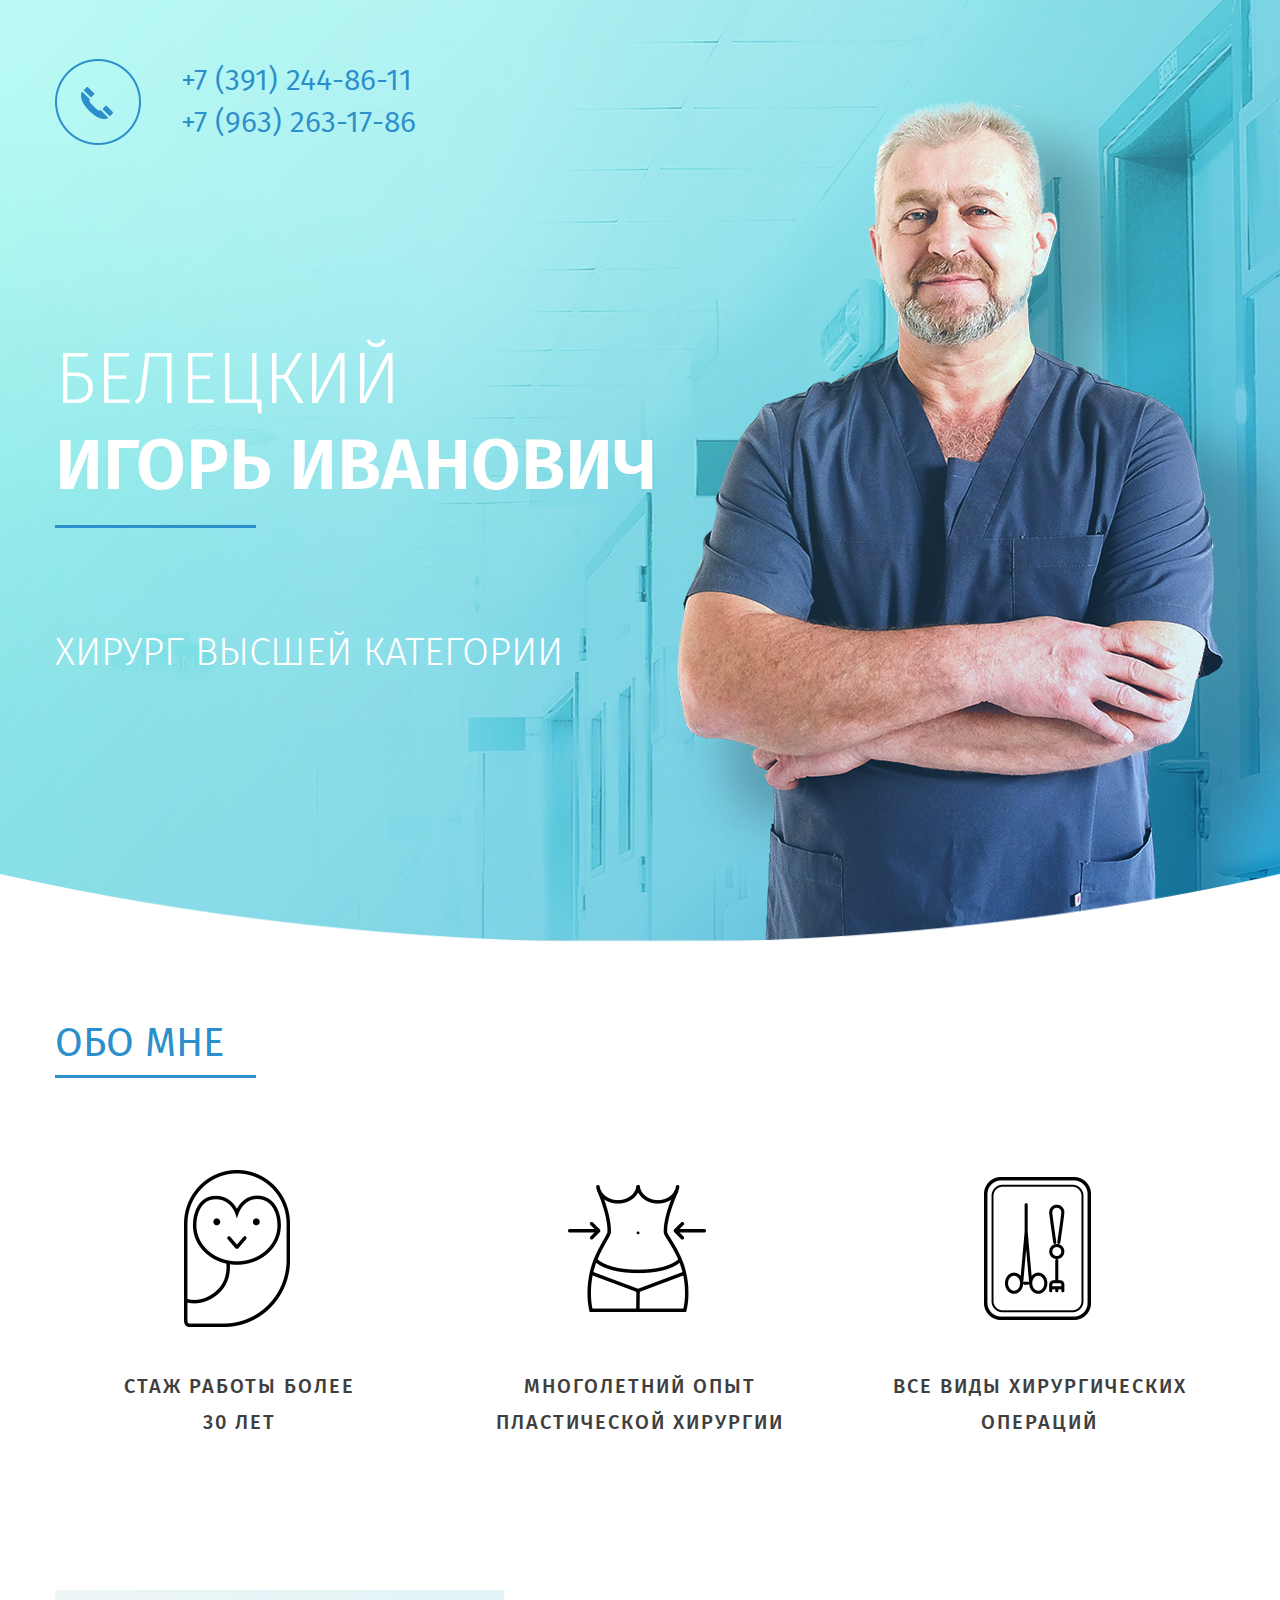
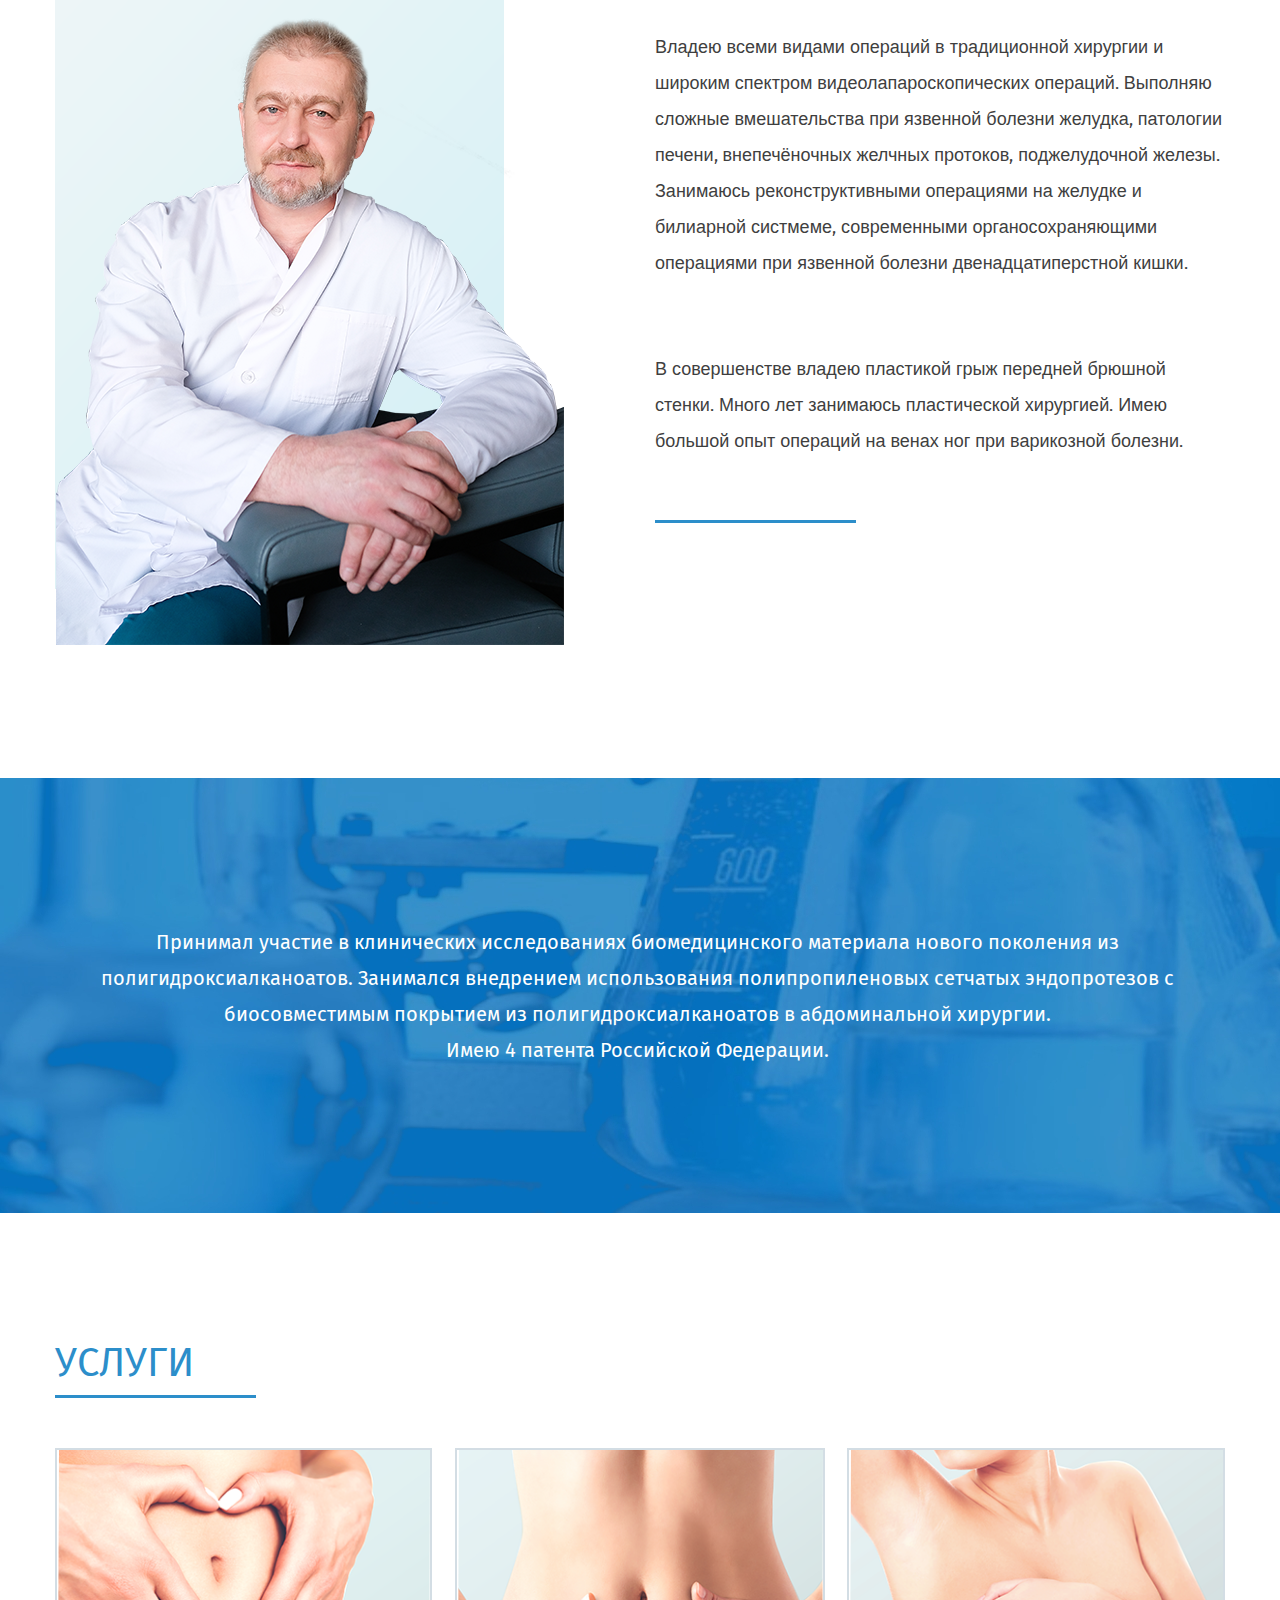
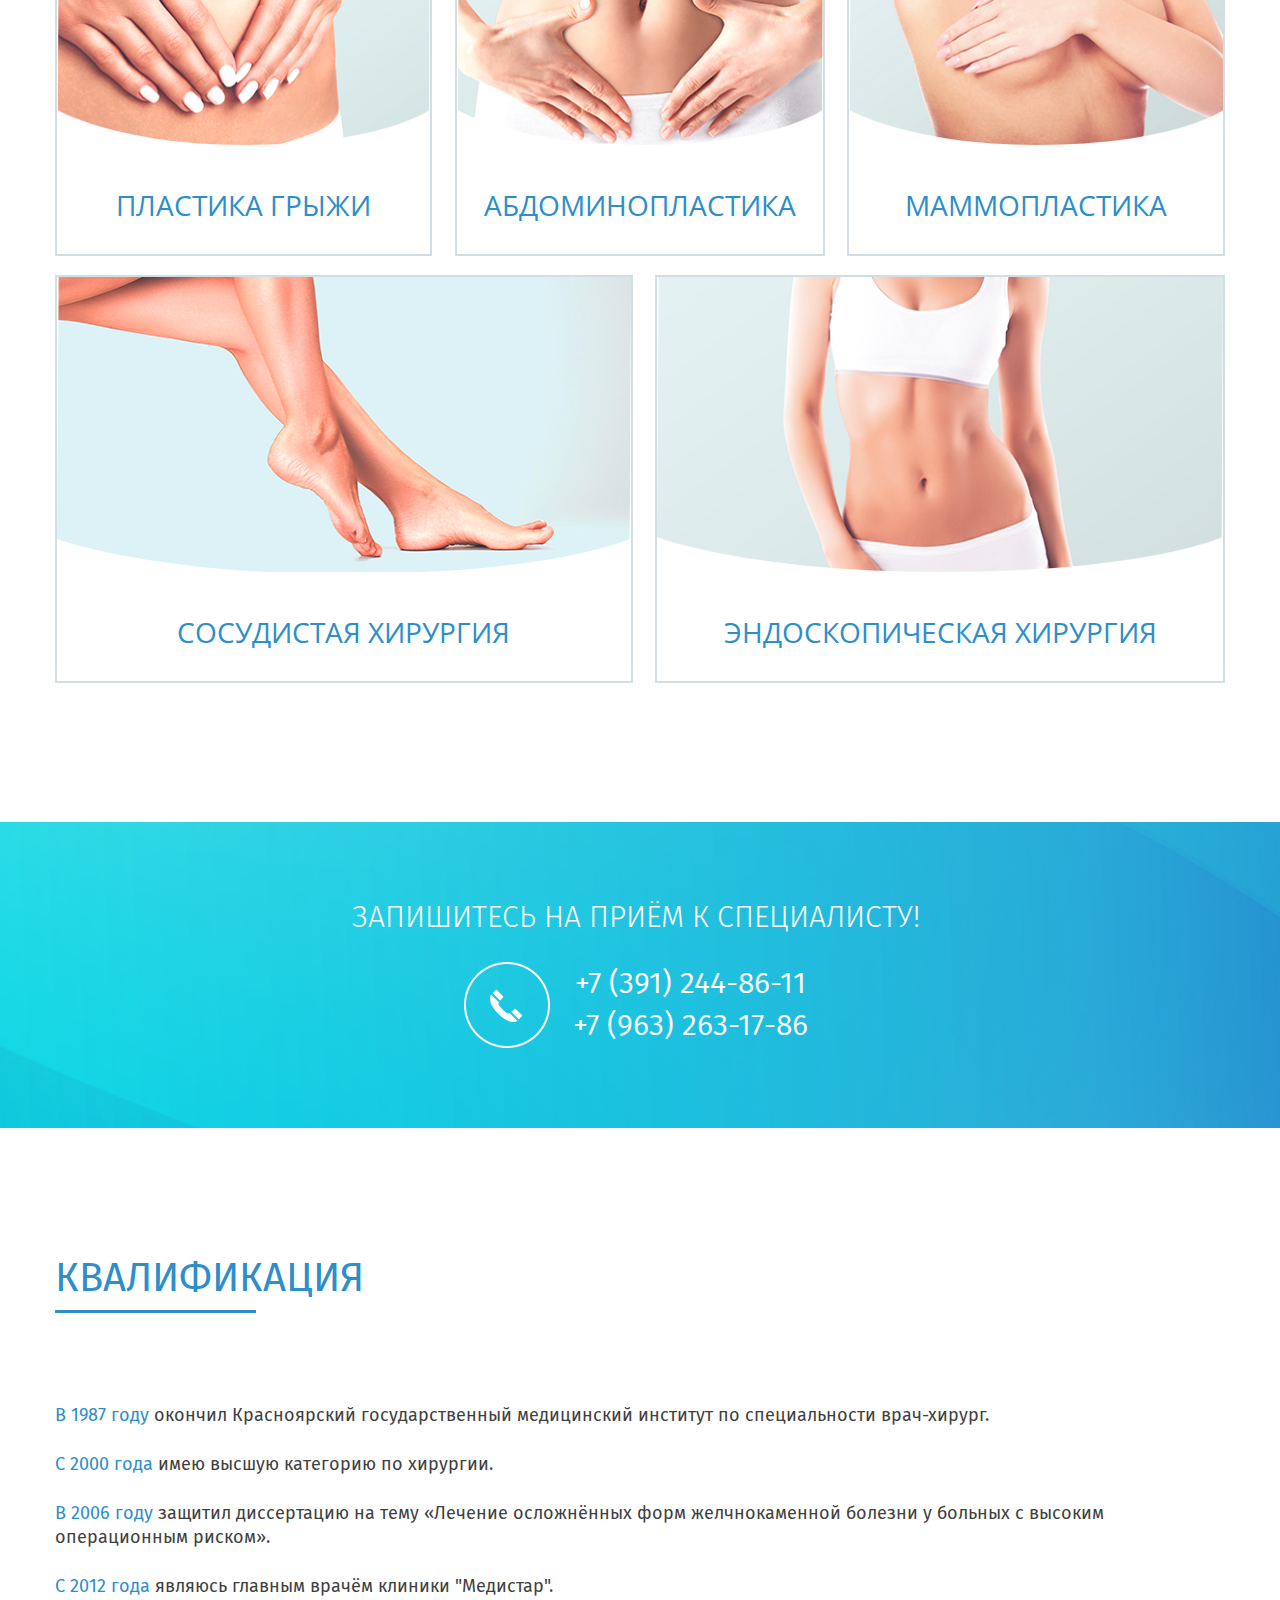
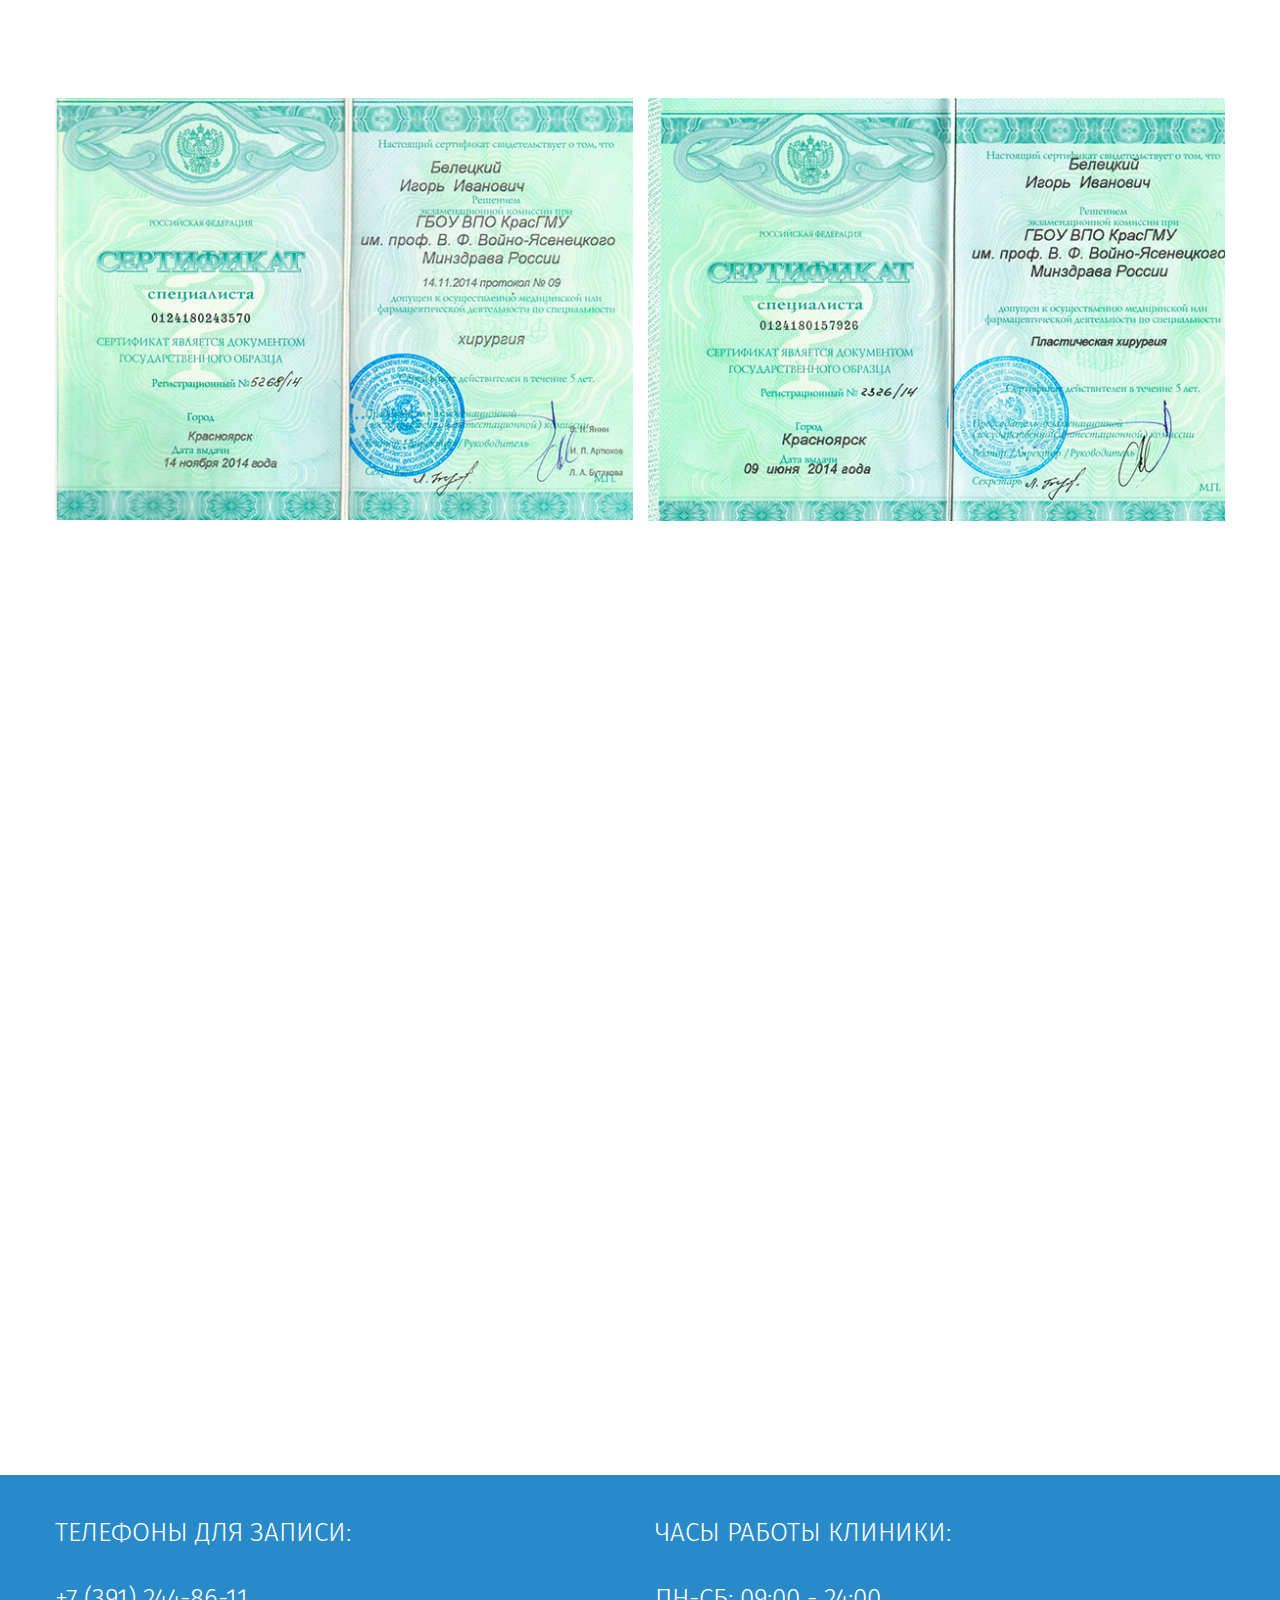
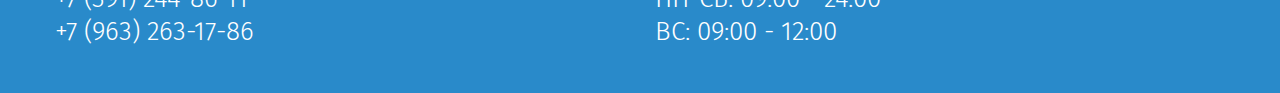
<file: index.html>
<!DOCTYPE html>
<html lang="ru">
<head>
    <meta charset="UTF-8">
    <meta name="viewport" content="width=device-width, initial-scale=1, maximum-scale=1, user-scalable=no">
    <link rel="icon" type="image/png" href="/img/favicon.png" />
    <title>Белецкий Игорь Иванович</title>
    <link rel="stylesheet" href="/css/style.css">
</head>
<body>

<div id="blureble">
    <section class="header">
        <div class="container">
            <div class="row">
                <div class="col-xs-12">
                    <div class="header__phone">
                        <a class="header__phone-link" href="tel:+73912448611">
                            <img  class="header__phone-img" src="/img/icon-phone.png" alt="">
                        </a>
                        <div class="header__phone-numbers">
                            <a href="tel:+73912448611">+7 (391) 244-86-11</a>
                            <a href="tel:+79632631786">+7 (963) 263-17-86</a>
                        </div>
                    </div>
                </div>
                <div class="col-xs-12">
                    <h1 class="header__title"><span>Белецкий</span><br><b>Игорь Иванович</b></h1>
                </div>
                <div class="col-xs-12">
                    <h3 class="header__subtitle">хирург высшей категории</h3>
                </div>
                <img class="header__img" src="/img/img-surgeon.png" alt="">
            </div>
        </div>
        <div class="header__footer"></div>
    </section>

    <section class="about">
        <div class="container">
            <h2>ОБО МНЕ</h2>
            <div class="row about__icons">
                <div class="about__icon col-xs-12 col-sm-4">
                    <div class="about__icon-img-wrap va-helper">
                        <img class="about__icon-img" src="/img/icon-owl.png" alt="">
                    </div>
                    <div class="about__icon-text">
                        Стаж работы более<br>30 лет
                    </div>
                </div>
                <div class="about__icon col-xs-12 col-sm-4">
                    <div class="about__icon-img-wrap va-helper">
                        <img class="about__icon-img" src="/img/icon-body.png" alt="">
                    </div>
                    <div class="about__icon-text">
                        многолетний опыт<br>пластической хирургии
                    </div>
                </div>
                <div class="about__icon col-xs-12 col-sm-4">
                    <div class="about__icon-img-wrap va-helper">
                        <img class="about__icon-img" src="/img/icon-instruments.png" alt="">
                    </div>
                    <div class="about__icon-text">
                        Все виды хирургических<br>операций
                    </div>
                </div>
            </div>
            <div class="row about__info">
                <div class="col-xs-12 col-sm-6">
                    <img class="about__info-img" src="/img/img-about-me.png" alt="">
                </div>
                <div class="col-xs-12 col-sm-6">
                    <div class="about__info-text about__info-text--1">
                        Владею всеми видами операций в традиционной хирургии и широким спектром видеолапароскопических операций. Выполняю сложные вмешательства при язвенной
                        болезни желудка, патологии печени, внепечёночных желчных протоков, поджелудочной железы. Занимаюсь реконструктивными операциями на желудке и билиарной систмеме, современными органосохраняющими операциями при язвенной болезни двенадцатиперстной кишки.
                    </div>
                    <div class="about__info-text about__info-text--2">
                        В совершенстве владею пластикой грыж передней брюшной стенки. Много лет занимаюсь пластической
                        хирургией. Имею большой опыт операций на венах ног при варикозной болезни.
                    </div>
                    <hr>
                </div>
            </div>
        </div>
        <div class="about__panel">
            <div class="container">
                <div class="about__text va-helper">
                <span>
                    Принимал участие в клинических исследованиях биомедицинского материала нового поколения из
                    полигидроксиалканоатов. Занимался внедрением использования полипропиленовых сетчатых эндопротезов с
                    биосовместимым покрытием из полигидроксиалканоатов в абдоминальной хирургии.<br>
                    Имею 4 патента Российской Федерации.
                </span>
                </div>
            </div>
        </div>
    </section>

    <section class="service">
        <div class="container">
            <h2>УСЛУГИ</h2>
            <div class="row service__services">
                <div class="service__item-wrap col-xs-6 col-sm-4 col-half-gutter--right-md col-half-gutter--right-sm col-half-gutter--right-xs">
                    <a href="#" class="service__item" onclick="slideTo(event, 0)">
                        <img class="service__item-img" src="/img/img-service-1.png"/>
                        <div class="service__item-title hidden-xs">Пластика грыжи</div>
                        <div class="service__item-title visible-xs">Пластика<br>грыжи</div>
                    </a>
                </div>
                <div class="service__item-wrap col-xs-6 col-sm-4 col-half-gutter--left-xs">
                    <a href="#" class="service__item" onclick="slideTo(event, 1)">
                        <img class="service__item-img" src="/img/img-service-2.png"/>
                        <div class="service__item-title hidden-xs">Абдоминопластика</div>
                        <div class="service__item-title visible-xs">Абдомино-<br>пластика</div>

                    </a>
                </div>
                <div class="service__item-wrap col-xs-6 col-sm-4 col-half-gutter--left-md col-half-gutter--left-sm col-half-gutter--right-xs">
                    <a href="#" class="service__item" onclick="slideTo(event, 2)">
                        <img class="service__item-img" src="/img/img-service-3.png"/>
                        <div class="service__item-title hidden-xs">Маммопластика</div>
                        <div class="service__item-title visible-xs">Маммо-<br>пластика</div>
                    </a>
                </div>
                <div class="service__item-wrap col-xs-6 col-half-gutter col-half-gutter--right-md col-half-gutter--right-sm col-half-gutter--left-xs">
                    <a href="#" class="service__item" onclick="slideTo(event, 3)">
                        <img class="service__item-img hidden-xs" src="/img/img-service-4.png"/>
                        <img class="service__item-img visible-xs" src="/img/img-service-4-xs.png"/>
                        <div class="service__item-title hidden-xs">Сосудистая хирургия</div>
                        <div class="service__item-title visible-xs">Сосудистая<br>хирургия</div>
                    </a>
                </div>
                <div class="service__item-wrap col-xs-12 col-sm-6 col-half-gutter" onclick="slideTo(event, 4)">
                    <a href="#" class="service__item service__item--big">
                        <img class="service__item-img hidden-xs" src="/img/img-service-5.png"/>
                        <img class="service__item-img service__item-img--big visible-xs" src="/img/img-service-5-xs.png"/>
                        <div class="service__item-title service__item-title--big">Эндоскопическая хирургия</div>
                    </a>
                </div>
            </div>
        </div>
    </section>

    <section class="phone">
        <div class="container">
            <div class="phone__wrap va-helper">
                <div>
                    <div class="phone__title">ЗАПИШИТЕСЬ НА ПРИЁМ к специалисту!</div>
                    <div class="phone__phone">
                        <a class="phone__phone-link" href="tel:+73912448611">
                            <img  class="phone__phone-img" src="/img/icon-phone-white.png" alt="">
                        </a>
                        <div class="phone__phone-numbers">
                            <a href="tel:+73912448611">+7 (391) 244-86-11</a>
                            <a href="tel:+79632631786">+7 (963) 263-17-86</a>
                        </div>
                    </div>
                </div>
            </div>

        </div>
    </section>

    <section class="skill">
        <div class="container">
            <h2>квалификация</h2>

            <ul class="skill__list">
                <li class="skill__item"><span>В 1987 году</span> окончил Красноярский государственный медицинский институт по специальности врач-хирург.</li>
                <li class="skill__item"><span>С 2000 года</span> имею высшую категорию по хирургии.</li>
                <li class="skill__item"><span>В 2006 году</span> защитил диссертацию на тему «Лечение осложнённых форм желчнокаменной болезни у больных с высоким операционным риском».</li>
                <li class="skill__item"><span>С 2012 года</span> являюсь главным врачём клиники "Медистар".</li>
            </ul>
        </div>
        <div class="skill__serts">
            <div class="container">
                <div class="row">
                    <div class="col-xs-12 col-md-6 col-half-gutter--right-md">
                        <img src="/img/img-sert-1.png" alt="">
                    </div>
                    <div class="col-xs-12 col-md-6 col-half-gutter--left-md">
                        <img src="/img/img-sert-2.png" alt="">
                    </div>
                </div>
            </div>
        </div>
    </section>

    <svg version="1.1" class="filter" xmlns="http://www.w3.org/2000/svg">
        <filter id="blur">
            <feGaussianBlur stdDeviation="15"></feGaussianBlur>
        </filter>
    </svg>

    <section class="footer">
        <div class="footer__map__wrapper">
            <iframe id="map" class="footer__map" frameBorder="0" src="https://www.google.com/maps/embed/v1/place?key=AIzaSyC2jBK7dp6rFXZBuMGPod5f7tiNzVq_4Hk&region=ru&zoom=18&q=Медистар, улица Яковлева, Красноярск" allowfullscreen></iframe>
        </div>
        <div class="footer__bottom">
            <div class="container">
                <div class="row">
                    <div class="col-xs-6 footer__col">
                        <div class="footer__col-title">
                            Телефоны для записи:
                        </div>
                        <div class="footer__col-text">
                            <a href="tel:+73912448611">+7 (391) 244-86-11</a>
                            <a href="tel:+79632631786">+7 (963) 263-17-86</a>
                        </div>
                    </div>
                    <div class="col-xs-6 footer__col">
                        <div class="footer__col-title">
                            Часы работы клиники:
                        </div>
                        <div class="footer__col-text">
                            <span>пн-сб: 09:00 - 24:00</span>
                            <span>вс: 09:00 - 12:00</span>
                        </div>
                    </div>
                </div>
            </div>
        </div>
    </section>
</div>

<div id="serviceModal" class="modal fade" role="dialog">
    <div class="modal-dialog va-helper">
        <div class="modal-over">
            <div class="container">
                <div class="modal-content">
                    <button class="slider__arrow slider__arrow--prev">
                        <img class="slider__arrow-img" src="/img/icon-arrow-prev.png" alt="">
                        <img class="slider__arrow-img--active" src="/img/icon-arrow-prev--active.png" alt="">
                    </button>
                    <button class="slider__arrow slider__arrow--next">
                        <img class="slider__arrow-img" src="/img/icon-arrow-next.png" alt="">
                        <img class="slider__arrow-img--active" src="/img/icon-arrow-next--active.png" alt="">
                    </button>
                    <div class="modal-window">
                        <button type="button" class="close modal-close-btn" data-dismiss="modal">
                            <img src="/img/icon-close.png" alt="">
                        </button>

                        <div class="slider">
                            <div class="slider__item">
                                <div class="slider__img">
                                    <img src="/img/img-slider-1-md.png" alt="">
                                    <hr class="slider__hr">
                                </div>
                                <div class="slider__text">
                                    <div class="slider__text-title">
                                        Пластика грыжи
                                    </div>
                                    <div class="slider__text-info">
                                        Пластика пупочной грыжи, грыж белой линии живота сетчатым эндопротезом через
                                        малозаметный разрез в пупке. Пластика паховых грыж сетчатым эндопротезом небольшим
                                        паховым доступом. Пребывание в стационаре менее суток.<br>
                                        Пластика послеоперационных вентральных грыж по оригинальной методике с целью
                                        уменьшения  реабилитационного периода. Нахождение в клинике 2-3 дня.
                                    </div>

                                    <div class="slider__text-footer">
                                        ЗАПИШИТЕСЬ НА ПРИЁМ к специалисту:
                                        <a href="tel:+73912448611" class="slider__text-link slider__text-link--first">+7 (391) 244-86-11</a>
                                        <a href="tel:+79632631786" class="slider__text-link">+7 (963) 263-17-86</a>
                                    </div>
                                </div>
                            </div>

                            <div class="slider__item">
                                <div class="slider__img">
                                    <img src="/img/img-slider-2-md.png" alt="">
                                    <hr class="slider__hr">
                                </div>
                                <div class="slider__text">
                                    <div class="slider__text-title">
                                        Абдоминопластика
                                    </div>
                                    <div class="slider__text-info">
                                        Ушивание диастаза прямых мышц живота с пупочной грыжей или без неё из малозаметного
                                        внутрипупочного разреза с липосакцией или без.<br>
                                        Иссечение избытка кожи живота с перемещением пупка или без, с укреплением апоневроза.
                                    </div>

                                    <div class="slider__text-footer">
                                        ЗАПИШИТЕСЬ НА ПРИЁМ к специалисту:
                                        <a href="tel:+73912448611" class="slider__text-link slider__text-link--first">+7 (391) 244-86-11</a>
                                        <a href="tel:+79632631786" class="slider__text-link">+7 (963) 263-17-86</a>
                                    </div>
                                </div>
                            </div>

                            <div class="slider__item">
                                <div class="slider__img">
                                    <img src="/img/img-slider-3-md.png" alt="">
                                    <hr class="slider__hr">
                                </div>
                                <div class="slider__text">
                                    <div class="slider__text-title">
                                        Маммопластика
                                    </div>
                                    <div class="slider__text-info">
                                        Увеличение молочных желез — установка имплантов.<br>
                                        Редукционная маммопластика —  уменьшение молочной железы с улучшением её формы.<br>
                                        Маммопексия — улучшение формы молочной железы при её опущении без применения имплантов или с ними.
                                    </div>

                                    <div class="slider__text-footer">
                                        ЗАПИШИТЕСЬ НА ПРИЁМ к специалисту:
                                        <a href="tel:+73912448611" class="slider__text-link slider__text-link--first">+7 (391) 244-86-11</a>
                                        <a href="tel:+79632631786" class="slider__text-link">+7 (963) 263-17-86</a>
                                    </div>
                                </div>
                            </div>

                            <div class="slider__item">
                                <div class="slider__img">
                                    <img src="/img/img-slider-4-md.png" alt="">
                                    <hr class="slider__hr">
                                </div>
                                <div class="slider__text">
                                    <div class="slider__text-title">
                                        Сосудистая хирургия
                                    </div>
                                    <div class="slider__text-info">
                                        Косметическая флебэктомия — удаление варикозно измененных вен из малых разрезов.
                                    </div>

                                    <div class="slider__text-footer">
                                        ЗАПИШИТЕСЬ НА ПРИЁМ к специалисту:
                                        <a href="tel:+73912448611" class="slider__text-link slider__text-link--first">+7 (391) 244-86-11</a>
                                        <a href="tel:+79632631786" class="slider__text-link">+7 (963) 263-17-86</a>
                                    </div>
                                </div>
                            </div>

                            <div class="slider__item">
                                <div class="slider__img">
                                    <img src="/img/img-slider-5-md.png" alt="">
                                    <hr class="slider__hr">
                                </div>
                                <div class="slider__text">
                                    <div class="slider__text-title">
                                        Эндоскопическая хирургия
                                    </div>
                                    <div class="slider__text-info">
                                        Удаление желчного пузыря лапароскопическим доступом даже при условии острого холецистита.
                                        Нахождение в клинике 1-2 дня.<br>
                                        Иссечение эпителиально-копчикового хода по оригинальной методике, позволяющей
                                        пациенту вставать и двигаться через 6-12 часов после операции. Нахождение в
                                        клинике не более суток. Сокращение реабилитационного периода до 2-3 недель.
                                    </div>

                                    <div class="slider__text-footer">
                                        ЗАПИШИТЕСЬ НА ПРИЁМ к специалисту:
                                        <a href="tel:+73912448611" class="slider__text-link slider__text-link--first">+7 (391) 244-86-11</a>
                                        <a href="tel:+79632631786" class="slider__text-link">+7 (963) 263-17-86</a>
                                    </div>
                                </div>
                            </div>
                        </div>

                        <div class="slider__dots"></div>
                    </div>
                </div>
            </div>
        </div>
    </div>
</div>

<script src="/js/jquery.min.js"></script>
<script src="/js/bootstrap.js"></script>
<script src="/js/slick.min.js"></script>
<script src="/js/script.js"></script>

<!-- Yandex.Metrika counter --> <script type="text/javascript" > (function(m,e,t,r,i,k,a){m[i]=m[i]||function(){(m[i].a=m[i].a||[]).push(arguments)}; m[i].l=1*new Date();k=e.createElement(t),a=e.getElementsByTagName(t)[0],k.async=1,k.src=r,a.parentNode.insertBefore(k,a)}) (window, document, "script", "https://mc.yandex.ru/metrika/tag.js", "ym"); ym(52117360, "init", { id:52117360, clickmap:true, trackLinks:true, accurateTrackBounce:true, webvisor:true }); </script> <noscript><div><img src="https://mc.yandex.ru/watch/52117360" style="position:absolute; left:-9999px;" alt="" /></div></noscript> <!-- /Yandex.Metrika counter -->

</body>
</html>
</file>
<file: css/style.css>
@charset "UTF-8";
/*
 * BOOTSTRAP
 */
/*
 * my vars
 */
@import url("https://fonts.googleapis.com/css?family=Open+Sans&subset=cyrillic");
@import url("https://fonts.googleapis.com/css?family=Fira+Sans:100,100i,200,200i,300,300i,400,400i,500,500i,600,600i,700,700i,800,800i,900,900i&subset=cyrillic,cyrillic-ext");
@font-face {
  font-family: 'Fira Sans Book';
  src: url("../fonts/firasans-book-webfont.woff2") format("woff2"), url("../fonts/firasans-book-webfont.woff") format("woff"), url("../fonts/FiraSans-Book.otf") format("opentype");
  font-weight: normal;
  font-style: normal; }

/*!
 * Bootstrap v3.3.7 (http://getbootstrap.com)
 * Copyright 2011-2016 Twitter, Inc.
 * Licensed under MIT (https://github.com/twbs/bootstrap/blob/master/LICENSE)
 */
/*! normalize.css v3.0.3 | MIT License | github.com/necolas/normalize.css */
html {
  font-family: sans-serif;
  -ms-text-size-adjust: 100%;
  -webkit-text-size-adjust: 100%; }

body {
  margin: 0; }

article,
aside,
details,
figcaption,
figure,
footer,
header,
hgroup,
main,
menu,
nav,
section,
summary {
  display: block; }

audio,
canvas,
progress,
video {
  display: inline-block;
  vertical-align: baseline; }

audio:not([controls]) {
  display: none;
  height: 0; }

[hidden],
template {
  display: none; }

a {
  background-color: transparent; }

a:active,
a:hover {
  outline: 0; }

abbr[title] {
  border-bottom: 1px dotted; }

b,
strong {
  font-weight: bold; }

dfn {
  font-style: italic; }

h1 {
  font-size: 2em;
  margin: 0.67em 0; }

mark {
  background: #ff0;
  color: #000; }

small {
  font-size: 80%; }

sub,
sup {
  font-size: 75%;
  line-height: 0;
  position: relative;
  vertical-align: baseline; }

sup {
  top: -0.5em; }

sub {
  bottom: -0.25em; }

img {
  border: 0; }

svg:not(:root) {
  overflow: hidden; }

figure {
  margin: 1em 40px; }

hr {
  -webkit-box-sizing: content-box;
          box-sizing: content-box;
  height: 0; }

pre {
  overflow: auto; }

code,
kbd,
pre,
samp {
  font-family: monospace, monospace;
  font-size: 1em; }

button,
input,
optgroup,
select,
textarea {
  color: inherit;
  font: inherit;
  margin: 0; }

button {
  overflow: visible; }

button,
select {
  text-transform: none; }

button,
html input[type="button"],
input[type="reset"],
input[type="submit"] {
  -webkit-appearance: button;
  cursor: pointer; }

button[disabled],
html input[disabled] {
  cursor: default; }

button::-moz-focus-inner,
input::-moz-focus-inner {
  border: 0;
  padding: 0; }

input {
  line-height: normal; }

input[type="checkbox"],
input[type="radio"] {
  -webkit-box-sizing: border-box;
          box-sizing: border-box;
  padding: 0; }

input[type="number"]::-webkit-inner-spin-button,
input[type="number"]::-webkit-outer-spin-button {
  height: auto; }

input[type="search"] {
  -webkit-appearance: textfield;
  -webkit-box-sizing: content-box;
          box-sizing: content-box; }

input[type="search"]::-webkit-search-cancel-button,
input[type="search"]::-webkit-search-decoration {
  -webkit-appearance: none; }

fieldset {
  border: 1px solid #c0c0c0;
  margin: 0 2px;
  padding: 0.35em 0.625em 0.75em; }

legend {
  border: 0;
  padding: 0; }

textarea {
  overflow: auto; }

optgroup {
  font-weight: bold; }

table {
  border-collapse: collapse;
  border-spacing: 0; }

td,
th {
  padding: 0; }

/*! Source: https://github.com/h5bp/html5-boilerplate/blob/master/src/css/main.css */
@media print {
  *,
  *:before,
  *:after {
    background: transparent !important;
    color: #000 !important;
    -webkit-box-shadow: none !important;
            box-shadow: none !important;
    text-shadow: none !important; }
  a,
  a:visited {
    text-decoration: underline; }
  a[href]:after {
    content: " (" attr(href) ")"; }
  abbr[title]:after {
    content: " (" attr(title) ")"; }
  a[href^="#"]:after,
  a[href^="javascript:"]:after {
    content: ""; }
  pre,
  blockquote {
    border: 1px solid #999;
    page-break-inside: avoid; }
  thead {
    display: table-header-group; }
  tr,
  img {
    page-break-inside: avoid; }
  img {
    max-width: 100% !important; }
  p,
  h2,
  h3 {
    orphans: 3;
    widows: 3; }
  h2,
  h3 {
    page-break-after: avoid; }
  .navbar {
    display: none; }
  .btn > .caret,
  .dropup > .btn > .caret {
    border-top-color: #000 !important; }
  .label {
    border: 1px solid #000; }
  .table {
    border-collapse: collapse !important; }
    .table td,
    .table th {
      background-color: #fff !important; }
  .table-bordered th,
  .table-bordered td {
    border: 1px solid #ddd !important; } }

@font-face {
  font-family: 'Glyphicons Halflings';
  src: url("../fonts/bootstrap/glyphicons-halflings-regular.eot");
  src: url("../fonts/bootstrap/glyphicons-halflings-regular.eot?#iefix") format("embedded-opentype"), url("../fonts/bootstrap/glyphicons-halflings-regular.woff2") format("woff2"), url("../fonts/bootstrap/glyphicons-halflings-regular.woff") format("woff"), url("../fonts/bootstrap/glyphicons-halflings-regular.ttf") format("truetype"), url("../fonts/bootstrap/glyphicons-halflings-regular.svg#glyphicons_halflingsregular") format("svg"); }

.glyphicon {
  position: relative;
  top: 1px;
  display: inline-block;
  font-family: 'Glyphicons Halflings';
  font-style: normal;
  font-weight: normal;
  line-height: 1;
  -webkit-font-smoothing: antialiased;
  -moz-osx-font-smoothing: grayscale; }

.glyphicon-asterisk:before {
  content: "\002a"; }

.glyphicon-plus:before {
  content: "\002b"; }

.glyphicon-euro:before,
.glyphicon-eur:before {
  content: "\20ac"; }

.glyphicon-minus:before {
  content: "\2212"; }

.glyphicon-cloud:before {
  content: "\2601"; }

.glyphicon-envelope:before {
  content: "\2709"; }

.glyphicon-pencil:before {
  content: "\270f"; }

.glyphicon-glass:before {
  content: "\e001"; }

.glyphicon-music:before {
  content: "\e002"; }

.glyphicon-search:before {
  content: "\e003"; }

.glyphicon-heart:before {
  content: "\e005"; }

.glyphicon-star:before {
  content: "\e006"; }

.glyphicon-star-empty:before {
  content: "\e007"; }

.glyphicon-user:before {
  content: "\e008"; }

.glyphicon-film:before {
  content: "\e009"; }

.glyphicon-th-large:before {
  content: "\e010"; }

.glyphicon-th:before {
  content: "\e011"; }

.glyphicon-th-list:before {
  content: "\e012"; }

.glyphicon-ok:before {
  content: "\e013"; }

.glyphicon-remove:before {
  content: "\e014"; }

.glyphicon-zoom-in:before {
  content: "\e015"; }

.glyphicon-zoom-out:before {
  content: "\e016"; }

.glyphicon-off:before {
  content: "\e017"; }

.glyphicon-signal:before {
  content: "\e018"; }

.glyphicon-cog:before {
  content: "\e019"; }

.glyphicon-trash:before {
  content: "\e020"; }

.glyphicon-home:before {
  content: "\e021"; }

.glyphicon-file:before {
  content: "\e022"; }

.glyphicon-time:before {
  content: "\e023"; }

.glyphicon-road:before {
  content: "\e024"; }

.glyphicon-download-alt:before {
  content: "\e025"; }

.glyphicon-download:before {
  content: "\e026"; }

.glyphicon-upload:before {
  content: "\e027"; }

.glyphicon-inbox:before {
  content: "\e028"; }

.glyphicon-play-circle:before {
  content: "\e029"; }

.glyphicon-repeat:before {
  content: "\e030"; }

.glyphicon-refresh:before {
  content: "\e031"; }

.glyphicon-list-alt:before {
  content: "\e032"; }

.glyphicon-lock:before {
  content: "\e033"; }

.glyphicon-flag:before {
  content: "\e034"; }

.glyphicon-headphones:before {
  content: "\e035"; }

.glyphicon-volume-off:before {
  content: "\e036"; }

.glyphicon-volume-down:before {
  content: "\e037"; }

.glyphicon-volume-up:before {
  content: "\e038"; }

.glyphicon-qrcode:before {
  content: "\e039"; }

.glyphicon-barcode:before {
  content: "\e040"; }

.glyphicon-tag:before {
  content: "\e041"; }

.glyphicon-tags:before {
  content: "\e042"; }

.glyphicon-book:before {
  content: "\e043"; }

.glyphicon-bookmark:before {
  content: "\e044"; }

.glyphicon-print:before {
  content: "\e045"; }

.glyphicon-camera:before {
  content: "\e046"; }

.glyphicon-font:before {
  content: "\e047"; }

.glyphicon-bold:before {
  content: "\e048"; }

.glyphicon-italic:before {
  content: "\e049"; }

.glyphicon-text-height:before {
  content: "\e050"; }

.glyphicon-text-width:before {
  content: "\e051"; }

.glyphicon-align-left:before {
  content: "\e052"; }

.glyphicon-align-center:before {
  content: "\e053"; }

.glyphicon-align-right:before {
  content: "\e054"; }

.glyphicon-align-justify:before {
  content: "\e055"; }

.glyphicon-list:before {
  content: "\e056"; }

.glyphicon-indent-left:before {
  content: "\e057"; }

.glyphicon-indent-right:before {
  content: "\e058"; }

.glyphicon-facetime-video:before {
  content: "\e059"; }

.glyphicon-picture:before {
  content: "\e060"; }

.glyphicon-map-marker:before {
  content: "\e062"; }

.glyphicon-adjust:before {
  content: "\e063"; }

.glyphicon-tint:before {
  content: "\e064"; }

.glyphicon-edit:before {
  content: "\e065"; }

.glyphicon-share:before {
  content: "\e066"; }

.glyphicon-check:before {
  content: "\e067"; }

.glyphicon-move:before {
  content: "\e068"; }

.glyphicon-step-backward:before {
  content: "\e069"; }

.glyphicon-fast-backward:before {
  content: "\e070"; }

.glyphicon-backward:before {
  content: "\e071"; }

.glyphicon-play:before {
  content: "\e072"; }

.glyphicon-pause:before {
  content: "\e073"; }

.glyphicon-stop:before {
  content: "\e074"; }

.glyphicon-forward:before {
  content: "\e075"; }

.glyphicon-fast-forward:before {
  content: "\e076"; }

.glyphicon-step-forward:before {
  content: "\e077"; }

.glyphicon-eject:before {
  content: "\e078"; }

.glyphicon-chevron-left:before {
  content: "\e079"; }

.glyphicon-chevron-right:before {
  content: "\e080"; }

.glyphicon-plus-sign:before {
  content: "\e081"; }

.glyphicon-minus-sign:before {
  content: "\e082"; }

.glyphicon-remove-sign:before {
  content: "\e083"; }

.glyphicon-ok-sign:before {
  content: "\e084"; }

.glyphicon-question-sign:before {
  content: "\e085"; }

.glyphicon-info-sign:before {
  content: "\e086"; }

.glyphicon-screenshot:before {
  content: "\e087"; }

.glyphicon-remove-circle:before {
  content: "\e088"; }

.glyphicon-ok-circle:before {
  content: "\e089"; }

.glyphicon-ban-circle:before {
  content: "\e090"; }

.glyphicon-arrow-left:before {
  content: "\e091"; }

.glyphicon-arrow-right:before {
  content: "\e092"; }

.glyphicon-arrow-up:before {
  content: "\e093"; }

.glyphicon-arrow-down:before {
  content: "\e094"; }

.glyphicon-share-alt:before {
  content: "\e095"; }

.glyphicon-resize-full:before {
  content: "\e096"; }

.glyphicon-resize-small:before {
  content: "\e097"; }

.glyphicon-exclamation-sign:before {
  content: "\e101"; }

.glyphicon-gift:before {
  content: "\e102"; }

.glyphicon-leaf:before {
  content: "\e103"; }

.glyphicon-fire:before {
  content: "\e104"; }

.glyphicon-eye-open:before {
  content: "\e105"; }

.glyphicon-eye-close:before {
  content: "\e106"; }

.glyphicon-warning-sign:before {
  content: "\e107"; }

.glyphicon-plane:before {
  content: "\e108"; }

.glyphicon-calendar:before {
  content: "\e109"; }

.glyphicon-random:before {
  content: "\e110"; }

.glyphicon-comment:before {
  content: "\e111"; }

.glyphicon-magnet:before {
  content: "\e112"; }

.glyphicon-chevron-up:before {
  content: "\e113"; }

.glyphicon-chevron-down:before {
  content: "\e114"; }

.glyphicon-retweet:before {
  content: "\e115"; }

.glyphicon-shopping-cart:before {
  content: "\e116"; }

.glyphicon-folder-close:before {
  content: "\e117"; }

.glyphicon-folder-open:before {
  content: "\e118"; }

.glyphicon-resize-vertical:before {
  content: "\e119"; }

.glyphicon-resize-horizontal:before {
  content: "\e120"; }

.glyphicon-hdd:before {
  content: "\e121"; }

.glyphicon-bullhorn:before {
  content: "\e122"; }

.glyphicon-bell:before {
  content: "\e123"; }

.glyphicon-certificate:before {
  content: "\e124"; }

.glyphicon-thumbs-up:before {
  content: "\e125"; }

.glyphicon-thumbs-down:before {
  content: "\e126"; }

.glyphicon-hand-right:before {
  content: "\e127"; }

.glyphicon-hand-left:before {
  content: "\e128"; }

.glyphicon-hand-up:before {
  content: "\e129"; }

.glyphicon-hand-down:before {
  content: "\e130"; }

.glyphicon-circle-arrow-right:before {
  content: "\e131"; }

.glyphicon-circle-arrow-left:before {
  content: "\e132"; }

.glyphicon-circle-arrow-up:before {
  content: "\e133"; }

.glyphicon-circle-arrow-down:before {
  content: "\e134"; }

.glyphicon-globe:before {
  content: "\e135"; }

.glyphicon-wrench:before {
  content: "\e136"; }

.glyphicon-tasks:before {
  content: "\e137"; }

.glyphicon-filter:before {
  content: "\e138"; }

.glyphicon-briefcase:before {
  content: "\e139"; }

.glyphicon-fullscreen:before {
  content: "\e140"; }

.glyphicon-dashboard:before {
  content: "\e141"; }

.glyphicon-paperclip:before {
  content: "\e142"; }

.glyphicon-heart-empty:before {
  content: "\e143"; }

.glyphicon-link:before {
  content: "\e144"; }

.glyphicon-phone:before {
  content: "\e145"; }

.glyphicon-pushpin:before {
  content: "\e146"; }

.glyphicon-usd:before {
  content: "\e148"; }

.glyphicon-gbp:before {
  content: "\e149"; }

.glyphicon-sort:before {
  content: "\e150"; }

.glyphicon-sort-by-alphabet:before {
  content: "\e151"; }

.glyphicon-sort-by-alphabet-alt:before {
  content: "\e152"; }

.glyphicon-sort-by-order:before {
  content: "\e153"; }

.glyphicon-sort-by-order-alt:before {
  content: "\e154"; }

.glyphicon-sort-by-attributes:before {
  content: "\e155"; }

.glyphicon-sort-by-attributes-alt:before {
  content: "\e156"; }

.glyphicon-unchecked:before {
  content: "\e157"; }

.glyphicon-expand:before {
  content: "\e158"; }

.glyphicon-collapse-down:before {
  content: "\e159"; }

.glyphicon-collapse-up:before {
  content: "\e160"; }

.glyphicon-log-in:before {
  content: "\e161"; }

.glyphicon-flash:before {
  content: "\e162"; }

.glyphicon-log-out:before {
  content: "\e163"; }

.glyphicon-new-window:before {
  content: "\e164"; }

.glyphicon-record:before {
  content: "\e165"; }

.glyphicon-save:before {
  content: "\e166"; }

.glyphicon-open:before {
  content: "\e167"; }

.glyphicon-saved:before {
  content: "\e168"; }

.glyphicon-import:before {
  content: "\e169"; }

.glyphicon-export:before {
  content: "\e170"; }

.glyphicon-send:before {
  content: "\e171"; }

.glyphicon-floppy-disk:before {
  content: "\e172"; }

.glyphicon-floppy-saved:before {
  content: "\e173"; }

.glyphicon-floppy-remove:before {
  content: "\e174"; }

.glyphicon-floppy-save:before {
  content: "\e175"; }

.glyphicon-floppy-open:before {
  content: "\e176"; }

.glyphicon-credit-card:before {
  content: "\e177"; }

.glyphicon-transfer:before {
  content: "\e178"; }

.glyphicon-cutlery:before {
  content: "\e179"; }

.glyphicon-header:before {
  content: "\e180"; }

.glyphicon-compressed:before {
  content: "\e181"; }

.glyphicon-earphone:before {
  content: "\e182"; }

.glyphicon-phone-alt:before {
  content: "\e183"; }

.glyphicon-tower:before {
  content: "\e184"; }

.glyphicon-stats:before {
  content: "\e185"; }

.glyphicon-sd-video:before {
  content: "\e186"; }

.glyphicon-hd-video:before {
  content: "\e187"; }

.glyphicon-subtitles:before {
  content: "\e188"; }

.glyphicon-sound-stereo:before {
  content: "\e189"; }

.glyphicon-sound-dolby:before {
  content: "\e190"; }

.glyphicon-sound-5-1:before {
  content: "\e191"; }

.glyphicon-sound-6-1:before {
  content: "\e192"; }

.glyphicon-sound-7-1:before {
  content: "\e193"; }

.glyphicon-copyright-mark:before {
  content: "\e194"; }

.glyphicon-registration-mark:before {
  content: "\e195"; }

.glyphicon-cloud-download:before {
  content: "\e197"; }

.glyphicon-cloud-upload:before {
  content: "\e198"; }

.glyphicon-tree-conifer:before {
  content: "\e199"; }

.glyphicon-tree-deciduous:before {
  content: "\e200"; }

.glyphicon-cd:before {
  content: "\e201"; }

.glyphicon-save-file:before {
  content: "\e202"; }

.glyphicon-open-file:before {
  content: "\e203"; }

.glyphicon-level-up:before {
  content: "\e204"; }

.glyphicon-copy:before {
  content: "\e205"; }

.glyphicon-paste:before {
  content: "\e206"; }

.glyphicon-alert:before {
  content: "\e209"; }

.glyphicon-equalizer:before {
  content: "\e210"; }

.glyphicon-king:before {
  content: "\e211"; }

.glyphicon-queen:before {
  content: "\e212"; }

.glyphicon-pawn:before {
  content: "\e213"; }

.glyphicon-bishop:before {
  content: "\e214"; }

.glyphicon-knight:before {
  content: "\e215"; }

.glyphicon-baby-formula:before {
  content: "\e216"; }

.glyphicon-tent:before {
  content: "\26fa"; }

.glyphicon-blackboard:before {
  content: "\e218"; }

.glyphicon-bed:before {
  content: "\e219"; }

.glyphicon-apple:before {
  content: "\f8ff"; }

.glyphicon-erase:before {
  content: "\e221"; }

.glyphicon-hourglass:before {
  content: "\231b"; }

.glyphicon-lamp:before {
  content: "\e223"; }

.glyphicon-duplicate:before {
  content: "\e224"; }

.glyphicon-piggy-bank:before {
  content: "\e225"; }

.glyphicon-scissors:before {
  content: "\e226"; }

.glyphicon-bitcoin:before {
  content: "\e227"; }

.glyphicon-btc:before {
  content: "\e227"; }

.glyphicon-xbt:before {
  content: "\e227"; }

.glyphicon-yen:before {
  content: "\00a5"; }

.glyphicon-jpy:before {
  content: "\00a5"; }

.glyphicon-ruble:before {
  content: "\20bd"; }

.glyphicon-rub:before {
  content: "\20bd"; }

.glyphicon-scale:before {
  content: "\e230"; }

.glyphicon-ice-lolly:before {
  content: "\e231"; }

.glyphicon-ice-lolly-tasted:before {
  content: "\e232"; }

.glyphicon-education:before {
  content: "\e233"; }

.glyphicon-option-horizontal:before {
  content: "\e234"; }

.glyphicon-option-vertical:before {
  content: "\e235"; }

.glyphicon-menu-hamburger:before {
  content: "\e236"; }

.glyphicon-modal-window:before {
  content: "\e237"; }

.glyphicon-oil:before {
  content: "\e238"; }

.glyphicon-grain:before {
  content: "\e239"; }

.glyphicon-sunglasses:before {
  content: "\e240"; }

.glyphicon-text-size:before {
  content: "\e241"; }

.glyphicon-text-color:before {
  content: "\e242"; }

.glyphicon-text-background:before {
  content: "\e243"; }

.glyphicon-object-align-top:before {
  content: "\e244"; }

.glyphicon-object-align-bottom:before {
  content: "\e245"; }

.glyphicon-object-align-horizontal:before {
  content: "\e246"; }

.glyphicon-object-align-left:before {
  content: "\e247"; }

.glyphicon-object-align-vertical:before {
  content: "\e248"; }

.glyphicon-object-align-right:before {
  content: "\e249"; }

.glyphicon-triangle-right:before {
  content: "\e250"; }

.glyphicon-triangle-left:before {
  content: "\e251"; }

.glyphicon-triangle-bottom:before {
  content: "\e252"; }

.glyphicon-triangle-top:before {
  content: "\e253"; }

.glyphicon-console:before {
  content: "\e254"; }

.glyphicon-superscript:before {
  content: "\e255"; }

.glyphicon-subscript:before {
  content: "\e256"; }

.glyphicon-menu-left:before {
  content: "\e257"; }

.glyphicon-menu-right:before {
  content: "\e258"; }

.glyphicon-menu-down:before {
  content: "\e259"; }

.glyphicon-menu-up:before {
  content: "\e260"; }

* {
  -webkit-box-sizing: border-box;
  box-sizing: border-box; }

*:before,
*:after {
  -webkit-box-sizing: border-box;
  box-sizing: border-box; }

html {
  font-size: 10px;
  -webkit-tap-highlight-color: transparent; }

body {
  font-family: "Helvetica Neue", Helvetica, Arial, sans-serif;
  font-size: 14px;
  line-height: 1.42857;
  color: #333333;
  background-color: #fff; }

input,
button,
select,
textarea {
  font-family: inherit;
  font-size: inherit;
  line-height: inherit; }

a {
  color: #337ab7;
  text-decoration: none; }
  a:hover, a:focus {
    color: #23527c;
    text-decoration: underline; }
  a:focus {
    outline: 5px auto -webkit-focus-ring-color;
    outline-offset: -2px; }

figure {
  margin: 0; }

img {
  vertical-align: middle; }

.img-responsive {
  display: block;
  max-width: 100%;
  height: auto; }

.img-rounded {
  border-radius: 6px; }

.img-thumbnail {
  padding: 4px;
  line-height: 1.42857;
  background-color: #fff;
  border: 1px solid #ddd;
  border-radius: 4px;
  -webkit-transition: all 0.2s ease-in-out;
  transition: all 0.2s ease-in-out;
  display: inline-block;
  max-width: 100%;
  height: auto; }

.img-circle {
  border-radius: 50%; }

hr {
  margin-top: 20px;
  margin-bottom: 20px;
  border: 0;
  border-top: 1px solid #eeeeee; }

.sr-only {
  position: absolute;
  width: 1px;
  height: 1px;
  margin: -1px;
  padding: 0;
  overflow: hidden;
  clip: rect(0, 0, 0, 0);
  border: 0; }

.sr-only-focusable:active, .sr-only-focusable:focus {
  position: static;
  width: auto;
  height: auto;
  margin: 0;
  overflow: visible;
  clip: auto; }

[role="button"] {
  cursor: pointer; }

h1, h2, h3, h4, h5, h6,
.h1, .h2, .h3, .h4, .h5, .h6 {
  font-family: inherit;
  font-weight: 500;
  line-height: 1.1;
  color: inherit; }
  h1 small,
  h1 .small, h2 small,
  h2 .small, h3 small,
  h3 .small, h4 small,
  h4 .small, h5 small,
  h5 .small, h6 small,
  h6 .small,
  .h1 small,
  .h1 .small, .h2 small,
  .h2 .small, .h3 small,
  .h3 .small, .h4 small,
  .h4 .small, .h5 small,
  .h5 .small, .h6 small,
  .h6 .small {
    font-weight: normal;
    line-height: 1;
    color: #777777; }

h1, .h1,
h2, .h2,
h3, .h3 {
  margin-top: 20px;
  margin-bottom: 10px; }
  h1 small,
  h1 .small, .h1 small,
  .h1 .small,
  h2 small,
  h2 .small, .h2 small,
  .h2 .small,
  h3 small,
  h3 .small, .h3 small,
  .h3 .small {
    font-size: 65%; }

h4, .h4,
h5, .h5,
h6, .h6 {
  margin-top: 10px;
  margin-bottom: 10px; }
  h4 small,
  h4 .small, .h4 small,
  .h4 .small,
  h5 small,
  h5 .small, .h5 small,
  .h5 .small,
  h6 small,
  h6 .small, .h6 small,
  .h6 .small {
    font-size: 75%; }

h1, .h1 {
  font-size: 36px; }

h2, .h2 {
  font-size: 30px; }

h3, .h3 {
  font-size: 24px; }

h4, .h4 {
  font-size: 18px; }

h5, .h5 {
  font-size: 14px; }

h6, .h6 {
  font-size: 12px; }

p {
  margin: 0 0 10px; }

.lead {
  margin-bottom: 20px;
  font-size: 16px;
  font-weight: 300;
  line-height: 1.4; }
  @media (min-width: 768px) {
    .lead {
      font-size: 21px; } }

small,
.small {
  font-size: 85%; }

mark,
.mark {
  background-color: #fcf8e3;
  padding: .2em; }

.text-left {
  text-align: left; }

.text-right {
  text-align: right; }

.text-center {
  text-align: center; }

.text-justify {
  text-align: justify; }

.text-nowrap {
  white-space: nowrap; }

.text-lowercase {
  text-transform: lowercase; }

.text-uppercase, .initialism {
  text-transform: uppercase; }

.text-capitalize {
  text-transform: capitalize; }

.text-muted {
  color: #777777; }

.text-primary {
  color: #337ab7; }

a.text-primary:hover,
a.text-primary:focus {
  color: #286090; }

.text-success {
  color: #3c763d; }

a.text-success:hover,
a.text-success:focus {
  color: #2b542c; }

.text-info {
  color: #31708f; }

a.text-info:hover,
a.text-info:focus {
  color: #245269; }

.text-warning {
  color: #8a6d3b; }

a.text-warning:hover,
a.text-warning:focus {
  color: #66512c; }

.text-danger {
  color: #a94442; }

a.text-danger:hover,
a.text-danger:focus {
  color: #843534; }

.bg-primary {
  color: #fff; }

.bg-primary {
  background-color: #337ab7; }

a.bg-primary:hover,
a.bg-primary:focus {
  background-color: #286090; }

.bg-success {
  background-color: #dff0d8; }

a.bg-success:hover,
a.bg-success:focus {
  background-color: #c1e2b3; }

.bg-info {
  background-color: #d9edf7; }

a.bg-info:hover,
a.bg-info:focus {
  background-color: #afd9ee; }

.bg-warning {
  background-color: #fcf8e3; }

a.bg-warning:hover,
a.bg-warning:focus {
  background-color: #f7ecb5; }

.bg-danger {
  background-color: #f2dede; }

a.bg-danger:hover,
a.bg-danger:focus {
  background-color: #e4b9b9; }

.page-header {
  padding-bottom: 9px;
  margin: 40px 0 20px;
  border-bottom: 1px solid #eeeeee; }

ul,
ol {
  margin-top: 0;
  margin-bottom: 10px; }
  ul ul,
  ul ol,
  ol ul,
  ol ol {
    margin-bottom: 0; }

.list-unstyled {
  padding-left: 0;
  list-style: none; }

.list-inline {
  padding-left: 0;
  list-style: none;
  margin-left: -5px; }
  .list-inline > li {
    display: inline-block;
    padding-left: 5px;
    padding-right: 5px; }

dl {
  margin-top: 0;
  margin-bottom: 20px; }

dt,
dd {
  line-height: 1.42857; }

dt {
  font-weight: bold; }

dd {
  margin-left: 0; }

.dl-horizontal dd:before, .dl-horizontal dd:after {
  content: " ";
  display: table; }

.dl-horizontal dd:after {
  clear: both; }

@media (min-width: 768px) {
  .dl-horizontal dt {
    float: left;
    width: 160px;
    clear: left;
    text-align: right;
    overflow: hidden;
    text-overflow: ellipsis;
    white-space: nowrap; }
  .dl-horizontal dd {
    margin-left: 180px; } }

abbr[title],
abbr[data-original-title] {
  cursor: help;
  border-bottom: 1px dotted #777777; }

.initialism {
  font-size: 90%; }

blockquote {
  padding: 10px 20px;
  margin: 0 0 20px;
  font-size: 17.5px;
  border-left: 5px solid #eeeeee; }
  blockquote p:last-child,
  blockquote ul:last-child,
  blockquote ol:last-child {
    margin-bottom: 0; }
  blockquote footer,
  blockquote small,
  blockquote .small {
    display: block;
    font-size: 80%;
    line-height: 1.42857;
    color: #777777; }
    blockquote footer:before,
    blockquote small:before,
    blockquote .small:before {
      content: '\2014 \00A0'; }

.blockquote-reverse,
blockquote.pull-right {
  padding-right: 15px;
  padding-left: 0;
  border-right: 5px solid #eeeeee;
  border-left: 0;
  text-align: right; }
  .blockquote-reverse footer:before,
  .blockquote-reverse small:before,
  .blockquote-reverse .small:before,
  blockquote.pull-right footer:before,
  blockquote.pull-right small:before,
  blockquote.pull-right .small:before {
    content: ''; }
  .blockquote-reverse footer:after,
  .blockquote-reverse small:after,
  .blockquote-reverse .small:after,
  blockquote.pull-right footer:after,
  blockquote.pull-right small:after,
  blockquote.pull-right .small:after {
    content: '\00A0 \2014'; }

address {
  margin-bottom: 20px;
  font-style: normal;
  line-height: 1.42857; }

code,
kbd,
pre,
samp {
  font-family: Menlo, Monaco, Consolas, "Courier New", monospace; }

code {
  padding: 2px 4px;
  font-size: 90%;
  color: #c7254e;
  background-color: #f9f2f4;
  border-radius: 4px; }

kbd {
  padding: 2px 4px;
  font-size: 90%;
  color: #fff;
  background-color: #333;
  border-radius: 3px;
  -webkit-box-shadow: inset 0 -1px 0 rgba(0, 0, 0, 0.25);
          box-shadow: inset 0 -1px 0 rgba(0, 0, 0, 0.25); }
  kbd kbd {
    padding: 0;
    font-size: 100%;
    font-weight: bold;
    -webkit-box-shadow: none;
            box-shadow: none; }

pre {
  display: block;
  padding: 9.5px;
  margin: 0 0 10px;
  font-size: 13px;
  line-height: 1.42857;
  word-break: break-all;
  word-wrap: break-word;
  color: #333333;
  background-color: #f5f5f5;
  border: 1px solid #ccc;
  border-radius: 4px; }
  pre code {
    padding: 0;
    font-size: inherit;
    color: inherit;
    white-space: pre-wrap;
    background-color: transparent;
    border-radius: 0; }

.pre-scrollable {
  max-height: 340px;
  overflow-y: scroll; }

.container {
  margin-right: auto;
  margin-left: auto;
  padding-left: 15px;
  padding-right: 15px; }
  .container:before, .container:after {
    content: " ";
    display: table; }
  .container:after {
    clear: both; }
  @media (min-width: 768px) {
    .container {
      width: 738px; } }
  @media (min-width: 1230px) {
    .container {
      width: 1200px; } }
  @media (min-width: 1230px) {
    .container {
      width: 1200px; } }

.container-fluid {
  margin-right: auto;
  margin-left: auto;
  padding-left: 15px;
  padding-right: 15px; }
  .container-fluid:before, .container-fluid:after {
    content: " ";
    display: table; }
  .container-fluid:after {
    clear: both; }

.row {
  margin-left: -15px;
  margin-right: -15px; }
  .row:before, .row:after {
    content: " ";
    display: table; }
  .row:after {
    clear: both; }

.col-xs-1, .col-sm-1, .col-md-1, .col-lg-1, .col-xs-2, .col-sm-2, .col-md-2, .col-lg-2, .col-xs-3, .col-sm-3, .col-md-3, .col-lg-3, .col-xs-4, .col-sm-4, .col-md-4, .col-lg-4, .col-xs-5, .col-sm-5, .col-md-5, .col-lg-5, .col-xs-6, .col-sm-6, .col-md-6, .col-lg-6, .col-xs-7, .col-sm-7, .col-md-7, .col-lg-7, .col-xs-8, .col-sm-8, .col-md-8, .col-lg-8, .col-xs-9, .col-sm-9, .col-md-9, .col-lg-9, .col-xs-10, .col-sm-10, .col-md-10, .col-lg-10, .col-xs-11, .col-sm-11, .col-md-11, .col-lg-11, .col-xs-12, .col-sm-12, .col-md-12, .col-lg-12 {
  position: relative;
  min-height: 1px;
  padding-left: 15px;
  padding-right: 15px; }

.col-xs-1, .col-xs-2, .col-xs-3, .col-xs-4, .col-xs-5, .col-xs-6, .col-xs-7, .col-xs-8, .col-xs-9, .col-xs-10, .col-xs-11, .col-xs-12 {
  float: left; }

.col-xs-1 {
  width: 8.33333%; }

.col-xs-2 {
  width: 16.66667%; }

.col-xs-3 {
  width: 25%; }

.col-xs-4 {
  width: 33.33333%; }

.col-xs-5 {
  width: 41.66667%; }

.col-xs-6 {
  width: 50%; }

.col-xs-7 {
  width: 58.33333%; }

.col-xs-8 {
  width: 66.66667%; }

.col-xs-9 {
  width: 75%; }

.col-xs-10 {
  width: 83.33333%; }

.col-xs-11 {
  width: 91.66667%; }

.col-xs-12 {
  width: 100%; }

.col-xs-pull-0 {
  right: auto; }

.col-xs-pull-1 {
  right: 8.33333%; }

.col-xs-pull-2 {
  right: 16.66667%; }

.col-xs-pull-3 {
  right: 25%; }

.col-xs-pull-4 {
  right: 33.33333%; }

.col-xs-pull-5 {
  right: 41.66667%; }

.col-xs-pull-6 {
  right: 50%; }

.col-xs-pull-7 {
  right: 58.33333%; }

.col-xs-pull-8 {
  right: 66.66667%; }

.col-xs-pull-9 {
  right: 75%; }

.col-xs-pull-10 {
  right: 83.33333%; }

.col-xs-pull-11 {
  right: 91.66667%; }

.col-xs-pull-12 {
  right: 100%; }

.col-xs-push-0 {
  left: auto; }

.col-xs-push-1 {
  left: 8.33333%; }

.col-xs-push-2 {
  left: 16.66667%; }

.col-xs-push-3 {
  left: 25%; }

.col-xs-push-4 {
  left: 33.33333%; }

.col-xs-push-5 {
  left: 41.66667%; }

.col-xs-push-6 {
  left: 50%; }

.col-xs-push-7 {
  left: 58.33333%; }

.col-xs-push-8 {
  left: 66.66667%; }

.col-xs-push-9 {
  left: 75%; }

.col-xs-push-10 {
  left: 83.33333%; }

.col-xs-push-11 {
  left: 91.66667%; }

.col-xs-push-12 {
  left: 100%; }

.col-xs-offset-0 {
  margin-left: 0%; }

.col-xs-offset-1 {
  margin-left: 8.33333%; }

.col-xs-offset-2 {
  margin-left: 16.66667%; }

.col-xs-offset-3 {
  margin-left: 25%; }

.col-xs-offset-4 {
  margin-left: 33.33333%; }

.col-xs-offset-5 {
  margin-left: 41.66667%; }

.col-xs-offset-6 {
  margin-left: 50%; }

.col-xs-offset-7 {
  margin-left: 58.33333%; }

.col-xs-offset-8 {
  margin-left: 66.66667%; }

.col-xs-offset-9 {
  margin-left: 75%; }

.col-xs-offset-10 {
  margin-left: 83.33333%; }

.col-xs-offset-11 {
  margin-left: 91.66667%; }

.col-xs-offset-12 {
  margin-left: 100%; }

@media (min-width: 768px) {
  .col-sm-1, .col-sm-2, .col-sm-3, .col-sm-4, .col-sm-5, .col-sm-6, .col-sm-7, .col-sm-8, .col-sm-9, .col-sm-10, .col-sm-11, .col-sm-12 {
    float: left; }
  .col-sm-1 {
    width: 8.33333%; }
  .col-sm-2 {
    width: 16.66667%; }
  .col-sm-3 {
    width: 25%; }
  .col-sm-4 {
    width: 33.33333%; }
  .col-sm-5 {
    width: 41.66667%; }
  .col-sm-6 {
    width: 50%; }
  .col-sm-7 {
    width: 58.33333%; }
  .col-sm-8 {
    width: 66.66667%; }
  .col-sm-9 {
    width: 75%; }
  .col-sm-10 {
    width: 83.33333%; }
  .col-sm-11 {
    width: 91.66667%; }
  .col-sm-12 {
    width: 100%; }
  .col-sm-pull-0 {
    right: auto; }
  .col-sm-pull-1 {
    right: 8.33333%; }
  .col-sm-pull-2 {
    right: 16.66667%; }
  .col-sm-pull-3 {
    right: 25%; }
  .col-sm-pull-4 {
    right: 33.33333%; }
  .col-sm-pull-5 {
    right: 41.66667%; }
  .col-sm-pull-6 {
    right: 50%; }
  .col-sm-pull-7 {
    right: 58.33333%; }
  .col-sm-pull-8 {
    right: 66.66667%; }
  .col-sm-pull-9 {
    right: 75%; }
  .col-sm-pull-10 {
    right: 83.33333%; }
  .col-sm-pull-11 {
    right: 91.66667%; }
  .col-sm-pull-12 {
    right: 100%; }
  .col-sm-push-0 {
    left: auto; }
  .col-sm-push-1 {
    left: 8.33333%; }
  .col-sm-push-2 {
    left: 16.66667%; }
  .col-sm-push-3 {
    left: 25%; }
  .col-sm-push-4 {
    left: 33.33333%; }
  .col-sm-push-5 {
    left: 41.66667%; }
  .col-sm-push-6 {
    left: 50%; }
  .col-sm-push-7 {
    left: 58.33333%; }
  .col-sm-push-8 {
    left: 66.66667%; }
  .col-sm-push-9 {
    left: 75%; }
  .col-sm-push-10 {
    left: 83.33333%; }
  .col-sm-push-11 {
    left: 91.66667%; }
  .col-sm-push-12 {
    left: 100%; }
  .col-sm-offset-0 {
    margin-left: 0%; }
  .col-sm-offset-1 {
    margin-left: 8.33333%; }
  .col-sm-offset-2 {
    margin-left: 16.66667%; }
  .col-sm-offset-3 {
    margin-left: 25%; }
  .col-sm-offset-4 {
    margin-left: 33.33333%; }
  .col-sm-offset-5 {
    margin-left: 41.66667%; }
  .col-sm-offset-6 {
    margin-left: 50%; }
  .col-sm-offset-7 {
    margin-left: 58.33333%; }
  .col-sm-offset-8 {
    margin-left: 66.66667%; }
  .col-sm-offset-9 {
    margin-left: 75%; }
  .col-sm-offset-10 {
    margin-left: 83.33333%; }
  .col-sm-offset-11 {
    margin-left: 91.66667%; }
  .col-sm-offset-12 {
    margin-left: 100%; } }

@media (min-width: 1230px) {
  .col-md-1, .col-md-2, .col-md-3, .col-md-4, .col-md-5, .col-md-6, .col-md-7, .col-md-8, .col-md-9, .col-md-10, .col-md-11, .col-md-12 {
    float: left; }
  .col-md-1 {
    width: 8.33333%; }
  .col-md-2 {
    width: 16.66667%; }
  .col-md-3 {
    width: 25%; }
  .col-md-4 {
    width: 33.33333%; }
  .col-md-5 {
    width: 41.66667%; }
  .col-md-6 {
    width: 50%; }
  .col-md-7 {
    width: 58.33333%; }
  .col-md-8 {
    width: 66.66667%; }
  .col-md-9 {
    width: 75%; }
  .col-md-10 {
    width: 83.33333%; }
  .col-md-11 {
    width: 91.66667%; }
  .col-md-12 {
    width: 100%; }
  .col-md-pull-0 {
    right: auto; }
  .col-md-pull-1 {
    right: 8.33333%; }
  .col-md-pull-2 {
    right: 16.66667%; }
  .col-md-pull-3 {
    right: 25%; }
  .col-md-pull-4 {
    right: 33.33333%; }
  .col-md-pull-5 {
    right: 41.66667%; }
  .col-md-pull-6 {
    right: 50%; }
  .col-md-pull-7 {
    right: 58.33333%; }
  .col-md-pull-8 {
    right: 66.66667%; }
  .col-md-pull-9 {
    right: 75%; }
  .col-md-pull-10 {
    right: 83.33333%; }
  .col-md-pull-11 {
    right: 91.66667%; }
  .col-md-pull-12 {
    right: 100%; }
  .col-md-push-0 {
    left: auto; }
  .col-md-push-1 {
    left: 8.33333%; }
  .col-md-push-2 {
    left: 16.66667%; }
  .col-md-push-3 {
    left: 25%; }
  .col-md-push-4 {
    left: 33.33333%; }
  .col-md-push-5 {
    left: 41.66667%; }
  .col-md-push-6 {
    left: 50%; }
  .col-md-push-7 {
    left: 58.33333%; }
  .col-md-push-8 {
    left: 66.66667%; }
  .col-md-push-9 {
    left: 75%; }
  .col-md-push-10 {
    left: 83.33333%; }
  .col-md-push-11 {
    left: 91.66667%; }
  .col-md-push-12 {
    left: 100%; }
  .col-md-offset-0 {
    margin-left: 0%; }
  .col-md-offset-1 {
    margin-left: 8.33333%; }
  .col-md-offset-2 {
    margin-left: 16.66667%; }
  .col-md-offset-3 {
    margin-left: 25%; }
  .col-md-offset-4 {
    margin-left: 33.33333%; }
  .col-md-offset-5 {
    margin-left: 41.66667%; }
  .col-md-offset-6 {
    margin-left: 50%; }
  .col-md-offset-7 {
    margin-left: 58.33333%; }
  .col-md-offset-8 {
    margin-left: 66.66667%; }
  .col-md-offset-9 {
    margin-left: 75%; }
  .col-md-offset-10 {
    margin-left: 83.33333%; }
  .col-md-offset-11 {
    margin-left: 91.66667%; }
  .col-md-offset-12 {
    margin-left: 100%; } }

@media (min-width: 1230px) {
  .col-lg-1, .col-lg-2, .col-lg-3, .col-lg-4, .col-lg-5, .col-lg-6, .col-lg-7, .col-lg-8, .col-lg-9, .col-lg-10, .col-lg-11, .col-lg-12 {
    float: left; }
  .col-lg-1 {
    width: 8.33333%; }
  .col-lg-2 {
    width: 16.66667%; }
  .col-lg-3 {
    width: 25%; }
  .col-lg-4 {
    width: 33.33333%; }
  .col-lg-5 {
    width: 41.66667%; }
  .col-lg-6 {
    width: 50%; }
  .col-lg-7 {
    width: 58.33333%; }
  .col-lg-8 {
    width: 66.66667%; }
  .col-lg-9 {
    width: 75%; }
  .col-lg-10 {
    width: 83.33333%; }
  .col-lg-11 {
    width: 91.66667%; }
  .col-lg-12 {
    width: 100%; }
  .col-lg-pull-0 {
    right: auto; }
  .col-lg-pull-1 {
    right: 8.33333%; }
  .col-lg-pull-2 {
    right: 16.66667%; }
  .col-lg-pull-3 {
    right: 25%; }
  .col-lg-pull-4 {
    right: 33.33333%; }
  .col-lg-pull-5 {
    right: 41.66667%; }
  .col-lg-pull-6 {
    right: 50%; }
  .col-lg-pull-7 {
    right: 58.33333%; }
  .col-lg-pull-8 {
    right: 66.66667%; }
  .col-lg-pull-9 {
    right: 75%; }
  .col-lg-pull-10 {
    right: 83.33333%; }
  .col-lg-pull-11 {
    right: 91.66667%; }
  .col-lg-pull-12 {
    right: 100%; }
  .col-lg-push-0 {
    left: auto; }
  .col-lg-push-1 {
    left: 8.33333%; }
  .col-lg-push-2 {
    left: 16.66667%; }
  .col-lg-push-3 {
    left: 25%; }
  .col-lg-push-4 {
    left: 33.33333%; }
  .col-lg-push-5 {
    left: 41.66667%; }
  .col-lg-push-6 {
    left: 50%; }
  .col-lg-push-7 {
    left: 58.33333%; }
  .col-lg-push-8 {
    left: 66.66667%; }
  .col-lg-push-9 {
    left: 75%; }
  .col-lg-push-10 {
    left: 83.33333%; }
  .col-lg-push-11 {
    left: 91.66667%; }
  .col-lg-push-12 {
    left: 100%; }
  .col-lg-offset-0 {
    margin-left: 0%; }
  .col-lg-offset-1 {
    margin-left: 8.33333%; }
  .col-lg-offset-2 {
    margin-left: 16.66667%; }
  .col-lg-offset-3 {
    margin-left: 25%; }
  .col-lg-offset-4 {
    margin-left: 33.33333%; }
  .col-lg-offset-5 {
    margin-left: 41.66667%; }
  .col-lg-offset-6 {
    margin-left: 50%; }
  .col-lg-offset-7 {
    margin-left: 58.33333%; }
  .col-lg-offset-8 {
    margin-left: 66.66667%; }
  .col-lg-offset-9 {
    margin-left: 75%; }
  .col-lg-offset-10 {
    margin-left: 83.33333%; }
  .col-lg-offset-11 {
    margin-left: 91.66667%; }
  .col-lg-offset-12 {
    margin-left: 100%; } }

table {
  background-color: transparent; }

caption {
  padding-top: 8px;
  padding-bottom: 8px;
  color: #777777;
  text-align: left; }

th {
  text-align: left; }

.table {
  width: 100%;
  max-width: 100%;
  margin-bottom: 20px; }
  .table > thead > tr > th,
  .table > thead > tr > td,
  .table > tbody > tr > th,
  .table > tbody > tr > td,
  .table > tfoot > tr > th,
  .table > tfoot > tr > td {
    padding: 8px;
    line-height: 1.42857;
    vertical-align: top;
    border-top: 1px solid #ddd; }
  .table > thead > tr > th {
    vertical-align: bottom;
    border-bottom: 2px solid #ddd; }
  .table > caption + thead > tr:first-child > th,
  .table > caption + thead > tr:first-child > td,
  .table > colgroup + thead > tr:first-child > th,
  .table > colgroup + thead > tr:first-child > td,
  .table > thead:first-child > tr:first-child > th,
  .table > thead:first-child > tr:first-child > td {
    border-top: 0; }
  .table > tbody + tbody {
    border-top: 2px solid #ddd; }
  .table .table {
    background-color: #fff; }

.table-condensed > thead > tr > th,
.table-condensed > thead > tr > td,
.table-condensed > tbody > tr > th,
.table-condensed > tbody > tr > td,
.table-condensed > tfoot > tr > th,
.table-condensed > tfoot > tr > td {
  padding: 5px; }

.table-bordered {
  border: 1px solid #ddd; }
  .table-bordered > thead > tr > th,
  .table-bordered > thead > tr > td,
  .table-bordered > tbody > tr > th,
  .table-bordered > tbody > tr > td,
  .table-bordered > tfoot > tr > th,
  .table-bordered > tfoot > tr > td {
    border: 1px solid #ddd; }
  .table-bordered > thead > tr > th,
  .table-bordered > thead > tr > td {
    border-bottom-width: 2px; }

.table-striped > tbody > tr:nth-of-type(odd) {
  background-color: #f9f9f9; }

.table-hover > tbody > tr:hover {
  background-color: #f5f5f5; }

table col[class*="col-"] {
  position: static;
  float: none;
  display: table-column; }

table td[class*="col-"],
table th[class*="col-"] {
  position: static;
  float: none;
  display: table-cell; }

.table > thead > tr > td.active,
.table > thead > tr > th.active,
.table > thead > tr.active > td,
.table > thead > tr.active > th,
.table > tbody > tr > td.active,
.table > tbody > tr > th.active,
.table > tbody > tr.active > td,
.table > tbody > tr.active > th,
.table > tfoot > tr > td.active,
.table > tfoot > tr > th.active,
.table > tfoot > tr.active > td,
.table > tfoot > tr.active > th {
  background-color: #f5f5f5; }

.table-hover > tbody > tr > td.active:hover,
.table-hover > tbody > tr > th.active:hover,
.table-hover > tbody > tr.active:hover > td,
.table-hover > tbody > tr:hover > .active,
.table-hover > tbody > tr.active:hover > th {
  background-color: #e8e8e8; }

.table > thead > tr > td.success,
.table > thead > tr > th.success,
.table > thead > tr.success > td,
.table > thead > tr.success > th,
.table > tbody > tr > td.success,
.table > tbody > tr > th.success,
.table > tbody > tr.success > td,
.table > tbody > tr.success > th,
.table > tfoot > tr > td.success,
.table > tfoot > tr > th.success,
.table > tfoot > tr.success > td,
.table > tfoot > tr.success > th {
  background-color: #dff0d8; }

.table-hover > tbody > tr > td.success:hover,
.table-hover > tbody > tr > th.success:hover,
.table-hover > tbody > tr.success:hover > td,
.table-hover > tbody > tr:hover > .success,
.table-hover > tbody > tr.success:hover > th {
  background-color: #d0e9c6; }

.table > thead > tr > td.info,
.table > thead > tr > th.info,
.table > thead > tr.info > td,
.table > thead > tr.info > th,
.table > tbody > tr > td.info,
.table > tbody > tr > th.info,
.table > tbody > tr.info > td,
.table > tbody > tr.info > th,
.table > tfoot > tr > td.info,
.table > tfoot > tr > th.info,
.table > tfoot > tr.info > td,
.table > tfoot > tr.info > th {
  background-color: #d9edf7; }

.table-hover > tbody > tr > td.info:hover,
.table-hover > tbody > tr > th.info:hover,
.table-hover > tbody > tr.info:hover > td,
.table-hover > tbody > tr:hover > .info,
.table-hover > tbody > tr.info:hover > th {
  background-color: #c4e3f3; }

.table > thead > tr > td.warning,
.table > thead > tr > th.warning,
.table > thead > tr.warning > td,
.table > thead > tr.warning > th,
.table > tbody > tr > td.warning,
.table > tbody > tr > th.warning,
.table > tbody > tr.warning > td,
.table > tbody > tr.warning > th,
.table > tfoot > tr > td.warning,
.table > tfoot > tr > th.warning,
.table > tfoot > tr.warning > td,
.table > tfoot > tr.warning > th {
  background-color: #fcf8e3; }

.table-hover > tbody > tr > td.warning:hover,
.table-hover > tbody > tr > th.warning:hover,
.table-hover > tbody > tr.warning:hover > td,
.table-hover > tbody > tr:hover > .warning,
.table-hover > tbody > tr.warning:hover > th {
  background-color: #faf2cc; }

.table > thead > tr > td.danger,
.table > thead > tr > th.danger,
.table > thead > tr.danger > td,
.table > thead > tr.danger > th,
.table > tbody > tr > td.danger,
.table > tbody > tr > th.danger,
.table > tbody > tr.danger > td,
.table > tbody > tr.danger > th,
.table > tfoot > tr > td.danger,
.table > tfoot > tr > th.danger,
.table > tfoot > tr.danger > td,
.table > tfoot > tr.danger > th {
  background-color: #f2dede; }

.table-hover > tbody > tr > td.danger:hover,
.table-hover > tbody > tr > th.danger:hover,
.table-hover > tbody > tr.danger:hover > td,
.table-hover > tbody > tr:hover > .danger,
.table-hover > tbody > tr.danger:hover > th {
  background-color: #ebcccc; }

.table-responsive {
  overflow-x: auto;
  min-height: 0.01%; }
  @media screen and (max-width: 767px) {
    .table-responsive {
      width: 100%;
      margin-bottom: 15px;
      overflow-y: hidden;
      -ms-overflow-style: -ms-autohiding-scrollbar;
      border: 1px solid #ddd; }
      .table-responsive > .table {
        margin-bottom: 0; }
        .table-responsive > .table > thead > tr > th,
        .table-responsive > .table > thead > tr > td,
        .table-responsive > .table > tbody > tr > th,
        .table-responsive > .table > tbody > tr > td,
        .table-responsive > .table > tfoot > tr > th,
        .table-responsive > .table > tfoot > tr > td {
          white-space: nowrap; }
      .table-responsive > .table-bordered {
        border: 0; }
        .table-responsive > .table-bordered > thead > tr > th:first-child,
        .table-responsive > .table-bordered > thead > tr > td:first-child,
        .table-responsive > .table-bordered > tbody > tr > th:first-child,
        .table-responsive > .table-bordered > tbody > tr > td:first-child,
        .table-responsive > .table-bordered > tfoot > tr > th:first-child,
        .table-responsive > .table-bordered > tfoot > tr > td:first-child {
          border-left: 0; }
        .table-responsive > .table-bordered > thead > tr > th:last-child,
        .table-responsive > .table-bordered > thead > tr > td:last-child,
        .table-responsive > .table-bordered > tbody > tr > th:last-child,
        .table-responsive > .table-bordered > tbody > tr > td:last-child,
        .table-responsive > .table-bordered > tfoot > tr > th:last-child,
        .table-responsive > .table-bordered > tfoot > tr > td:last-child {
          border-right: 0; }
        .table-responsive > .table-bordered > tbody > tr:last-child > th,
        .table-responsive > .table-bordered > tbody > tr:last-child > td,
        .table-responsive > .table-bordered > tfoot > tr:last-child > th,
        .table-responsive > .table-bordered > tfoot > tr:last-child > td {
          border-bottom: 0; } }

fieldset {
  padding: 0;
  margin: 0;
  border: 0;
  min-width: 0; }

legend {
  display: block;
  width: 100%;
  padding: 0;
  margin-bottom: 20px;
  font-size: 21px;
  line-height: inherit;
  color: #333333;
  border: 0;
  border-bottom: 1px solid #e5e5e5; }

label {
  display: inline-block;
  max-width: 100%;
  margin-bottom: 5px;
  font-weight: bold; }

input[type="search"] {
  -webkit-box-sizing: border-box;
  box-sizing: border-box; }

input[type="radio"],
input[type="checkbox"] {
  margin: 4px 0 0;
  margin-top: 1px \9;
  line-height: normal; }

input[type="file"] {
  display: block; }

input[type="range"] {
  display: block;
  width: 100%; }

select[multiple],
select[size] {
  height: auto; }

input[type="file"]:focus,
input[type="radio"]:focus,
input[type="checkbox"]:focus {
  outline: 5px auto -webkit-focus-ring-color;
  outline-offset: -2px; }

output {
  display: block;
  padding-top: 7px;
  font-size: 14px;
  line-height: 1.42857;
  color: #555555; }

.form-control {
  display: block;
  width: 100%;
  height: 34px;
  padding: 6px 12px;
  font-size: 14px;
  line-height: 1.42857;
  color: #555555;
  background-color: #fff;
  background-image: none;
  border: 1px solid #ccc;
  border-radius: 4px;
  -webkit-box-shadow: inset 0 1px 1px rgba(0, 0, 0, 0.075);
  box-shadow: inset 0 1px 1px rgba(0, 0, 0, 0.075);
  -webkit-transition: border-color ease-in-out 0.15s, box-shadow ease-in-out 0.15s;
  -webkit-transition: border-color ease-in-out 0.15s, -webkit-box-shadow ease-in-out 0.15s;
  transition: border-color ease-in-out 0.15s, -webkit-box-shadow ease-in-out 0.15s;
  transition: border-color ease-in-out 0.15s, box-shadow ease-in-out 0.15s;
  transition: border-color ease-in-out 0.15s, box-shadow ease-in-out 0.15s, -webkit-box-shadow ease-in-out 0.15s; }
  .form-control:focus {
    border-color: #66afe9;
    outline: 0;
    -webkit-box-shadow: inset 0 1px 1px rgba(0, 0, 0, 0.075), 0 0 8px rgba(102, 175, 233, 0.6);
    box-shadow: inset 0 1px 1px rgba(0, 0, 0, 0.075), 0 0 8px rgba(102, 175, 233, 0.6); }
  .form-control::-moz-placeholder {
    color: #999;
    opacity: 1; }
  .form-control:-ms-input-placeholder {
    color: #999; }
  .form-control::-webkit-input-placeholder {
    color: #999; }
  .form-control::-ms-expand {
    border: 0;
    background-color: transparent; }
  .form-control[disabled], .form-control[readonly],
  fieldset[disabled] .form-control {
    background-color: #eeeeee;
    opacity: 1; }
  .form-control[disabled],
  fieldset[disabled] .form-control {
    cursor: not-allowed; }

textarea.form-control {
  height: auto; }

input[type="search"] {
  -webkit-appearance: none; }

@media screen and (-webkit-min-device-pixel-ratio: 0) {
  input[type="date"].form-control,
  input[type="time"].form-control,
  input[type="datetime-local"].form-control,
  input[type="month"].form-control {
    line-height: 34px; }
  input[type="date"].input-sm, .input-group-sm > input.form-control[type="date"],
  .input-group-sm > input.input-group-addon[type="date"],
  .input-group-sm > .input-group-btn > input.btn[type="date"],
  .input-group-sm input[type="date"],
  input[type="time"].input-sm,
  .input-group-sm > input.form-control[type="time"],
  .input-group-sm > input.input-group-addon[type="time"],
  .input-group-sm > .input-group-btn > input.btn[type="time"],
  .input-group-sm
  input[type="time"],
  input[type="datetime-local"].input-sm,
  .input-group-sm > input.form-control[type="datetime-local"],
  .input-group-sm > input.input-group-addon[type="datetime-local"],
  .input-group-sm > .input-group-btn > input.btn[type="datetime-local"],
  .input-group-sm
  input[type="datetime-local"],
  input[type="month"].input-sm,
  .input-group-sm > input.form-control[type="month"],
  .input-group-sm > input.input-group-addon[type="month"],
  .input-group-sm > .input-group-btn > input.btn[type="month"],
  .input-group-sm
  input[type="month"] {
    line-height: 30px; }
  input[type="date"].input-lg, .input-group-lg > input.form-control[type="date"],
  .input-group-lg > input.input-group-addon[type="date"],
  .input-group-lg > .input-group-btn > input.btn[type="date"],
  .input-group-lg input[type="date"],
  input[type="time"].input-lg,
  .input-group-lg > input.form-control[type="time"],
  .input-group-lg > input.input-group-addon[type="time"],
  .input-group-lg > .input-group-btn > input.btn[type="time"],
  .input-group-lg
  input[type="time"],
  input[type="datetime-local"].input-lg,
  .input-group-lg > input.form-control[type="datetime-local"],
  .input-group-lg > input.input-group-addon[type="datetime-local"],
  .input-group-lg > .input-group-btn > input.btn[type="datetime-local"],
  .input-group-lg
  input[type="datetime-local"],
  input[type="month"].input-lg,
  .input-group-lg > input.form-control[type="month"],
  .input-group-lg > input.input-group-addon[type="month"],
  .input-group-lg > .input-group-btn > input.btn[type="month"],
  .input-group-lg
  input[type="month"] {
    line-height: 46px; } }

.form-group {
  margin-bottom: 15px; }

.radio,
.checkbox {
  position: relative;
  display: block;
  margin-top: 10px;
  margin-bottom: 10px; }
  .radio label,
  .checkbox label {
    min-height: 20px;
    padding-left: 20px;
    margin-bottom: 0;
    font-weight: normal;
    cursor: pointer; }

.radio input[type="radio"],
.radio-inline input[type="radio"],
.checkbox input[type="checkbox"],
.checkbox-inline input[type="checkbox"] {
  position: absolute;
  margin-left: -20px;
  margin-top: 4px \9; }

.radio + .radio,
.checkbox + .checkbox {
  margin-top: -5px; }

.radio-inline,
.checkbox-inline {
  position: relative;
  display: inline-block;
  padding-left: 20px;
  margin-bottom: 0;
  vertical-align: middle;
  font-weight: normal;
  cursor: pointer; }

.radio-inline + .radio-inline,
.checkbox-inline + .checkbox-inline {
  margin-top: 0;
  margin-left: 10px; }

input[type="radio"][disabled], input[type="radio"].disabled,
fieldset[disabled] input[type="radio"],
input[type="checkbox"][disabled],
input[type="checkbox"].disabled,
fieldset[disabled]
input[type="checkbox"] {
  cursor: not-allowed; }

.radio-inline.disabled,
fieldset[disabled] .radio-inline,
.checkbox-inline.disabled,
fieldset[disabled]
.checkbox-inline {
  cursor: not-allowed; }

.radio.disabled label,
fieldset[disabled] .radio label,
.checkbox.disabled label,
fieldset[disabled]
.checkbox label {
  cursor: not-allowed; }

.form-control-static {
  padding-top: 7px;
  padding-bottom: 7px;
  margin-bottom: 0;
  min-height: 34px; }
  .form-control-static.input-lg, .input-group-lg > .form-control-static.form-control,
  .input-group-lg > .form-control-static.input-group-addon,
  .input-group-lg > .input-group-btn > .form-control-static.btn, .form-control-static.input-sm, .input-group-sm > .form-control-static.form-control,
  .input-group-sm > .form-control-static.input-group-addon,
  .input-group-sm > .input-group-btn > .form-control-static.btn {
    padding-left: 0;
    padding-right: 0; }

.input-sm, .input-group-sm > .form-control,
.input-group-sm > .input-group-addon,
.input-group-sm > .input-group-btn > .btn {
  height: 30px;
  padding: 5px 10px;
  font-size: 12px;
  line-height: 1.5;
  border-radius: 3px; }

select.input-sm, .input-group-sm > select.form-control,
.input-group-sm > select.input-group-addon,
.input-group-sm > .input-group-btn > select.btn {
  height: 30px;
  line-height: 30px; }

textarea.input-sm, .input-group-sm > textarea.form-control,
.input-group-sm > textarea.input-group-addon,
.input-group-sm > .input-group-btn > textarea.btn,
select[multiple].input-sm,
.input-group-sm > select.form-control[multiple],
.input-group-sm > select.input-group-addon[multiple],
.input-group-sm > .input-group-btn > select.btn[multiple] {
  height: auto; }

.form-group-sm .form-control {
  height: 30px;
  padding: 5px 10px;
  font-size: 12px;
  line-height: 1.5;
  border-radius: 3px; }

.form-group-sm select.form-control {
  height: 30px;
  line-height: 30px; }

.form-group-sm textarea.form-control,
.form-group-sm select[multiple].form-control {
  height: auto; }

.form-group-sm .form-control-static {
  height: 30px;
  min-height: 32px;
  padding: 6px 10px;
  font-size: 12px;
  line-height: 1.5; }

.input-lg, .input-group-lg > .form-control,
.input-group-lg > .input-group-addon,
.input-group-lg > .input-group-btn > .btn {
  height: 46px;
  padding: 10px 16px;
  font-size: 18px;
  line-height: 1.33333;
  border-radius: 6px; }

select.input-lg, .input-group-lg > select.form-control,
.input-group-lg > select.input-group-addon,
.input-group-lg > .input-group-btn > select.btn {
  height: 46px;
  line-height: 46px; }

textarea.input-lg, .input-group-lg > textarea.form-control,
.input-group-lg > textarea.input-group-addon,
.input-group-lg > .input-group-btn > textarea.btn,
select[multiple].input-lg,
.input-group-lg > select.form-control[multiple],
.input-group-lg > select.input-group-addon[multiple],
.input-group-lg > .input-group-btn > select.btn[multiple] {
  height: auto; }

.form-group-lg .form-control {
  height: 46px;
  padding: 10px 16px;
  font-size: 18px;
  line-height: 1.33333;
  border-radius: 6px; }

.form-group-lg select.form-control {
  height: 46px;
  line-height: 46px; }

.form-group-lg textarea.form-control,
.form-group-lg select[multiple].form-control {
  height: auto; }

.form-group-lg .form-control-static {
  height: 46px;
  min-height: 38px;
  padding: 11px 16px;
  font-size: 18px;
  line-height: 1.33333; }

.has-feedback {
  position: relative; }
  .has-feedback .form-control {
    padding-right: 42.5px; }

.form-control-feedback {
  position: absolute;
  top: 0;
  right: 0;
  z-index: 2;
  display: block;
  width: 34px;
  height: 34px;
  line-height: 34px;
  text-align: center;
  pointer-events: none; }

.input-lg + .form-control-feedback, .input-group-lg > .form-control + .form-control-feedback, .input-group-lg > .input-group-addon + .form-control-feedback, .input-group-lg > .input-group-btn > .btn + .form-control-feedback,
.input-group-lg + .form-control-feedback,
.form-group-lg .form-control + .form-control-feedback {
  width: 46px;
  height: 46px;
  line-height: 46px; }

.input-sm + .form-control-feedback, .input-group-sm > .form-control + .form-control-feedback, .input-group-sm > .input-group-addon + .form-control-feedback, .input-group-sm > .input-group-btn > .btn + .form-control-feedback,
.input-group-sm + .form-control-feedback,
.form-group-sm .form-control + .form-control-feedback {
  width: 30px;
  height: 30px;
  line-height: 30px; }

.has-success .help-block,
.has-success .control-label,
.has-success .radio,
.has-success .checkbox,
.has-success .radio-inline,
.has-success .checkbox-inline,
.has-success.radio label,
.has-success.checkbox label,
.has-success.radio-inline label,
.has-success.checkbox-inline label {
  color: #3c763d; }

.has-success .form-control {
  border-color: #3c763d;
  -webkit-box-shadow: inset 0 1px 1px rgba(0, 0, 0, 0.075);
  box-shadow: inset 0 1px 1px rgba(0, 0, 0, 0.075); }
  .has-success .form-control:focus {
    border-color: #2b542c;
    -webkit-box-shadow: inset 0 1px 1px rgba(0, 0, 0, 0.075), 0 0 6px #67b168;
    box-shadow: inset 0 1px 1px rgba(0, 0, 0, 0.075), 0 0 6px #67b168; }

.has-success .input-group-addon {
  color: #3c763d;
  border-color: #3c763d;
  background-color: #dff0d8; }

.has-success .form-control-feedback {
  color: #3c763d; }

.has-warning .help-block,
.has-warning .control-label,
.has-warning .radio,
.has-warning .checkbox,
.has-warning .radio-inline,
.has-warning .checkbox-inline,
.has-warning.radio label,
.has-warning.checkbox label,
.has-warning.radio-inline label,
.has-warning.checkbox-inline label {
  color: #8a6d3b; }

.has-warning .form-control {
  border-color: #8a6d3b;
  -webkit-box-shadow: inset 0 1px 1px rgba(0, 0, 0, 0.075);
  box-shadow: inset 0 1px 1px rgba(0, 0, 0, 0.075); }
  .has-warning .form-control:focus {
    border-color: #66512c;
    -webkit-box-shadow: inset 0 1px 1px rgba(0, 0, 0, 0.075), 0 0 6px #c0a16b;
    box-shadow: inset 0 1px 1px rgba(0, 0, 0, 0.075), 0 0 6px #c0a16b; }

.has-warning .input-group-addon {
  color: #8a6d3b;
  border-color: #8a6d3b;
  background-color: #fcf8e3; }

.has-warning .form-control-feedback {
  color: #8a6d3b; }

.has-error .help-block,
.has-error .control-label,
.has-error .radio,
.has-error .checkbox,
.has-error .radio-inline,
.has-error .checkbox-inline,
.has-error.radio label,
.has-error.checkbox label,
.has-error.radio-inline label,
.has-error.checkbox-inline label {
  color: #a94442; }

.has-error .form-control {
  border-color: #a94442;
  -webkit-box-shadow: inset 0 1px 1px rgba(0, 0, 0, 0.075);
  box-shadow: inset 0 1px 1px rgba(0, 0, 0, 0.075); }
  .has-error .form-control:focus {
    border-color: #843534;
    -webkit-box-shadow: inset 0 1px 1px rgba(0, 0, 0, 0.075), 0 0 6px #ce8483;
    box-shadow: inset 0 1px 1px rgba(0, 0, 0, 0.075), 0 0 6px #ce8483; }

.has-error .input-group-addon {
  color: #a94442;
  border-color: #a94442;
  background-color: #f2dede; }

.has-error .form-control-feedback {
  color: #a94442; }

.has-feedback label ~ .form-control-feedback {
  top: 25px; }

.has-feedback label.sr-only ~ .form-control-feedback {
  top: 0; }

.help-block {
  display: block;
  margin-top: 5px;
  margin-bottom: 10px;
  color: #737373; }

@media (min-width: 768px) {
  .form-inline .form-group {
    display: inline-block;
    margin-bottom: 0;
    vertical-align: middle; }
  .form-inline .form-control {
    display: inline-block;
    width: auto;
    vertical-align: middle; }
  .form-inline .form-control-static {
    display: inline-block; }
  .form-inline .input-group {
    display: inline-table;
    vertical-align: middle; }
    .form-inline .input-group .input-group-addon,
    .form-inline .input-group .input-group-btn,
    .form-inline .input-group .form-control {
      width: auto; }
  .form-inline .input-group > .form-control {
    width: 100%; }
  .form-inline .control-label {
    margin-bottom: 0;
    vertical-align: middle; }
  .form-inline .radio,
  .form-inline .checkbox {
    display: inline-block;
    margin-top: 0;
    margin-bottom: 0;
    vertical-align: middle; }
    .form-inline .radio label,
    .form-inline .checkbox label {
      padding-left: 0; }
  .form-inline .radio input[type="radio"],
  .form-inline .checkbox input[type="checkbox"] {
    position: relative;
    margin-left: 0; }
  .form-inline .has-feedback .form-control-feedback {
    top: 0; } }

.form-horizontal .radio,
.form-horizontal .checkbox,
.form-horizontal .radio-inline,
.form-horizontal .checkbox-inline {
  margin-top: 0;
  margin-bottom: 0;
  padding-top: 7px; }

.form-horizontal .radio,
.form-horizontal .checkbox {
  min-height: 27px; }

.form-horizontal .form-group {
  margin-left: -15px;
  margin-right: -15px; }
  .form-horizontal .form-group:before, .form-horizontal .form-group:after {
    content: " ";
    display: table; }
  .form-horizontal .form-group:after {
    clear: both; }

@media (min-width: 768px) {
  .form-horizontal .control-label {
    text-align: right;
    margin-bottom: 0;
    padding-top: 7px; } }

.form-horizontal .has-feedback .form-control-feedback {
  right: 15px; }

@media (min-width: 768px) {
  .form-horizontal .form-group-lg .control-label {
    padding-top: 11px;
    font-size: 18px; } }

@media (min-width: 768px) {
  .form-horizontal .form-group-sm .control-label {
    padding-top: 6px;
    font-size: 12px; } }

.btn {
  display: inline-block;
  margin-bottom: 0;
  font-weight: normal;
  text-align: center;
  vertical-align: middle;
  -ms-touch-action: manipulation;
      touch-action: manipulation;
  cursor: pointer;
  background-image: none;
  border: 1px solid transparent;
  white-space: nowrap;
  padding: 6px 12px;
  font-size: 14px;
  line-height: 1.42857;
  border-radius: 4px;
  -webkit-user-select: none;
  -moz-user-select: none;
  -ms-user-select: none;
  user-select: none; }
  .btn:focus, .btn.focus, .btn:active:focus, .btn:active.focus, .btn.active:focus, .btn.active.focus {
    outline: 5px auto -webkit-focus-ring-color;
    outline-offset: -2px; }
  .btn:hover, .btn:focus, .btn.focus {
    color: #333;
    text-decoration: none; }
  .btn:active, .btn.active {
    outline: 0;
    background-image: none;
    -webkit-box-shadow: inset 0 3px 5px rgba(0, 0, 0, 0.125);
    box-shadow: inset 0 3px 5px rgba(0, 0, 0, 0.125); }
  .btn.disabled, .btn[disabled],
  fieldset[disabled] .btn {
    cursor: not-allowed;
    opacity: 0.65;
    filter: alpha(opacity=65);
    -webkit-box-shadow: none;
    box-shadow: none; }

a.btn.disabled,
fieldset[disabled] a.btn {
  pointer-events: none; }

.btn-default {
  color: #333;
  background-color: #fff;
  border-color: #ccc; }
  .btn-default:focus, .btn-default.focus {
    color: #333;
    background-color: #e6e6e6;
    border-color: #8c8c8c; }
  .btn-default:hover {
    color: #333;
    background-color: #e6e6e6;
    border-color: #adadad; }
  .btn-default:active, .btn-default.active,
  .open > .btn-default.dropdown-toggle {
    color: #333;
    background-color: #e6e6e6;
    border-color: #adadad; }
    .btn-default:active:hover, .btn-default:active:focus, .btn-default:active.focus, .btn-default.active:hover, .btn-default.active:focus, .btn-default.active.focus,
    .open > .btn-default.dropdown-toggle:hover,
    .open > .btn-default.dropdown-toggle:focus,
    .open > .btn-default.dropdown-toggle.focus {
      color: #333;
      background-color: #d4d4d4;
      border-color: #8c8c8c; }
  .btn-default:active, .btn-default.active,
  .open > .btn-default.dropdown-toggle {
    background-image: none; }
  .btn-default.disabled:hover, .btn-default.disabled:focus, .btn-default.disabled.focus, .btn-default[disabled]:hover, .btn-default[disabled]:focus, .btn-default[disabled].focus,
  fieldset[disabled] .btn-default:hover,
  fieldset[disabled] .btn-default:focus,
  fieldset[disabled] .btn-default.focus {
    background-color: #fff;
    border-color: #ccc; }
  .btn-default .badge {
    color: #fff;
    background-color: #333; }

.btn-primary {
  color: #fff;
  background-color: #337ab7;
  border-color: #2e6da4; }
  .btn-primary:focus, .btn-primary.focus {
    color: #fff;
    background-color: #286090;
    border-color: #122b40; }
  .btn-primary:hover {
    color: #fff;
    background-color: #286090;
    border-color: #204d74; }
  .btn-primary:active, .btn-primary.active,
  .open > .btn-primary.dropdown-toggle {
    color: #fff;
    background-color: #286090;
    border-color: #204d74; }
    .btn-primary:active:hover, .btn-primary:active:focus, .btn-primary:active.focus, .btn-primary.active:hover, .btn-primary.active:focus, .btn-primary.active.focus,
    .open > .btn-primary.dropdown-toggle:hover,
    .open > .btn-primary.dropdown-toggle:focus,
    .open > .btn-primary.dropdown-toggle.focus {
      color: #fff;
      background-color: #204d74;
      border-color: #122b40; }
  .btn-primary:active, .btn-primary.active,
  .open > .btn-primary.dropdown-toggle {
    background-image: none; }
  .btn-primary.disabled:hover, .btn-primary.disabled:focus, .btn-primary.disabled.focus, .btn-primary[disabled]:hover, .btn-primary[disabled]:focus, .btn-primary[disabled].focus,
  fieldset[disabled] .btn-primary:hover,
  fieldset[disabled] .btn-primary:focus,
  fieldset[disabled] .btn-primary.focus {
    background-color: #337ab7;
    border-color: #2e6da4; }
  .btn-primary .badge {
    color: #337ab7;
    background-color: #fff; }

.btn-success {
  color: #fff;
  background-color: #5cb85c;
  border-color: #4cae4c; }
  .btn-success:focus, .btn-success.focus {
    color: #fff;
    background-color: #449d44;
    border-color: #255625; }
  .btn-success:hover {
    color: #fff;
    background-color: #449d44;
    border-color: #398439; }
  .btn-success:active, .btn-success.active,
  .open > .btn-success.dropdown-toggle {
    color: #fff;
    background-color: #449d44;
    border-color: #398439; }
    .btn-success:active:hover, .btn-success:active:focus, .btn-success:active.focus, .btn-success.active:hover, .btn-success.active:focus, .btn-success.active.focus,
    .open > .btn-success.dropdown-toggle:hover,
    .open > .btn-success.dropdown-toggle:focus,
    .open > .btn-success.dropdown-toggle.focus {
      color: #fff;
      background-color: #398439;
      border-color: #255625; }
  .btn-success:active, .btn-success.active,
  .open > .btn-success.dropdown-toggle {
    background-image: none; }
  .btn-success.disabled:hover, .btn-success.disabled:focus, .btn-success.disabled.focus, .btn-success[disabled]:hover, .btn-success[disabled]:focus, .btn-success[disabled].focus,
  fieldset[disabled] .btn-success:hover,
  fieldset[disabled] .btn-success:focus,
  fieldset[disabled] .btn-success.focus {
    background-color: #5cb85c;
    border-color: #4cae4c; }
  .btn-success .badge {
    color: #5cb85c;
    background-color: #fff; }

.btn-info {
  color: #fff;
  background-color: #5bc0de;
  border-color: #46b8da; }
  .btn-info:focus, .btn-info.focus {
    color: #fff;
    background-color: #31b0d5;
    border-color: #1b6d85; }
  .btn-info:hover {
    color: #fff;
    background-color: #31b0d5;
    border-color: #269abc; }
  .btn-info:active, .btn-info.active,
  .open > .btn-info.dropdown-toggle {
    color: #fff;
    background-color: #31b0d5;
    border-color: #269abc; }
    .btn-info:active:hover, .btn-info:active:focus, .btn-info:active.focus, .btn-info.active:hover, .btn-info.active:focus, .btn-info.active.focus,
    .open > .btn-info.dropdown-toggle:hover,
    .open > .btn-info.dropdown-toggle:focus,
    .open > .btn-info.dropdown-toggle.focus {
      color: #fff;
      background-color: #269abc;
      border-color: #1b6d85; }
  .btn-info:active, .btn-info.active,
  .open > .btn-info.dropdown-toggle {
    background-image: none; }
  .btn-info.disabled:hover, .btn-info.disabled:focus, .btn-info.disabled.focus, .btn-info[disabled]:hover, .btn-info[disabled]:focus, .btn-info[disabled].focus,
  fieldset[disabled] .btn-info:hover,
  fieldset[disabled] .btn-info:focus,
  fieldset[disabled] .btn-info.focus {
    background-color: #5bc0de;
    border-color: #46b8da; }
  .btn-info .badge {
    color: #5bc0de;
    background-color: #fff; }

.btn-warning {
  color: #fff;
  background-color: #f0ad4e;
  border-color: #eea236; }
  .btn-warning:focus, .btn-warning.focus {
    color: #fff;
    background-color: #ec971f;
    border-color: #985f0d; }
  .btn-warning:hover {
    color: #fff;
    background-color: #ec971f;
    border-color: #d58512; }
  .btn-warning:active, .btn-warning.active,
  .open > .btn-warning.dropdown-toggle {
    color: #fff;
    background-color: #ec971f;
    border-color: #d58512; }
    .btn-warning:active:hover, .btn-warning:active:focus, .btn-warning:active.focus, .btn-warning.active:hover, .btn-warning.active:focus, .btn-warning.active.focus,
    .open > .btn-warning.dropdown-toggle:hover,
    .open > .btn-warning.dropdown-toggle:focus,
    .open > .btn-warning.dropdown-toggle.focus {
      color: #fff;
      background-color: #d58512;
      border-color: #985f0d; }
  .btn-warning:active, .btn-warning.active,
  .open > .btn-warning.dropdown-toggle {
    background-image: none; }
  .btn-warning.disabled:hover, .btn-warning.disabled:focus, .btn-warning.disabled.focus, .btn-warning[disabled]:hover, .btn-warning[disabled]:focus, .btn-warning[disabled].focus,
  fieldset[disabled] .btn-warning:hover,
  fieldset[disabled] .btn-warning:focus,
  fieldset[disabled] .btn-warning.focus {
    background-color: #f0ad4e;
    border-color: #eea236; }
  .btn-warning .badge {
    color: #f0ad4e;
    background-color: #fff; }

.btn-danger {
  color: #fff;
  background-color: #d9534f;
  border-color: #d43f3a; }
  .btn-danger:focus, .btn-danger.focus {
    color: #fff;
    background-color: #c9302c;
    border-color: #761c19; }
  .btn-danger:hover {
    color: #fff;
    background-color: #c9302c;
    border-color: #ac2925; }
  .btn-danger:active, .btn-danger.active,
  .open > .btn-danger.dropdown-toggle {
    color: #fff;
    background-color: #c9302c;
    border-color: #ac2925; }
    .btn-danger:active:hover, .btn-danger:active:focus, .btn-danger:active.focus, .btn-danger.active:hover, .btn-danger.active:focus, .btn-danger.active.focus,
    .open > .btn-danger.dropdown-toggle:hover,
    .open > .btn-danger.dropdown-toggle:focus,
    .open > .btn-danger.dropdown-toggle.focus {
      color: #fff;
      background-color: #ac2925;
      border-color: #761c19; }
  .btn-danger:active, .btn-danger.active,
  .open > .btn-danger.dropdown-toggle {
    background-image: none; }
  .btn-danger.disabled:hover, .btn-danger.disabled:focus, .btn-danger.disabled.focus, .btn-danger[disabled]:hover, .btn-danger[disabled]:focus, .btn-danger[disabled].focus,
  fieldset[disabled] .btn-danger:hover,
  fieldset[disabled] .btn-danger:focus,
  fieldset[disabled] .btn-danger.focus {
    background-color: #d9534f;
    border-color: #d43f3a; }
  .btn-danger .badge {
    color: #d9534f;
    background-color: #fff; }

.btn-link {
  color: #337ab7;
  font-weight: normal;
  border-radius: 0; }
  .btn-link, .btn-link:active, .btn-link.active, .btn-link[disabled],
  fieldset[disabled] .btn-link {
    background-color: transparent;
    -webkit-box-shadow: none;
    box-shadow: none; }
  .btn-link, .btn-link:hover, .btn-link:focus, .btn-link:active {
    border-color: transparent; }
  .btn-link:hover, .btn-link:focus {
    color: #23527c;
    text-decoration: underline;
    background-color: transparent; }
  .btn-link[disabled]:hover, .btn-link[disabled]:focus,
  fieldset[disabled] .btn-link:hover,
  fieldset[disabled] .btn-link:focus {
    color: #777777;
    text-decoration: none; }

.btn-lg, .btn-group-lg > .btn {
  padding: 10px 16px;
  font-size: 18px;
  line-height: 1.33333;
  border-radius: 6px; }

.btn-sm, .btn-group-sm > .btn {
  padding: 5px 10px;
  font-size: 12px;
  line-height: 1.5;
  border-radius: 3px; }

.btn-xs, .btn-group-xs > .btn {
  padding: 1px 5px;
  font-size: 12px;
  line-height: 1.5;
  border-radius: 3px; }

.btn-block {
  display: block;
  width: 100%; }

.btn-block + .btn-block {
  margin-top: 5px; }

input[type="submit"].btn-block,
input[type="reset"].btn-block,
input[type="button"].btn-block {
  width: 100%; }

.fade {
  opacity: 0;
  -webkit-transition: opacity 0.15s linear;
  transition: opacity 0.15s linear; }
  .fade.in {
    opacity: 1; }

.collapse {
  display: none; }
  .collapse.in {
    display: block; }

tr.collapse.in {
  display: table-row; }

tbody.collapse.in {
  display: table-row-group; }

.collapsing {
  position: relative;
  height: 0;
  overflow: hidden;
  -webkit-transition-property: height, visibility;
  transition-property: height, visibility;
  -webkit-transition-duration: 0.35s;
  transition-duration: 0.35s;
  -webkit-transition-timing-function: ease;
  transition-timing-function: ease; }

.caret {
  display: inline-block;
  width: 0;
  height: 0;
  margin-left: 2px;
  vertical-align: middle;
  border-top: 4px dashed;
  border-top: 4px solid \9;
  border-right: 4px solid transparent;
  border-left: 4px solid transparent; }

.dropup,
.dropdown {
  position: relative; }

.dropdown-toggle:focus {
  outline: 0; }

.dropdown-menu {
  position: absolute;
  top: 100%;
  left: 0;
  z-index: 1000;
  display: none;
  float: left;
  min-width: 160px;
  padding: 5px 0;
  margin: 2px 0 0;
  list-style: none;
  font-size: 14px;
  text-align: left;
  background-color: #fff;
  border: 1px solid #ccc;
  border: 1px solid rgba(0, 0, 0, 0.15);
  border-radius: 4px;
  -webkit-box-shadow: 0 6px 12px rgba(0, 0, 0, 0.175);
  box-shadow: 0 6px 12px rgba(0, 0, 0, 0.175);
  background-clip: padding-box; }
  .dropdown-menu.pull-right {
    right: 0;
    left: auto; }
  .dropdown-menu .divider {
    height: 1px;
    margin: 9px 0;
    overflow: hidden;
    background-color: #e5e5e5; }
  .dropdown-menu > li > a {
    display: block;
    padding: 3px 20px;
    clear: both;
    font-weight: normal;
    line-height: 1.42857;
    color: #333333;
    white-space: nowrap; }

.dropdown-menu > li > a:hover, .dropdown-menu > li > a:focus {
  text-decoration: none;
  color: #262626;
  background-color: #f5f5f5; }

.dropdown-menu > .active > a, .dropdown-menu > .active > a:hover, .dropdown-menu > .active > a:focus {
  color: #fff;
  text-decoration: none;
  outline: 0;
  background-color: #337ab7; }

.dropdown-menu > .disabled > a, .dropdown-menu > .disabled > a:hover, .dropdown-menu > .disabled > a:focus {
  color: #777777; }

.dropdown-menu > .disabled > a:hover, .dropdown-menu > .disabled > a:focus {
  text-decoration: none;
  background-color: transparent;
  background-image: none;
  filter: progid:DXImageTransform.Microsoft.gradient(enabled = false);
  cursor: not-allowed; }

.open > .dropdown-menu {
  display: block; }

.open > a {
  outline: 0; }

.dropdown-menu-right {
  left: auto;
  right: 0; }

.dropdown-menu-left {
  left: 0;
  right: auto; }

.dropdown-header {
  display: block;
  padding: 3px 20px;
  font-size: 12px;
  line-height: 1.42857;
  color: #777777;
  white-space: nowrap; }

.dropdown-backdrop {
  position: fixed;
  left: 0;
  right: 0;
  bottom: 0;
  top: 0;
  z-index: 990; }

.pull-right > .dropdown-menu {
  right: 0;
  left: auto; }

.dropup .caret,
.navbar-fixed-bottom .dropdown .caret {
  border-top: 0;
  border-bottom: 4px dashed;
  border-bottom: 4px solid \9;
  content: ""; }

.dropup .dropdown-menu,
.navbar-fixed-bottom .dropdown .dropdown-menu {
  top: auto;
  bottom: 100%;
  margin-bottom: 2px; }

@media (min-width: 768px) {
  .navbar-right .dropdown-menu {
    right: 0;
    left: auto; }
  .navbar-right .dropdown-menu-left {
    left: 0;
    right: auto; } }

.btn-group,
.btn-group-vertical {
  position: relative;
  display: inline-block;
  vertical-align: middle; }
  .btn-group > .btn,
  .btn-group-vertical > .btn {
    position: relative;
    float: left; }
    .btn-group > .btn:hover, .btn-group > .btn:focus, .btn-group > .btn:active, .btn-group > .btn.active,
    .btn-group-vertical > .btn:hover,
    .btn-group-vertical > .btn:focus,
    .btn-group-vertical > .btn:active,
    .btn-group-vertical > .btn.active {
      z-index: 2; }

.btn-group .btn + .btn,
.btn-group .btn + .btn-group,
.btn-group .btn-group + .btn,
.btn-group .btn-group + .btn-group {
  margin-left: -1px; }

.btn-toolbar {
  margin-left: -5px; }
  .btn-toolbar:before, .btn-toolbar:after {
    content: " ";
    display: table; }
  .btn-toolbar:after {
    clear: both; }
  .btn-toolbar .btn,
  .btn-toolbar .btn-group,
  .btn-toolbar .input-group {
    float: left; }
  .btn-toolbar > .btn,
  .btn-toolbar > .btn-group,
  .btn-toolbar > .input-group {
    margin-left: 5px; }

.btn-group > .btn:not(:first-child):not(:last-child):not(.dropdown-toggle) {
  border-radius: 0; }

.btn-group > .btn:first-child {
  margin-left: 0; }
  .btn-group > .btn:first-child:not(:last-child):not(.dropdown-toggle) {
    border-bottom-right-radius: 0;
    border-top-right-radius: 0; }

.btn-group > .btn:last-child:not(:first-child),
.btn-group > .dropdown-toggle:not(:first-child) {
  border-bottom-left-radius: 0;
  border-top-left-radius: 0; }

.btn-group > .btn-group {
  float: left; }

.btn-group > .btn-group:not(:first-child):not(:last-child) > .btn {
  border-radius: 0; }

.btn-group > .btn-group:first-child:not(:last-child) > .btn:last-child,
.btn-group > .btn-group:first-child:not(:last-child) > .dropdown-toggle {
  border-bottom-right-radius: 0;
  border-top-right-radius: 0; }

.btn-group > .btn-group:last-child:not(:first-child) > .btn:first-child {
  border-bottom-left-radius: 0;
  border-top-left-radius: 0; }

.btn-group .dropdown-toggle:active,
.btn-group.open .dropdown-toggle {
  outline: 0; }

.btn-group > .btn + .dropdown-toggle {
  padding-left: 8px;
  padding-right: 8px; }

.btn-group > .btn-lg + .dropdown-toggle, .btn-group-lg.btn-group > .btn + .dropdown-toggle {
  padding-left: 12px;
  padding-right: 12px; }

.btn-group.open .dropdown-toggle {
  -webkit-box-shadow: inset 0 3px 5px rgba(0, 0, 0, 0.125);
  box-shadow: inset 0 3px 5px rgba(0, 0, 0, 0.125); }
  .btn-group.open .dropdown-toggle.btn-link {
    -webkit-box-shadow: none;
    box-shadow: none; }

.btn .caret {
  margin-left: 0; }

.btn-lg .caret, .btn-group-lg > .btn .caret {
  border-width: 5px 5px 0;
  border-bottom-width: 0; }

.dropup .btn-lg .caret, .dropup .btn-group-lg > .btn .caret {
  border-width: 0 5px 5px; }

.btn-group-vertical > .btn,
.btn-group-vertical > .btn-group,
.btn-group-vertical > .btn-group > .btn {
  display: block;
  float: none;
  width: 100%;
  max-width: 100%; }

.btn-group-vertical > .btn-group:before, .btn-group-vertical > .btn-group:after {
  content: " ";
  display: table; }

.btn-group-vertical > .btn-group:after {
  clear: both; }

.btn-group-vertical > .btn-group > .btn {
  float: none; }

.btn-group-vertical > .btn + .btn,
.btn-group-vertical > .btn + .btn-group,
.btn-group-vertical > .btn-group + .btn,
.btn-group-vertical > .btn-group + .btn-group {
  margin-top: -1px;
  margin-left: 0; }

.btn-group-vertical > .btn:not(:first-child):not(:last-child) {
  border-radius: 0; }

.btn-group-vertical > .btn:first-child:not(:last-child) {
  border-top-right-radius: 4px;
  border-top-left-radius: 4px;
  border-bottom-right-radius: 0;
  border-bottom-left-radius: 0; }

.btn-group-vertical > .btn:last-child:not(:first-child) {
  border-top-right-radius: 0;
  border-top-left-radius: 0;
  border-bottom-right-radius: 4px;
  border-bottom-left-radius: 4px; }

.btn-group-vertical > .btn-group:not(:first-child):not(:last-child) > .btn {
  border-radius: 0; }

.btn-group-vertical > .btn-group:first-child:not(:last-child) > .btn:last-child,
.btn-group-vertical > .btn-group:first-child:not(:last-child) > .dropdown-toggle {
  border-bottom-right-radius: 0;
  border-bottom-left-radius: 0; }

.btn-group-vertical > .btn-group:last-child:not(:first-child) > .btn:first-child {
  border-top-right-radius: 0;
  border-top-left-radius: 0; }

.btn-group-justified {
  display: table;
  width: 100%;
  table-layout: fixed;
  border-collapse: separate; }
  .btn-group-justified > .btn,
  .btn-group-justified > .btn-group {
    float: none;
    display: table-cell;
    width: 1%; }
  .btn-group-justified > .btn-group .btn {
    width: 100%; }
  .btn-group-justified > .btn-group .dropdown-menu {
    left: auto; }

[data-toggle="buttons"] > .btn input[type="radio"],
[data-toggle="buttons"] > .btn input[type="checkbox"],
[data-toggle="buttons"] > .btn-group > .btn input[type="radio"],
[data-toggle="buttons"] > .btn-group > .btn input[type="checkbox"] {
  position: absolute;
  clip: rect(0, 0, 0, 0);
  pointer-events: none; }

.input-group {
  position: relative;
  display: table;
  border-collapse: separate; }
  .input-group[class*="col-"] {
    float: none;
    padding-left: 0;
    padding-right: 0; }
  .input-group .form-control {
    position: relative;
    z-index: 2;
    float: left;
    width: 100%;
    margin-bottom: 0; }
    .input-group .form-control:focus {
      z-index: 3; }

.input-group-addon,
.input-group-btn,
.input-group .form-control {
  display: table-cell; }
  .input-group-addon:not(:first-child):not(:last-child),
  .input-group-btn:not(:first-child):not(:last-child),
  .input-group .form-control:not(:first-child):not(:last-child) {
    border-radius: 0; }

.input-group-addon,
.input-group-btn {
  width: 1%;
  white-space: nowrap;
  vertical-align: middle; }

.input-group-addon {
  padding: 6px 12px;
  font-size: 14px;
  font-weight: normal;
  line-height: 1;
  color: #555555;
  text-align: center;
  background-color: #eeeeee;
  border: 1px solid #ccc;
  border-radius: 4px; }
  .input-group-addon.input-sm,
  .input-group-sm > .input-group-addon,
  .input-group-sm > .input-group-btn > .input-group-addon.btn {
    padding: 5px 10px;
    font-size: 12px;
    border-radius: 3px; }
  .input-group-addon.input-lg,
  .input-group-lg > .input-group-addon,
  .input-group-lg > .input-group-btn > .input-group-addon.btn {
    padding: 10px 16px;
    font-size: 18px;
    border-radius: 6px; }
  .input-group-addon input[type="radio"],
  .input-group-addon input[type="checkbox"] {
    margin-top: 0; }

.input-group .form-control:first-child,
.input-group-addon:first-child,
.input-group-btn:first-child > .btn,
.input-group-btn:first-child > .btn-group > .btn,
.input-group-btn:first-child > .dropdown-toggle,
.input-group-btn:last-child > .btn:not(:last-child):not(.dropdown-toggle),
.input-group-btn:last-child > .btn-group:not(:last-child) > .btn {
  border-bottom-right-radius: 0;
  border-top-right-radius: 0; }

.input-group-addon:first-child {
  border-right: 0; }

.input-group .form-control:last-child,
.input-group-addon:last-child,
.input-group-btn:last-child > .btn,
.input-group-btn:last-child > .btn-group > .btn,
.input-group-btn:last-child > .dropdown-toggle,
.input-group-btn:first-child > .btn:not(:first-child),
.input-group-btn:first-child > .btn-group:not(:first-child) > .btn {
  border-bottom-left-radius: 0;
  border-top-left-radius: 0; }

.input-group-addon:last-child {
  border-left: 0; }

.input-group-btn {
  position: relative;
  font-size: 0;
  white-space: nowrap; }
  .input-group-btn > .btn {
    position: relative; }
    .input-group-btn > .btn + .btn {
      margin-left: -1px; }
    .input-group-btn > .btn:hover, .input-group-btn > .btn:focus, .input-group-btn > .btn:active {
      z-index: 2; }
  .input-group-btn:first-child > .btn,
  .input-group-btn:first-child > .btn-group {
    margin-right: -1px; }
  .input-group-btn:last-child > .btn,
  .input-group-btn:last-child > .btn-group {
    z-index: 2;
    margin-left: -1px; }

.nav {
  margin-bottom: 0;
  padding-left: 0;
  list-style: none; }
  .nav:before, .nav:after {
    content: " ";
    display: table; }
  .nav:after {
    clear: both; }
  .nav > li {
    position: relative;
    display: block; }
    .nav > li > a {
      position: relative;
      display: block;
      padding: 10px 15px; }
      .nav > li > a:hover, .nav > li > a:focus {
        text-decoration: none;
        background-color: #eeeeee; }
    .nav > li.disabled > a {
      color: #777777; }
      .nav > li.disabled > a:hover, .nav > li.disabled > a:focus {
        color: #777777;
        text-decoration: none;
        background-color: transparent;
        cursor: not-allowed; }
  .nav .open > a, .nav .open > a:hover, .nav .open > a:focus {
    background-color: #eeeeee;
    border-color: #337ab7; }
  .nav .nav-divider {
    height: 1px;
    margin: 9px 0;
    overflow: hidden;
    background-color: #e5e5e5; }
  .nav > li > a > img {
    max-width: none; }

.nav-tabs {
  border-bottom: 1px solid #ddd; }
  .nav-tabs > li {
    float: left;
    margin-bottom: -1px; }
    .nav-tabs > li > a {
      margin-right: 2px;
      line-height: 1.42857;
      border: 1px solid transparent;
      border-radius: 4px 4px 0 0; }
      .nav-tabs > li > a:hover {
        border-color: #eeeeee #eeeeee #ddd; }
    .nav-tabs > li.active > a, .nav-tabs > li.active > a:hover, .nav-tabs > li.active > a:focus {
      color: #555555;
      background-color: #fff;
      border: 1px solid #ddd;
      border-bottom-color: transparent;
      cursor: default; }

.nav-pills > li {
  float: left; }
  .nav-pills > li > a {
    border-radius: 4px; }
  .nav-pills > li + li {
    margin-left: 2px; }
  .nav-pills > li.active > a, .nav-pills > li.active > a:hover, .nav-pills > li.active > a:focus {
    color: #fff;
    background-color: #337ab7; }

.nav-stacked > li {
  float: none; }
  .nav-stacked > li + li {
    margin-top: 2px;
    margin-left: 0; }

.nav-justified, .nav-tabs.nav-justified {
  width: 100%; }
  .nav-justified > li, .nav-tabs.nav-justified > li {
    float: none; }
    .nav-justified > li > a, .nav-tabs.nav-justified > li > a {
      text-align: center;
      margin-bottom: 5px; }
  .nav-justified > .dropdown .dropdown-menu {
    top: auto;
    left: auto; }
  @media (min-width: 768px) {
    .nav-justified > li, .nav-tabs.nav-justified > li {
      display: table-cell;
      width: 1%; }
      .nav-justified > li > a, .nav-tabs.nav-justified > li > a {
        margin-bottom: 0; } }

.nav-tabs-justified, .nav-tabs.nav-justified {
  border-bottom: 0; }
  .nav-tabs-justified > li > a, .nav-tabs.nav-justified > li > a {
    margin-right: 0;
    border-radius: 4px; }
  .nav-tabs-justified > .active > a, .nav-tabs.nav-justified > .active > a,
  .nav-tabs-justified > .active > a:hover,
  .nav-tabs.nav-justified > .active > a:hover,
  .nav-tabs-justified > .active > a:focus,
  .nav-tabs.nav-justified > .active > a:focus {
    border: 1px solid #ddd; }
  @media (min-width: 768px) {
    .nav-tabs-justified > li > a, .nav-tabs.nav-justified > li > a {
      border-bottom: 1px solid #ddd;
      border-radius: 4px 4px 0 0; }
    .nav-tabs-justified > .active > a, .nav-tabs.nav-justified > .active > a,
    .nav-tabs-justified > .active > a:hover,
    .nav-tabs.nav-justified > .active > a:hover,
    .nav-tabs-justified > .active > a:focus,
    .nav-tabs.nav-justified > .active > a:focus {
      border-bottom-color: #fff; } }

.tab-content > .tab-pane {
  display: none; }

.tab-content > .active {
  display: block; }

.nav-tabs .dropdown-menu {
  margin-top: -1px;
  border-top-right-radius: 0;
  border-top-left-radius: 0; }

.navbar {
  position: relative;
  min-height: 50px;
  margin-bottom: 20px;
  border: 1px solid transparent; }
  .navbar:before, .navbar:after {
    content: " ";
    display: table; }
  .navbar:after {
    clear: both; }
  @media (min-width: 768px) {
    .navbar {
      border-radius: 4px; } }

.navbar-header:before, .navbar-header:after {
  content: " ";
  display: table; }

.navbar-header:after {
  clear: both; }

@media (min-width: 768px) {
  .navbar-header {
    float: left; } }

.navbar-collapse {
  overflow-x: visible;
  padding-right: 15px;
  padding-left: 15px;
  border-top: 1px solid transparent;
  -webkit-box-shadow: inset 0 1px 0 rgba(255, 255, 255, 0.1);
          box-shadow: inset 0 1px 0 rgba(255, 255, 255, 0.1);
  -webkit-overflow-scrolling: touch; }
  .navbar-collapse:before, .navbar-collapse:after {
    content: " ";
    display: table; }
  .navbar-collapse:after {
    clear: both; }
  .navbar-collapse.in {
    overflow-y: auto; }
  @media (min-width: 768px) {
    .navbar-collapse {
      width: auto;
      border-top: 0;
      -webkit-box-shadow: none;
              box-shadow: none; }
      .navbar-collapse.collapse {
        display: block !important;
        height: auto !important;
        padding-bottom: 0;
        overflow: visible !important; }
      .navbar-collapse.in {
        overflow-y: visible; }
      .navbar-fixed-top .navbar-collapse,
      .navbar-static-top .navbar-collapse,
      .navbar-fixed-bottom .navbar-collapse {
        padding-left: 0;
        padding-right: 0; } }

.navbar-fixed-top .navbar-collapse,
.navbar-fixed-bottom .navbar-collapse {
  max-height: 340px; }
  @media (max-device-width: 360px) and (orientation: landscape) {
    .navbar-fixed-top .navbar-collapse,
    .navbar-fixed-bottom .navbar-collapse {
      max-height: 200px; } }

.container > .navbar-header,
.container > .navbar-collapse,
.container-fluid > .navbar-header,
.container-fluid > .navbar-collapse {
  margin-right: -15px;
  margin-left: -15px; }
  @media (min-width: 768px) {
    .container > .navbar-header,
    .container > .navbar-collapse,
    .container-fluid > .navbar-header,
    .container-fluid > .navbar-collapse {
      margin-right: 0;
      margin-left: 0; } }

.navbar-static-top {
  z-index: 1000;
  border-width: 0 0 1px; }
  @media (min-width: 768px) {
    .navbar-static-top {
      border-radius: 0; } }

.navbar-fixed-top,
.navbar-fixed-bottom {
  position: fixed;
  right: 0;
  left: 0;
  z-index: 1030; }
  @media (min-width: 768px) {
    .navbar-fixed-top,
    .navbar-fixed-bottom {
      border-radius: 0; } }

.navbar-fixed-top {
  top: 0;
  border-width: 0 0 1px; }

.navbar-fixed-bottom {
  bottom: 0;
  margin-bottom: 0;
  border-width: 1px 0 0; }

.navbar-brand {
  float: left;
  padding: 15px 15px;
  font-size: 18px;
  line-height: 20px;
  height: 50px; }
  .navbar-brand:hover, .navbar-brand:focus {
    text-decoration: none; }
  .navbar-brand > img {
    display: block; }
  @media (min-width: 768px) {
    .navbar > .container .navbar-brand,
    .navbar > .container-fluid .navbar-brand {
      margin-left: -15px; } }

.navbar-toggle {
  position: relative;
  float: right;
  margin-right: 15px;
  padding: 9px 10px;
  margin-top: 8px;
  margin-bottom: 8px;
  background-color: transparent;
  background-image: none;
  border: 1px solid transparent;
  border-radius: 4px; }
  .navbar-toggle:focus {
    outline: 0; }
  .navbar-toggle .icon-bar {
    display: block;
    width: 22px;
    height: 2px;
    border-radius: 1px; }
  .navbar-toggle .icon-bar + .icon-bar {
    margin-top: 4px; }
  @media (min-width: 768px) {
    .navbar-toggle {
      display: none; } }

.navbar-nav {
  margin: 7.5px -15px; }
  .navbar-nav > li > a {
    padding-top: 10px;
    padding-bottom: 10px;
    line-height: 20px; }
  @media (max-width: 767px) {
    .navbar-nav .open .dropdown-menu {
      position: static;
      float: none;
      width: auto;
      margin-top: 0;
      background-color: transparent;
      border: 0;
      -webkit-box-shadow: none;
              box-shadow: none; }
      .navbar-nav .open .dropdown-menu > li > a,
      .navbar-nav .open .dropdown-menu .dropdown-header {
        padding: 5px 15px 5px 25px; }
      .navbar-nav .open .dropdown-menu > li > a {
        line-height: 20px; }
        .navbar-nav .open .dropdown-menu > li > a:hover, .navbar-nav .open .dropdown-menu > li > a:focus {
          background-image: none; } }
  @media (min-width: 768px) {
    .navbar-nav {
      float: left;
      margin: 0; }
      .navbar-nav > li {
        float: left; }
        .navbar-nav > li > a {
          padding-top: 15px;
          padding-bottom: 15px; } }

.navbar-form {
  margin-left: -15px;
  margin-right: -15px;
  padding: 10px 15px;
  border-top: 1px solid transparent;
  border-bottom: 1px solid transparent;
  -webkit-box-shadow: inset 0 1px 0 rgba(255, 255, 255, 0.1), 0 1px 0 rgba(255, 255, 255, 0.1);
  box-shadow: inset 0 1px 0 rgba(255, 255, 255, 0.1), 0 1px 0 rgba(255, 255, 255, 0.1);
  margin-top: 8px;
  margin-bottom: 8px; }
  @media (min-width: 768px) {
    .navbar-form .form-group {
      display: inline-block;
      margin-bottom: 0;
      vertical-align: middle; }
    .navbar-form .form-control {
      display: inline-block;
      width: auto;
      vertical-align: middle; }
    .navbar-form .form-control-static {
      display: inline-block; }
    .navbar-form .input-group {
      display: inline-table;
      vertical-align: middle; }
      .navbar-form .input-group .input-group-addon,
      .navbar-form .input-group .input-group-btn,
      .navbar-form .input-group .form-control {
        width: auto; }
    .navbar-form .input-group > .form-control {
      width: 100%; }
    .navbar-form .control-label {
      margin-bottom: 0;
      vertical-align: middle; }
    .navbar-form .radio,
    .navbar-form .checkbox {
      display: inline-block;
      margin-top: 0;
      margin-bottom: 0;
      vertical-align: middle; }
      .navbar-form .radio label,
      .navbar-form .checkbox label {
        padding-left: 0; }
    .navbar-form .radio input[type="radio"],
    .navbar-form .checkbox input[type="checkbox"] {
      position: relative;
      margin-left: 0; }
    .navbar-form .has-feedback .form-control-feedback {
      top: 0; } }
  @media (max-width: 767px) {
    .navbar-form .form-group {
      margin-bottom: 5px; }
      .navbar-form .form-group:last-child {
        margin-bottom: 0; } }
  @media (min-width: 768px) {
    .navbar-form {
      width: auto;
      border: 0;
      margin-left: 0;
      margin-right: 0;
      padding-top: 0;
      padding-bottom: 0;
      -webkit-box-shadow: none;
      box-shadow: none; } }

.navbar-nav > li > .dropdown-menu {
  margin-top: 0;
  border-top-right-radius: 0;
  border-top-left-radius: 0; }

.navbar-fixed-bottom .navbar-nav > li > .dropdown-menu {
  margin-bottom: 0;
  border-top-right-radius: 4px;
  border-top-left-radius: 4px;
  border-bottom-right-radius: 0;
  border-bottom-left-radius: 0; }

.navbar-btn {
  margin-top: 8px;
  margin-bottom: 8px; }
  .navbar-btn.btn-sm, .btn-group-sm > .navbar-btn.btn {
    margin-top: 10px;
    margin-bottom: 10px; }
  .navbar-btn.btn-xs, .btn-group-xs > .navbar-btn.btn {
    margin-top: 14px;
    margin-bottom: 14px; }

.navbar-text {
  margin-top: 15px;
  margin-bottom: 15px; }
  @media (min-width: 768px) {
    .navbar-text {
      float: left;
      margin-left: 15px;
      margin-right: 15px; } }

@media (min-width: 768px) {
  .navbar-left {
    float: left !important; }
  .navbar-right {
    float: right !important;
    margin-right: -15px; }
    .navbar-right ~ .navbar-right {
      margin-right: 0; } }

.navbar-default {
  background-color: #f8f8f8;
  border-color: #e7e7e7; }
  .navbar-default .navbar-brand {
    color: #777; }
    .navbar-default .navbar-brand:hover, .navbar-default .navbar-brand:focus {
      color: #5e5e5e;
      background-color: transparent; }
  .navbar-default .navbar-text {
    color: #777; }
  .navbar-default .navbar-nav > li > a {
    color: #777; }
    .navbar-default .navbar-nav > li > a:hover, .navbar-default .navbar-nav > li > a:focus {
      color: #333;
      background-color: transparent; }
  .navbar-default .navbar-nav > .active > a, .navbar-default .navbar-nav > .active > a:hover, .navbar-default .navbar-nav > .active > a:focus {
    color: #555;
    background-color: #e7e7e7; }
  .navbar-default .navbar-nav > .disabled > a, .navbar-default .navbar-nav > .disabled > a:hover, .navbar-default .navbar-nav > .disabled > a:focus {
    color: #ccc;
    background-color: transparent; }
  .navbar-default .navbar-toggle {
    border-color: #ddd; }
    .navbar-default .navbar-toggle:hover, .navbar-default .navbar-toggle:focus {
      background-color: #ddd; }
    .navbar-default .navbar-toggle .icon-bar {
      background-color: #888; }
  .navbar-default .navbar-collapse,
  .navbar-default .navbar-form {
    border-color: #e7e7e7; }
  .navbar-default .navbar-nav > .open > a, .navbar-default .navbar-nav > .open > a:hover, .navbar-default .navbar-nav > .open > a:focus {
    background-color: #e7e7e7;
    color: #555; }
  @media (max-width: 767px) {
    .navbar-default .navbar-nav .open .dropdown-menu > li > a {
      color: #777; }
      .navbar-default .navbar-nav .open .dropdown-menu > li > a:hover, .navbar-default .navbar-nav .open .dropdown-menu > li > a:focus {
        color: #333;
        background-color: transparent; }
    .navbar-default .navbar-nav .open .dropdown-menu > .active > a, .navbar-default .navbar-nav .open .dropdown-menu > .active > a:hover, .navbar-default .navbar-nav .open .dropdown-menu > .active > a:focus {
      color: #555;
      background-color: #e7e7e7; }
    .navbar-default .navbar-nav .open .dropdown-menu > .disabled > a, .navbar-default .navbar-nav .open .dropdown-menu > .disabled > a:hover, .navbar-default .navbar-nav .open .dropdown-menu > .disabled > a:focus {
      color: #ccc;
      background-color: transparent; } }
  .navbar-default .navbar-link {
    color: #777; }
    .navbar-default .navbar-link:hover {
      color: #333; }
  .navbar-default .btn-link {
    color: #777; }
    .navbar-default .btn-link:hover, .navbar-default .btn-link:focus {
      color: #333; }
    .navbar-default .btn-link[disabled]:hover, .navbar-default .btn-link[disabled]:focus,
    fieldset[disabled] .navbar-default .btn-link:hover,
    fieldset[disabled] .navbar-default .btn-link:focus {
      color: #ccc; }

.navbar-inverse {
  background-color: #222;
  border-color: #090909; }
  .navbar-inverse .navbar-brand {
    color: #9d9d9d; }
    .navbar-inverse .navbar-brand:hover, .navbar-inverse .navbar-brand:focus {
      color: #fff;
      background-color: transparent; }
  .navbar-inverse .navbar-text {
    color: #9d9d9d; }
  .navbar-inverse .navbar-nav > li > a {
    color: #9d9d9d; }
    .navbar-inverse .navbar-nav > li > a:hover, .navbar-inverse .navbar-nav > li > a:focus {
      color: #fff;
      background-color: transparent; }
  .navbar-inverse .navbar-nav > .active > a, .navbar-inverse .navbar-nav > .active > a:hover, .navbar-inverse .navbar-nav > .active > a:focus {
    color: #fff;
    background-color: #090909; }
  .navbar-inverse .navbar-nav > .disabled > a, .navbar-inverse .navbar-nav > .disabled > a:hover, .navbar-inverse .navbar-nav > .disabled > a:focus {
    color: #444;
    background-color: transparent; }
  .navbar-inverse .navbar-toggle {
    border-color: #333; }
    .navbar-inverse .navbar-toggle:hover, .navbar-inverse .navbar-toggle:focus {
      background-color: #333; }
    .navbar-inverse .navbar-toggle .icon-bar {
      background-color: #fff; }
  .navbar-inverse .navbar-collapse,
  .navbar-inverse .navbar-form {
    border-color: #101010; }
  .navbar-inverse .navbar-nav > .open > a, .navbar-inverse .navbar-nav > .open > a:hover, .navbar-inverse .navbar-nav > .open > a:focus {
    background-color: #090909;
    color: #fff; }
  @media (max-width: 767px) {
    .navbar-inverse .navbar-nav .open .dropdown-menu > .dropdown-header {
      border-color: #090909; }
    .navbar-inverse .navbar-nav .open .dropdown-menu .divider {
      background-color: #090909; }
    .navbar-inverse .navbar-nav .open .dropdown-menu > li > a {
      color: #9d9d9d; }
      .navbar-inverse .navbar-nav .open .dropdown-menu > li > a:hover, .navbar-inverse .navbar-nav .open .dropdown-menu > li > a:focus {
        color: #fff;
        background-color: transparent; }
    .navbar-inverse .navbar-nav .open .dropdown-menu > .active > a, .navbar-inverse .navbar-nav .open .dropdown-menu > .active > a:hover, .navbar-inverse .navbar-nav .open .dropdown-menu > .active > a:focus {
      color: #fff;
      background-color: #090909; }
    .navbar-inverse .navbar-nav .open .dropdown-menu > .disabled > a, .navbar-inverse .navbar-nav .open .dropdown-menu > .disabled > a:hover, .navbar-inverse .navbar-nav .open .dropdown-menu > .disabled > a:focus {
      color: #444;
      background-color: transparent; } }
  .navbar-inverse .navbar-link {
    color: #9d9d9d; }
    .navbar-inverse .navbar-link:hover {
      color: #fff; }
  .navbar-inverse .btn-link {
    color: #9d9d9d; }
    .navbar-inverse .btn-link:hover, .navbar-inverse .btn-link:focus {
      color: #fff; }
    .navbar-inverse .btn-link[disabled]:hover, .navbar-inverse .btn-link[disabled]:focus,
    fieldset[disabled] .navbar-inverse .btn-link:hover,
    fieldset[disabled] .navbar-inverse .btn-link:focus {
      color: #444; }

.breadcrumb {
  padding: 8px 15px;
  margin-bottom: 20px;
  list-style: none;
  background-color: #f5f5f5;
  border-radius: 4px; }
  .breadcrumb > li {
    display: inline-block; }
    .breadcrumb > li + li:before {
      content: "/ ";
      padding: 0 5px;
      color: #ccc; }
  .breadcrumb > .active {
    color: #777777; }

.pagination {
  display: inline-block;
  padding-left: 0;
  margin: 20px 0;
  border-radius: 4px; }
  .pagination > li {
    display: inline; }
    .pagination > li > a,
    .pagination > li > span {
      position: relative;
      float: left;
      padding: 6px 12px;
      line-height: 1.42857;
      text-decoration: none;
      color: #337ab7;
      background-color: #fff;
      border: 1px solid #ddd;
      margin-left: -1px; }
    .pagination > li:first-child > a,
    .pagination > li:first-child > span {
      margin-left: 0;
      border-bottom-left-radius: 4px;
      border-top-left-radius: 4px; }
    .pagination > li:last-child > a,
    .pagination > li:last-child > span {
      border-bottom-right-radius: 4px;
      border-top-right-radius: 4px; }
  .pagination > li > a:hover, .pagination > li > a:focus,
  .pagination > li > span:hover,
  .pagination > li > span:focus {
    z-index: 2;
    color: #23527c;
    background-color: #eeeeee;
    border-color: #ddd; }
  .pagination > .active > a, .pagination > .active > a:hover, .pagination > .active > a:focus,
  .pagination > .active > span,
  .pagination > .active > span:hover,
  .pagination > .active > span:focus {
    z-index: 3;
    color: #fff;
    background-color: #337ab7;
    border-color: #337ab7;
    cursor: default; }
  .pagination > .disabled > span,
  .pagination > .disabled > span:hover,
  .pagination > .disabled > span:focus,
  .pagination > .disabled > a,
  .pagination > .disabled > a:hover,
  .pagination > .disabled > a:focus {
    color: #777777;
    background-color: #fff;
    border-color: #ddd;
    cursor: not-allowed; }

.pagination-lg > li > a,
.pagination-lg > li > span {
  padding: 10px 16px;
  font-size: 18px;
  line-height: 1.33333; }

.pagination-lg > li:first-child > a,
.pagination-lg > li:first-child > span {
  border-bottom-left-radius: 6px;
  border-top-left-radius: 6px; }

.pagination-lg > li:last-child > a,
.pagination-lg > li:last-child > span {
  border-bottom-right-radius: 6px;
  border-top-right-radius: 6px; }

.pagination-sm > li > a,
.pagination-sm > li > span {
  padding: 5px 10px;
  font-size: 12px;
  line-height: 1.5; }

.pagination-sm > li:first-child > a,
.pagination-sm > li:first-child > span {
  border-bottom-left-radius: 3px;
  border-top-left-radius: 3px; }

.pagination-sm > li:last-child > a,
.pagination-sm > li:last-child > span {
  border-bottom-right-radius: 3px;
  border-top-right-radius: 3px; }

.pager {
  padding-left: 0;
  margin: 20px 0;
  list-style: none;
  text-align: center; }
  .pager:before, .pager:after {
    content: " ";
    display: table; }
  .pager:after {
    clear: both; }
  .pager li {
    display: inline; }
    .pager li > a,
    .pager li > span {
      display: inline-block;
      padding: 5px 14px;
      background-color: #fff;
      border: 1px solid #ddd;
      border-radius: 15px; }
    .pager li > a:hover,
    .pager li > a:focus {
      text-decoration: none;
      background-color: #eeeeee; }
  .pager .next > a,
  .pager .next > span {
    float: right; }
  .pager .previous > a,
  .pager .previous > span {
    float: left; }
  .pager .disabled > a,
  .pager .disabled > a:hover,
  .pager .disabled > a:focus,
  .pager .disabled > span {
    color: #777777;
    background-color: #fff;
    cursor: not-allowed; }

.label {
  display: inline;
  padding: .2em .6em .3em;
  font-size: 75%;
  font-weight: bold;
  line-height: 1;
  color: #fff;
  text-align: center;
  white-space: nowrap;
  vertical-align: baseline;
  border-radius: .25em; }
  .label:empty {
    display: none; }
  .btn .label {
    position: relative;
    top: -1px; }

a.label:hover, a.label:focus {
  color: #fff;
  text-decoration: none;
  cursor: pointer; }

.label-default {
  background-color: #777777; }
  .label-default[href]:hover, .label-default[href]:focus {
    background-color: #5e5e5e; }

.label-primary {
  background-color: #337ab7; }
  .label-primary[href]:hover, .label-primary[href]:focus {
    background-color: #286090; }

.label-success {
  background-color: #5cb85c; }
  .label-success[href]:hover, .label-success[href]:focus {
    background-color: #449d44; }

.label-info {
  background-color: #5bc0de; }
  .label-info[href]:hover, .label-info[href]:focus {
    background-color: #31b0d5; }

.label-warning {
  background-color: #f0ad4e; }
  .label-warning[href]:hover, .label-warning[href]:focus {
    background-color: #ec971f; }

.label-danger {
  background-color: #d9534f; }
  .label-danger[href]:hover, .label-danger[href]:focus {
    background-color: #c9302c; }

.badge {
  display: inline-block;
  min-width: 10px;
  padding: 3px 7px;
  font-size: 12px;
  font-weight: bold;
  color: #fff;
  line-height: 1;
  vertical-align: middle;
  white-space: nowrap;
  text-align: center;
  background-color: #777777;
  border-radius: 10px; }
  .badge:empty {
    display: none; }
  .btn .badge {
    position: relative;
    top: -1px; }
  .btn-xs .badge, .btn-group-xs > .btn .badge,
  .btn-group-xs > .btn .badge {
    top: 0;
    padding: 1px 5px; }
  .list-group-item.active > .badge,
  .nav-pills > .active > a > .badge {
    color: #337ab7;
    background-color: #fff; }
  .list-group-item > .badge {
    float: right; }
  .list-group-item > .badge + .badge {
    margin-right: 5px; }
  .nav-pills > li > a > .badge {
    margin-left: 3px; }

a.badge:hover, a.badge:focus {
  color: #fff;
  text-decoration: none;
  cursor: pointer; }

.jumbotron {
  padding-top: 30px;
  padding-bottom: 30px;
  margin-bottom: 30px;
  color: inherit;
  background-color: #eeeeee; }
  .jumbotron h1,
  .jumbotron .h1 {
    color: inherit; }
  .jumbotron p {
    margin-bottom: 15px;
    font-size: 21px;
    font-weight: 200; }
  .jumbotron > hr {
    border-top-color: #d5d5d5; }
  .container .jumbotron,
  .container-fluid .jumbotron {
    border-radius: 6px;
    padding-left: 15px;
    padding-right: 15px; }
  .jumbotron .container {
    max-width: 100%; }
  @media screen and (min-width: 768px) {
    .jumbotron {
      padding-top: 48px;
      padding-bottom: 48px; }
      .container .jumbotron,
      .container-fluid .jumbotron {
        padding-left: 60px;
        padding-right: 60px; }
      .jumbotron h1,
      .jumbotron .h1 {
        font-size: 63px; } }

.thumbnail {
  display: block;
  padding: 4px;
  margin-bottom: 20px;
  line-height: 1.42857;
  background-color: #fff;
  border: 1px solid #ddd;
  border-radius: 4px;
  -webkit-transition: border 0.2s ease-in-out;
  transition: border 0.2s ease-in-out; }
  .thumbnail > img,
  .thumbnail a > img {
    display: block;
    max-width: 100%;
    height: auto;
    margin-left: auto;
    margin-right: auto; }
  .thumbnail .caption {
    padding: 9px;
    color: #333333; }

a.thumbnail:hover,
a.thumbnail:focus,
a.thumbnail.active {
  border-color: #337ab7; }

.alert {
  padding: 15px;
  margin-bottom: 20px;
  border: 1px solid transparent;
  border-radius: 4px; }
  .alert h4 {
    margin-top: 0;
    color: inherit; }
  .alert .alert-link {
    font-weight: bold; }
  .alert > p,
  .alert > ul {
    margin-bottom: 0; }
  .alert > p + p {
    margin-top: 5px; }

.alert-dismissable,
.alert-dismissible {
  padding-right: 35px; }
  .alert-dismissable .close,
  .alert-dismissible .close {
    position: relative;
    top: -2px;
    right: -21px;
    color: inherit; }

.alert-success {
  background-color: #dff0d8;
  border-color: #d6e9c6;
  color: #3c763d; }
  .alert-success hr {
    border-top-color: #c9e2b3; }
  .alert-success .alert-link {
    color: #2b542c; }

.alert-info {
  background-color: #d9edf7;
  border-color: #bce8f1;
  color: #31708f; }
  .alert-info hr {
    border-top-color: #a6e1ec; }
  .alert-info .alert-link {
    color: #245269; }

.alert-warning {
  background-color: #fcf8e3;
  border-color: #faebcc;
  color: #8a6d3b; }
  .alert-warning hr {
    border-top-color: #f7e1b5; }
  .alert-warning .alert-link {
    color: #66512c; }

.alert-danger {
  background-color: #f2dede;
  border-color: #ebccd1;
  color: #a94442; }
  .alert-danger hr {
    border-top-color: #e4b9c0; }
  .alert-danger .alert-link {
    color: #843534; }

@-webkit-keyframes progress-bar-stripes {
  from {
    background-position: 40px 0; }
  to {
    background-position: 0 0; } }

@keyframes progress-bar-stripes {
  from {
    background-position: 40px 0; }
  to {
    background-position: 0 0; } }

.progress {
  overflow: hidden;
  height: 20px;
  margin-bottom: 20px;
  background-color: #f5f5f5;
  border-radius: 4px;
  -webkit-box-shadow: inset 0 1px 2px rgba(0, 0, 0, 0.1);
  box-shadow: inset 0 1px 2px rgba(0, 0, 0, 0.1); }

.progress-bar {
  float: left;
  width: 0%;
  height: 100%;
  font-size: 12px;
  line-height: 20px;
  color: #fff;
  text-align: center;
  background-color: #337ab7;
  -webkit-box-shadow: inset 0 -1px 0 rgba(0, 0, 0, 0.15);
  box-shadow: inset 0 -1px 0 rgba(0, 0, 0, 0.15);
  -webkit-transition: width 0.6s ease;
  transition: width 0.6s ease; }

.progress-striped .progress-bar,
.progress-bar-striped {
  background-image: linear-gradient(45deg, rgba(255, 255, 255, 0.15) 25%, transparent 25%, transparent 50%, rgba(255, 255, 255, 0.15) 50%, rgba(255, 255, 255, 0.15) 75%, transparent 75%, transparent);
  background-size: 40px 40px; }

.progress.active .progress-bar,
.progress-bar.active {
  -webkit-animation: progress-bar-stripes 2s linear infinite;
  animation: progress-bar-stripes 2s linear infinite; }

.progress-bar-success {
  background-color: #5cb85c; }
  .progress-striped .progress-bar-success {
    background-image: linear-gradient(45deg, rgba(255, 255, 255, 0.15) 25%, transparent 25%, transparent 50%, rgba(255, 255, 255, 0.15) 50%, rgba(255, 255, 255, 0.15) 75%, transparent 75%, transparent); }

.progress-bar-info {
  background-color: #5bc0de; }
  .progress-striped .progress-bar-info {
    background-image: linear-gradient(45deg, rgba(255, 255, 255, 0.15) 25%, transparent 25%, transparent 50%, rgba(255, 255, 255, 0.15) 50%, rgba(255, 255, 255, 0.15) 75%, transparent 75%, transparent); }

.progress-bar-warning {
  background-color: #f0ad4e; }
  .progress-striped .progress-bar-warning {
    background-image: linear-gradient(45deg, rgba(255, 255, 255, 0.15) 25%, transparent 25%, transparent 50%, rgba(255, 255, 255, 0.15) 50%, rgba(255, 255, 255, 0.15) 75%, transparent 75%, transparent); }

.progress-bar-danger {
  background-color: #d9534f; }
  .progress-striped .progress-bar-danger {
    background-image: linear-gradient(45deg, rgba(255, 255, 255, 0.15) 25%, transparent 25%, transparent 50%, rgba(255, 255, 255, 0.15) 50%, rgba(255, 255, 255, 0.15) 75%, transparent 75%, transparent); }

.media {
  margin-top: 15px; }
  .media:first-child {
    margin-top: 0; }

.media,
.media-body {
  zoom: 1;
  overflow: hidden; }

.media-body {
  width: 10000px; }

.media-object {
  display: block; }
  .media-object.img-thumbnail {
    max-width: none; }

.media-right,
.media > .pull-right {
  padding-left: 10px; }

.media-left,
.media > .pull-left {
  padding-right: 10px; }

.media-left,
.media-right,
.media-body {
  display: table-cell;
  vertical-align: top; }

.media-middle {
  vertical-align: middle; }

.media-bottom {
  vertical-align: bottom; }

.media-heading {
  margin-top: 0;
  margin-bottom: 5px; }

.media-list {
  padding-left: 0;
  list-style: none; }

.list-group {
  margin-bottom: 20px;
  padding-left: 0; }

.list-group-item {
  position: relative;
  display: block;
  padding: 10px 15px;
  margin-bottom: -1px;
  background-color: #fff;
  border: 1px solid #ddd; }
  .list-group-item:first-child {
    border-top-right-radius: 4px;
    border-top-left-radius: 4px; }
  .list-group-item:last-child {
    margin-bottom: 0;
    border-bottom-right-radius: 4px;
    border-bottom-left-radius: 4px; }

a.list-group-item,
button.list-group-item {
  color: #555; }
  a.list-group-item .list-group-item-heading,
  button.list-group-item .list-group-item-heading {
    color: #333; }
  a.list-group-item:hover, a.list-group-item:focus,
  button.list-group-item:hover,
  button.list-group-item:focus {
    text-decoration: none;
    color: #555;
    background-color: #f5f5f5; }

button.list-group-item {
  width: 100%;
  text-align: left; }

.list-group-item.disabled, .list-group-item.disabled:hover, .list-group-item.disabled:focus {
  background-color: #eeeeee;
  color: #777777;
  cursor: not-allowed; }
  .list-group-item.disabled .list-group-item-heading, .list-group-item.disabled:hover .list-group-item-heading, .list-group-item.disabled:focus .list-group-item-heading {
    color: inherit; }
  .list-group-item.disabled .list-group-item-text, .list-group-item.disabled:hover .list-group-item-text, .list-group-item.disabled:focus .list-group-item-text {
    color: #777777; }

.list-group-item.active, .list-group-item.active:hover, .list-group-item.active:focus {
  z-index: 2;
  color: #fff;
  background-color: #337ab7;
  border-color: #337ab7; }
  .list-group-item.active .list-group-item-heading,
  .list-group-item.active .list-group-item-heading > small,
  .list-group-item.active .list-group-item-heading > .small, .list-group-item.active:hover .list-group-item-heading,
  .list-group-item.active:hover .list-group-item-heading > small,
  .list-group-item.active:hover .list-group-item-heading > .small, .list-group-item.active:focus .list-group-item-heading,
  .list-group-item.active:focus .list-group-item-heading > small,
  .list-group-item.active:focus .list-group-item-heading > .small {
    color: inherit; }
  .list-group-item.active .list-group-item-text, .list-group-item.active:hover .list-group-item-text, .list-group-item.active:focus .list-group-item-text {
    color: #c7ddef; }

.list-group-item-success {
  color: #3c763d;
  background-color: #dff0d8; }

a.list-group-item-success,
button.list-group-item-success {
  color: #3c763d; }
  a.list-group-item-success .list-group-item-heading,
  button.list-group-item-success .list-group-item-heading {
    color: inherit; }
  a.list-group-item-success:hover, a.list-group-item-success:focus,
  button.list-group-item-success:hover,
  button.list-group-item-success:focus {
    color: #3c763d;
    background-color: #d0e9c6; }
  a.list-group-item-success.active, a.list-group-item-success.active:hover, a.list-group-item-success.active:focus,
  button.list-group-item-success.active,
  button.list-group-item-success.active:hover,
  button.list-group-item-success.active:focus {
    color: #fff;
    background-color: #3c763d;
    border-color: #3c763d; }

.list-group-item-info {
  color: #31708f;
  background-color: #d9edf7; }

a.list-group-item-info,
button.list-group-item-info {
  color: #31708f; }
  a.list-group-item-info .list-group-item-heading,
  button.list-group-item-info .list-group-item-heading {
    color: inherit; }
  a.list-group-item-info:hover, a.list-group-item-info:focus,
  button.list-group-item-info:hover,
  button.list-group-item-info:focus {
    color: #31708f;
    background-color: #c4e3f3; }
  a.list-group-item-info.active, a.list-group-item-info.active:hover, a.list-group-item-info.active:focus,
  button.list-group-item-info.active,
  button.list-group-item-info.active:hover,
  button.list-group-item-info.active:focus {
    color: #fff;
    background-color: #31708f;
    border-color: #31708f; }

.list-group-item-warning {
  color: #8a6d3b;
  background-color: #fcf8e3; }

a.list-group-item-warning,
button.list-group-item-warning {
  color: #8a6d3b; }
  a.list-group-item-warning .list-group-item-heading,
  button.list-group-item-warning .list-group-item-heading {
    color: inherit; }
  a.list-group-item-warning:hover, a.list-group-item-warning:focus,
  button.list-group-item-warning:hover,
  button.list-group-item-warning:focus {
    color: #8a6d3b;
    background-color: #faf2cc; }
  a.list-group-item-warning.active, a.list-group-item-warning.active:hover, a.list-group-item-warning.active:focus,
  button.list-group-item-warning.active,
  button.list-group-item-warning.active:hover,
  button.list-group-item-warning.active:focus {
    color: #fff;
    background-color: #8a6d3b;
    border-color: #8a6d3b; }

.list-group-item-danger {
  color: #a94442;
  background-color: #f2dede; }

a.list-group-item-danger,
button.list-group-item-danger {
  color: #a94442; }
  a.list-group-item-danger .list-group-item-heading,
  button.list-group-item-danger .list-group-item-heading {
    color: inherit; }
  a.list-group-item-danger:hover, a.list-group-item-danger:focus,
  button.list-group-item-danger:hover,
  button.list-group-item-danger:focus {
    color: #a94442;
    background-color: #ebcccc; }
  a.list-group-item-danger.active, a.list-group-item-danger.active:hover, a.list-group-item-danger.active:focus,
  button.list-group-item-danger.active,
  button.list-group-item-danger.active:hover,
  button.list-group-item-danger.active:focus {
    color: #fff;
    background-color: #a94442;
    border-color: #a94442; }

.list-group-item-heading {
  margin-top: 0;
  margin-bottom: 5px; }

.list-group-item-text {
  margin-bottom: 0;
  line-height: 1.3; }

.panel {
  margin-bottom: 20px;
  background-color: #fff;
  border: 1px solid transparent;
  border-radius: 4px;
  -webkit-box-shadow: 0 1px 1px rgba(0, 0, 0, 0.05);
  box-shadow: 0 1px 1px rgba(0, 0, 0, 0.05); }

.panel-body {
  padding: 15px; }
  .panel-body:before, .panel-body:after {
    content: " ";
    display: table; }
  .panel-body:after {
    clear: both; }

.panel-heading {
  padding: 10px 15px;
  border-bottom: 1px solid transparent;
  border-top-right-radius: 3px;
  border-top-left-radius: 3px; }
  .panel-heading > .dropdown .dropdown-toggle {
    color: inherit; }

.panel-title {
  margin-top: 0;
  margin-bottom: 0;
  font-size: 16px;
  color: inherit; }
  .panel-title > a,
  .panel-title > small,
  .panel-title > .small,
  .panel-title > small > a,
  .panel-title > .small > a {
    color: inherit; }

.panel-footer {
  padding: 10px 15px;
  background-color: #f5f5f5;
  border-top: 1px solid #ddd;
  border-bottom-right-radius: 3px;
  border-bottom-left-radius: 3px; }

.panel > .list-group,
.panel > .panel-collapse > .list-group {
  margin-bottom: 0; }
  .panel > .list-group .list-group-item,
  .panel > .panel-collapse > .list-group .list-group-item {
    border-width: 1px 0;
    border-radius: 0; }
  .panel > .list-group:first-child .list-group-item:first-child,
  .panel > .panel-collapse > .list-group:first-child .list-group-item:first-child {
    border-top: 0;
    border-top-right-radius: 3px;
    border-top-left-radius: 3px; }
  .panel > .list-group:last-child .list-group-item:last-child,
  .panel > .panel-collapse > .list-group:last-child .list-group-item:last-child {
    border-bottom: 0;
    border-bottom-right-radius: 3px;
    border-bottom-left-radius: 3px; }

.panel > .panel-heading + .panel-collapse > .list-group .list-group-item:first-child {
  border-top-right-radius: 0;
  border-top-left-radius: 0; }

.panel-heading + .list-group .list-group-item:first-child {
  border-top-width: 0; }

.list-group + .panel-footer {
  border-top-width: 0; }

.panel > .table,
.panel > .table-responsive > .table,
.panel > .panel-collapse > .table {
  margin-bottom: 0; }
  .panel > .table caption,
  .panel > .table-responsive > .table caption,
  .panel > .panel-collapse > .table caption {
    padding-left: 15px;
    padding-right: 15px; }

.panel > .table:first-child,
.panel > .table-responsive:first-child > .table:first-child {
  border-top-right-radius: 3px;
  border-top-left-radius: 3px; }
  .panel > .table:first-child > thead:first-child > tr:first-child,
  .panel > .table:first-child > tbody:first-child > tr:first-child,
  .panel > .table-responsive:first-child > .table:first-child > thead:first-child > tr:first-child,
  .panel > .table-responsive:first-child > .table:first-child > tbody:first-child > tr:first-child {
    border-top-left-radius: 3px;
    border-top-right-radius: 3px; }
    .panel > .table:first-child > thead:first-child > tr:first-child td:first-child,
    .panel > .table:first-child > thead:first-child > tr:first-child th:first-child,
    .panel > .table:first-child > tbody:first-child > tr:first-child td:first-child,
    .panel > .table:first-child > tbody:first-child > tr:first-child th:first-child,
    .panel > .table-responsive:first-child > .table:first-child > thead:first-child > tr:first-child td:first-child,
    .panel > .table-responsive:first-child > .table:first-child > thead:first-child > tr:first-child th:first-child,
    .panel > .table-responsive:first-child > .table:first-child > tbody:first-child > tr:first-child td:first-child,
    .panel > .table-responsive:first-child > .table:first-child > tbody:first-child > tr:first-child th:first-child {
      border-top-left-radius: 3px; }
    .panel > .table:first-child > thead:first-child > tr:first-child td:last-child,
    .panel > .table:first-child > thead:first-child > tr:first-child th:last-child,
    .panel > .table:first-child > tbody:first-child > tr:first-child td:last-child,
    .panel > .table:first-child > tbody:first-child > tr:first-child th:last-child,
    .panel > .table-responsive:first-child > .table:first-child > thead:first-child > tr:first-child td:last-child,
    .panel > .table-responsive:first-child > .table:first-child > thead:first-child > tr:first-child th:last-child,
    .panel > .table-responsive:first-child > .table:first-child > tbody:first-child > tr:first-child td:last-child,
    .panel > .table-responsive:first-child > .table:first-child > tbody:first-child > tr:first-child th:last-child {
      border-top-right-radius: 3px; }

.panel > .table:last-child,
.panel > .table-responsive:last-child > .table:last-child {
  border-bottom-right-radius: 3px;
  border-bottom-left-radius: 3px; }
  .panel > .table:last-child > tbody:last-child > tr:last-child,
  .panel > .table:last-child > tfoot:last-child > tr:last-child,
  .panel > .table-responsive:last-child > .table:last-child > tbody:last-child > tr:last-child,
  .panel > .table-responsive:last-child > .table:last-child > tfoot:last-child > tr:last-child {
    border-bottom-left-radius: 3px;
    border-bottom-right-radius: 3px; }
    .panel > .table:last-child > tbody:last-child > tr:last-child td:first-child,
    .panel > .table:last-child > tbody:last-child > tr:last-child th:first-child,
    .panel > .table:last-child > tfoot:last-child > tr:last-child td:first-child,
    .panel > .table:last-child > tfoot:last-child > tr:last-child th:first-child,
    .panel > .table-responsive:last-child > .table:last-child > tbody:last-child > tr:last-child td:first-child,
    .panel > .table-responsive:last-child > .table:last-child > tbody:last-child > tr:last-child th:first-child,
    .panel > .table-responsive:last-child > .table:last-child > tfoot:last-child > tr:last-child td:first-child,
    .panel > .table-responsive:last-child > .table:last-child > tfoot:last-child > tr:last-child th:first-child {
      border-bottom-left-radius: 3px; }
    .panel > .table:last-child > tbody:last-child > tr:last-child td:last-child,
    .panel > .table:last-child > tbody:last-child > tr:last-child th:last-child,
    .panel > .table:last-child > tfoot:last-child > tr:last-child td:last-child,
    .panel > .table:last-child > tfoot:last-child > tr:last-child th:last-child,
    .panel > .table-responsive:last-child > .table:last-child > tbody:last-child > tr:last-child td:last-child,
    .panel > .table-responsive:last-child > .table:last-child > tbody:last-child > tr:last-child th:last-child,
    .panel > .table-responsive:last-child > .table:last-child > tfoot:last-child > tr:last-child td:last-child,
    .panel > .table-responsive:last-child > .table:last-child > tfoot:last-child > tr:last-child th:last-child {
      border-bottom-right-radius: 3px; }

.panel > .panel-body + .table,
.panel > .panel-body + .table-responsive,
.panel > .table + .panel-body,
.panel > .table-responsive + .panel-body {
  border-top: 1px solid #ddd; }

.panel > .table > tbody:first-child > tr:first-child th,
.panel > .table > tbody:first-child > tr:first-child td {
  border-top: 0; }

.panel > .table-bordered,
.panel > .table-responsive > .table-bordered {
  border: 0; }
  .panel > .table-bordered > thead > tr > th:first-child,
  .panel > .table-bordered > thead > tr > td:first-child,
  .panel > .table-bordered > tbody > tr > th:first-child,
  .panel > .table-bordered > tbody > tr > td:first-child,
  .panel > .table-bordered > tfoot > tr > th:first-child,
  .panel > .table-bordered > tfoot > tr > td:first-child,
  .panel > .table-responsive > .table-bordered > thead > tr > th:first-child,
  .panel > .table-responsive > .table-bordered > thead > tr > td:first-child,
  .panel > .table-responsive > .table-bordered > tbody > tr > th:first-child,
  .panel > .table-responsive > .table-bordered > tbody > tr > td:first-child,
  .panel > .table-responsive > .table-bordered > tfoot > tr > th:first-child,
  .panel > .table-responsive > .table-bordered > tfoot > tr > td:first-child {
    border-left: 0; }
  .panel > .table-bordered > thead > tr > th:last-child,
  .panel > .table-bordered > thead > tr > td:last-child,
  .panel > .table-bordered > tbody > tr > th:last-child,
  .panel > .table-bordered > tbody > tr > td:last-child,
  .panel > .table-bordered > tfoot > tr > th:last-child,
  .panel > .table-bordered > tfoot > tr > td:last-child,
  .panel > .table-responsive > .table-bordered > thead > tr > th:last-child,
  .panel > .table-responsive > .table-bordered > thead > tr > td:last-child,
  .panel > .table-responsive > .table-bordered > tbody > tr > th:last-child,
  .panel > .table-responsive > .table-bordered > tbody > tr > td:last-child,
  .panel > .table-responsive > .table-bordered > tfoot > tr > th:last-child,
  .panel > .table-responsive > .table-bordered > tfoot > tr > td:last-child {
    border-right: 0; }
  .panel > .table-bordered > thead > tr:first-child > td,
  .panel > .table-bordered > thead > tr:first-child > th,
  .panel > .table-bordered > tbody > tr:first-child > td,
  .panel > .table-bordered > tbody > tr:first-child > th,
  .panel > .table-responsive > .table-bordered > thead > tr:first-child > td,
  .panel > .table-responsive > .table-bordered > thead > tr:first-child > th,
  .panel > .table-responsive > .table-bordered > tbody > tr:first-child > td,
  .panel > .table-responsive > .table-bordered > tbody > tr:first-child > th {
    border-bottom: 0; }
  .panel > .table-bordered > tbody > tr:last-child > td,
  .panel > .table-bordered > tbody > tr:last-child > th,
  .panel > .table-bordered > tfoot > tr:last-child > td,
  .panel > .table-bordered > tfoot > tr:last-child > th,
  .panel > .table-responsive > .table-bordered > tbody > tr:last-child > td,
  .panel > .table-responsive > .table-bordered > tbody > tr:last-child > th,
  .panel > .table-responsive > .table-bordered > tfoot > tr:last-child > td,
  .panel > .table-responsive > .table-bordered > tfoot > tr:last-child > th {
    border-bottom: 0; }

.panel > .table-responsive {
  border: 0;
  margin-bottom: 0; }

.panel-group {
  margin-bottom: 20px; }
  .panel-group .panel {
    margin-bottom: 0;
    border-radius: 4px; }
    .panel-group .panel + .panel {
      margin-top: 5px; }
  .panel-group .panel-heading {
    border-bottom: 0; }
    .panel-group .panel-heading + .panel-collapse > .panel-body,
    .panel-group .panel-heading + .panel-collapse > .list-group {
      border-top: 1px solid #ddd; }
  .panel-group .panel-footer {
    border-top: 0; }
    .panel-group .panel-footer + .panel-collapse .panel-body {
      border-bottom: 1px solid #ddd; }

.panel-default {
  border-color: #ddd; }
  .panel-default > .panel-heading {
    color: #333333;
    background-color: #f5f5f5;
    border-color: #ddd; }
    .panel-default > .panel-heading + .panel-collapse > .panel-body {
      border-top-color: #ddd; }
    .panel-default > .panel-heading .badge {
      color: #f5f5f5;
      background-color: #333333; }
  .panel-default > .panel-footer + .panel-collapse > .panel-body {
    border-bottom-color: #ddd; }

.panel-primary {
  border-color: #337ab7; }
  .panel-primary > .panel-heading {
    color: #fff;
    background-color: #337ab7;
    border-color: #337ab7; }
    .panel-primary > .panel-heading + .panel-collapse > .panel-body {
      border-top-color: #337ab7; }
    .panel-primary > .panel-heading .badge {
      color: #337ab7;
      background-color: #fff; }
  .panel-primary > .panel-footer + .panel-collapse > .panel-body {
    border-bottom-color: #337ab7; }

.panel-success {
  border-color: #d6e9c6; }
  .panel-success > .panel-heading {
    color: #3c763d;
    background-color: #dff0d8;
    border-color: #d6e9c6; }
    .panel-success > .panel-heading + .panel-collapse > .panel-body {
      border-top-color: #d6e9c6; }
    .panel-success > .panel-heading .badge {
      color: #dff0d8;
      background-color: #3c763d; }
  .panel-success > .panel-footer + .panel-collapse > .panel-body {
    border-bottom-color: #d6e9c6; }

.panel-info {
  border-color: #bce8f1; }
  .panel-info > .panel-heading {
    color: #31708f;
    background-color: #d9edf7;
    border-color: #bce8f1; }
    .panel-info > .panel-heading + .panel-collapse > .panel-body {
      border-top-color: #bce8f1; }
    .panel-info > .panel-heading .badge {
      color: #d9edf7;
      background-color: #31708f; }
  .panel-info > .panel-footer + .panel-collapse > .panel-body {
    border-bottom-color: #bce8f1; }

.panel-warning {
  border-color: #faebcc; }
  .panel-warning > .panel-heading {
    color: #8a6d3b;
    background-color: #fcf8e3;
    border-color: #faebcc; }
    .panel-warning > .panel-heading + .panel-collapse > .panel-body {
      border-top-color: #faebcc; }
    .panel-warning > .panel-heading .badge {
      color: #fcf8e3;
      background-color: #8a6d3b; }
  .panel-warning > .panel-footer + .panel-collapse > .panel-body {
    border-bottom-color: #faebcc; }

.panel-danger {
  border-color: #ebccd1; }
  .panel-danger > .panel-heading {
    color: #a94442;
    background-color: #f2dede;
    border-color: #ebccd1; }
    .panel-danger > .panel-heading + .panel-collapse > .panel-body {
      border-top-color: #ebccd1; }
    .panel-danger > .panel-heading .badge {
      color: #f2dede;
      background-color: #a94442; }
  .panel-danger > .panel-footer + .panel-collapse > .panel-body {
    border-bottom-color: #ebccd1; }

.embed-responsive {
  position: relative;
  display: block;
  height: 0;
  padding: 0;
  overflow: hidden; }
  .embed-responsive .embed-responsive-item,
  .embed-responsive iframe,
  .embed-responsive embed,
  .embed-responsive object,
  .embed-responsive video {
    position: absolute;
    top: 0;
    left: 0;
    bottom: 0;
    height: 100%;
    width: 100%;
    border: 0; }

.embed-responsive-16by9 {
  padding-bottom: 56.25%; }

.embed-responsive-4by3 {
  padding-bottom: 75%; }

.well {
  min-height: 20px;
  padding: 19px;
  margin-bottom: 20px;
  background-color: #f5f5f5;
  border: 1px solid #e3e3e3;
  border-radius: 4px;
  -webkit-box-shadow: inset 0 1px 1px rgba(0, 0, 0, 0.05);
  box-shadow: inset 0 1px 1px rgba(0, 0, 0, 0.05); }
  .well blockquote {
    border-color: #ddd;
    border-color: rgba(0, 0, 0, 0.15); }

.well-lg {
  padding: 24px;
  border-radius: 6px; }

.well-sm {
  padding: 9px;
  border-radius: 3px; }

.close {
  float: right;
  font-size: 21px;
  font-weight: bold;
  line-height: 1;
  color: #000;
  text-shadow: 0 1px 0 #fff;
  opacity: 0.2;
  filter: alpha(opacity=20); }
  .close:hover, .close:focus {
    color: #000;
    text-decoration: none;
    cursor: pointer;
    opacity: 0.5;
    filter: alpha(opacity=50); }

button.close {
  padding: 0;
  cursor: pointer;
  background: transparent;
  border: 0;
  -webkit-appearance: none; }

.modal-open {
  overflow: hidden; }

.modal {
  display: none;
  overflow: hidden;
  position: fixed;
  top: 0;
  right: 0;
  bottom: 0;
  left: 0;
  z-index: 1050;
  -webkit-overflow-scrolling: touch;
  outline: 0; }
  .modal.fade .modal-dialog {
    -webkit-transform: translate(0, -25%);
    transform: translate(0, -25%);
    -webkit-transition: -webkit-transform 0.3s ease-out;
    transition: -webkit-transform 0.3s ease-out;
    transition: transform 0.3s ease-out;
    transition: transform 0.3s ease-out, -webkit-transform 0.3s ease-out; }
  .modal.in .modal-dialog {
    -webkit-transform: translate(0, 0);
    transform: translate(0, 0); }

.modal-open .modal {
  overflow-x: hidden;
  overflow-y: auto; }

.modal-dialog {
  position: relative;
  width: auto;
  margin: 10px; }

.modal-content {
  position: relative;
  background-color: #fff;
  border: 1px solid #999;
  border: 1px solid rgba(0, 0, 0, 0.2);
  border-radius: 6px;
  -webkit-box-shadow: 0 3px 9px rgba(0, 0, 0, 0.5);
  box-shadow: 0 3px 9px rgba(0, 0, 0, 0.5);
  background-clip: padding-box;
  outline: 0; }

.modal-backdrop {
  position: fixed;
  top: 0;
  right: 0;
  bottom: 0;
  left: 0;
  z-index: 1040;
  background-color: #000; }
  .modal-backdrop.fade {
    opacity: 0;
    filter: alpha(opacity=0); }
  .modal-backdrop.in {
    opacity: 0.5;
    filter: alpha(opacity=50); }

.modal-header {
  padding: 15px;
  border-bottom: 1px solid #e5e5e5; }
  .modal-header:before, .modal-header:after {
    content: " ";
    display: table; }
  .modal-header:after {
    clear: both; }

.modal-header .close {
  margin-top: -2px; }

.modal-title {
  margin: 0;
  line-height: 1.42857; }

.modal-body {
  position: relative;
  padding: 15px; }

.modal-footer {
  padding: 15px;
  text-align: right;
  border-top: 1px solid #e5e5e5; }
  .modal-footer:before, .modal-footer:after {
    content: " ";
    display: table; }
  .modal-footer:after {
    clear: both; }
  .modal-footer .btn + .btn {
    margin-left: 5px;
    margin-bottom: 0; }
  .modal-footer .btn-group .btn + .btn {
    margin-left: -1px; }
  .modal-footer .btn-block + .btn-block {
    margin-left: 0; }

.modal-scrollbar-measure {
  position: absolute;
  top: -9999px;
  width: 50px;
  height: 50px;
  overflow: scroll; }

@media (min-width: 768px) {
  .modal-dialog {
    width: 600px;
    margin: 30px auto; }
  .modal-content {
    -webkit-box-shadow: 0 5px 15px rgba(0, 0, 0, 0.5);
    box-shadow: 0 5px 15px rgba(0, 0, 0, 0.5); }
  .modal-sm {
    width: 300px; } }

@media (min-width: 1230px) {
  .modal-lg {
    width: 900px; } }

.tooltip {
  position: absolute;
  z-index: 1070;
  display: block;
  font-family: "Helvetica Neue", Helvetica, Arial, sans-serif;
  font-style: normal;
  font-weight: normal;
  letter-spacing: normal;
  line-break: auto;
  line-height: 1.42857;
  text-align: left;
  text-align: start;
  text-decoration: none;
  text-shadow: none;
  text-transform: none;
  white-space: normal;
  word-break: normal;
  word-spacing: normal;
  word-wrap: normal;
  font-size: 12px;
  opacity: 0;
  filter: alpha(opacity=0); }
  .tooltip.in {
    opacity: 0.9;
    filter: alpha(opacity=90); }
  .tooltip.top {
    margin-top: -3px;
    padding: 5px 0; }
  .tooltip.right {
    margin-left: 3px;
    padding: 0 5px; }
  .tooltip.bottom {
    margin-top: 3px;
    padding: 5px 0; }
  .tooltip.left {
    margin-left: -3px;
    padding: 0 5px; }

.tooltip-inner {
  max-width: 200px;
  padding: 3px 8px;
  color: #fff;
  text-align: center;
  background-color: #000;
  border-radius: 4px; }

.tooltip-arrow {
  position: absolute;
  width: 0;
  height: 0;
  border-color: transparent;
  border-style: solid; }

.tooltip.top .tooltip-arrow {
  bottom: 0;
  left: 50%;
  margin-left: -5px;
  border-width: 5px 5px 0;
  border-top-color: #000; }

.tooltip.top-left .tooltip-arrow {
  bottom: 0;
  right: 5px;
  margin-bottom: -5px;
  border-width: 5px 5px 0;
  border-top-color: #000; }

.tooltip.top-right .tooltip-arrow {
  bottom: 0;
  left: 5px;
  margin-bottom: -5px;
  border-width: 5px 5px 0;
  border-top-color: #000; }

.tooltip.right .tooltip-arrow {
  top: 50%;
  left: 0;
  margin-top: -5px;
  border-width: 5px 5px 5px 0;
  border-right-color: #000; }

.tooltip.left .tooltip-arrow {
  top: 50%;
  right: 0;
  margin-top: -5px;
  border-width: 5px 0 5px 5px;
  border-left-color: #000; }

.tooltip.bottom .tooltip-arrow {
  top: 0;
  left: 50%;
  margin-left: -5px;
  border-width: 0 5px 5px;
  border-bottom-color: #000; }

.tooltip.bottom-left .tooltip-arrow {
  top: 0;
  right: 5px;
  margin-top: -5px;
  border-width: 0 5px 5px;
  border-bottom-color: #000; }

.tooltip.bottom-right .tooltip-arrow {
  top: 0;
  left: 5px;
  margin-top: -5px;
  border-width: 0 5px 5px;
  border-bottom-color: #000; }

.popover {
  position: absolute;
  top: 0;
  left: 0;
  z-index: 1060;
  display: none;
  max-width: 276px;
  padding: 1px;
  font-family: "Helvetica Neue", Helvetica, Arial, sans-serif;
  font-style: normal;
  font-weight: normal;
  letter-spacing: normal;
  line-break: auto;
  line-height: 1.42857;
  text-align: left;
  text-align: start;
  text-decoration: none;
  text-shadow: none;
  text-transform: none;
  white-space: normal;
  word-break: normal;
  word-spacing: normal;
  word-wrap: normal;
  font-size: 14px;
  background-color: #fff;
  background-clip: padding-box;
  border: 1px solid #ccc;
  border: 1px solid rgba(0, 0, 0, 0.2);
  border-radius: 6px;
  -webkit-box-shadow: 0 5px 10px rgba(0, 0, 0, 0.2);
  box-shadow: 0 5px 10px rgba(0, 0, 0, 0.2); }
  .popover.top {
    margin-top: -10px; }
  .popover.right {
    margin-left: 10px; }
  .popover.bottom {
    margin-top: 10px; }
  .popover.left {
    margin-left: -10px; }

.popover-title {
  margin: 0;
  padding: 8px 14px;
  font-size: 14px;
  background-color: #f7f7f7;
  border-bottom: 1px solid #ebebeb;
  border-radius: 5px 5px 0 0; }

.popover-content {
  padding: 9px 14px; }

.popover > .arrow, .popover > .arrow:after {
  position: absolute;
  display: block;
  width: 0;
  height: 0;
  border-color: transparent;
  border-style: solid; }

.popover > .arrow {
  border-width: 11px; }

.popover > .arrow:after {
  border-width: 10px;
  content: ""; }

.popover.top > .arrow {
  left: 50%;
  margin-left: -11px;
  border-bottom-width: 0;
  border-top-color: #999999;
  border-top-color: rgba(0, 0, 0, 0.25);
  bottom: -11px; }
  .popover.top > .arrow:after {
    content: " ";
    bottom: 1px;
    margin-left: -10px;
    border-bottom-width: 0;
    border-top-color: #fff; }

.popover.right > .arrow {
  top: 50%;
  left: -11px;
  margin-top: -11px;
  border-left-width: 0;
  border-right-color: #999999;
  border-right-color: rgba(0, 0, 0, 0.25); }
  .popover.right > .arrow:after {
    content: " ";
    left: 1px;
    bottom: -10px;
    border-left-width: 0;
    border-right-color: #fff; }

.popover.bottom > .arrow {
  left: 50%;
  margin-left: -11px;
  border-top-width: 0;
  border-bottom-color: #999999;
  border-bottom-color: rgba(0, 0, 0, 0.25);
  top: -11px; }
  .popover.bottom > .arrow:after {
    content: " ";
    top: 1px;
    margin-left: -10px;
    border-top-width: 0;
    border-bottom-color: #fff; }

.popover.left > .arrow {
  top: 50%;
  right: -11px;
  margin-top: -11px;
  border-right-width: 0;
  border-left-color: #999999;
  border-left-color: rgba(0, 0, 0, 0.25); }
  .popover.left > .arrow:after {
    content: " ";
    right: 1px;
    border-right-width: 0;
    border-left-color: #fff;
    bottom: -10px; }

.carousel {
  position: relative; }

.carousel-inner {
  position: relative;
  overflow: hidden;
  width: 100%; }
  .carousel-inner > .item {
    display: none;
    position: relative;
    -webkit-transition: 0.6s ease-in-out left;
    transition: 0.6s ease-in-out left; }
    .carousel-inner > .item > img,
    .carousel-inner > .item > a > img {
      display: block;
      max-width: 100%;
      height: auto;
      line-height: 1; }
    @media all and (transform-3d), (-webkit-transform-3d) {
      .carousel-inner > .item {
        -webkit-transition: -webkit-transform 0.6s ease-in-out;
        transition: -webkit-transform 0.6s ease-in-out;
        transition: transform 0.6s ease-in-out;
        transition: transform 0.6s ease-in-out, -webkit-transform 0.6s ease-in-out;
        -webkit-backface-visibility: hidden;
        backface-visibility: hidden;
        -webkit-perspective: 1000px;
        perspective: 1000px; }
        .carousel-inner > .item.next, .carousel-inner > .item.active.right {
          -webkit-transform: translate3d(100%, 0, 0);
          transform: translate3d(100%, 0, 0);
          left: 0; }
        .carousel-inner > .item.prev, .carousel-inner > .item.active.left {
          -webkit-transform: translate3d(-100%, 0, 0);
          transform: translate3d(-100%, 0, 0);
          left: 0; }
        .carousel-inner > .item.next.left, .carousel-inner > .item.prev.right, .carousel-inner > .item.active {
          -webkit-transform: translate3d(0, 0, 0);
          transform: translate3d(0, 0, 0);
          left: 0; } }
  .carousel-inner > .active,
  .carousel-inner > .next,
  .carousel-inner > .prev {
    display: block; }
  .carousel-inner > .active {
    left: 0; }
  .carousel-inner > .next,
  .carousel-inner > .prev {
    position: absolute;
    top: 0;
    width: 100%; }
  .carousel-inner > .next {
    left: 100%; }
  .carousel-inner > .prev {
    left: -100%; }
  .carousel-inner > .next.left,
  .carousel-inner > .prev.right {
    left: 0; }
  .carousel-inner > .active.left {
    left: -100%; }
  .carousel-inner > .active.right {
    left: 100%; }

.carousel-control {
  position: absolute;
  top: 0;
  left: 0;
  bottom: 0;
  width: 15%;
  opacity: 0.5;
  filter: alpha(opacity=50);
  font-size: 20px;
  color: #fff;
  text-align: center;
  text-shadow: 0 1px 2px rgba(0, 0, 0, 0.6);
  background-color: transparent; }
  .carousel-control.left {
    background-image: -webkit-gradient(linear, left top, right top, from(rgba(0, 0, 0, 0.5)), to(rgba(0, 0, 0, 0.0001)));
    background-image: linear-gradient(to right, rgba(0, 0, 0, 0.5) 0%, rgba(0, 0, 0, 0.0001) 100%);
    background-repeat: repeat-x;
    filter: progid:DXImageTransform.Microsoft.gradient(startColorstr='#80000000', endColorstr='#00000000', GradientType=1); }
  .carousel-control.right {
    left: auto;
    right: 0;
    background-image: -webkit-gradient(linear, left top, right top, from(rgba(0, 0, 0, 0.0001)), to(rgba(0, 0, 0, 0.5)));
    background-image: linear-gradient(to right, rgba(0, 0, 0, 0.0001) 0%, rgba(0, 0, 0, 0.5) 100%);
    background-repeat: repeat-x;
    filter: progid:DXImageTransform.Microsoft.gradient(startColorstr='#00000000', endColorstr='#80000000', GradientType=1); }
  .carousel-control:hover, .carousel-control:focus {
    outline: 0;
    color: #fff;
    text-decoration: none;
    opacity: 0.9;
    filter: alpha(opacity=90); }
  .carousel-control .icon-prev,
  .carousel-control .icon-next,
  .carousel-control .glyphicon-chevron-left,
  .carousel-control .glyphicon-chevron-right {
    position: absolute;
    top: 50%;
    margin-top: -10px;
    z-index: 5;
    display: inline-block; }
  .carousel-control .icon-prev,
  .carousel-control .glyphicon-chevron-left {
    left: 50%;
    margin-left: -10px; }
  .carousel-control .icon-next,
  .carousel-control .glyphicon-chevron-right {
    right: 50%;
    margin-right: -10px; }
  .carousel-control .icon-prev,
  .carousel-control .icon-next {
    width: 20px;
    height: 20px;
    line-height: 1;
    font-family: serif; }
  .carousel-control .icon-prev:before {
    content: '\2039'; }
  .carousel-control .icon-next:before {
    content: '\203a'; }

.carousel-indicators {
  position: absolute;
  bottom: 10px;
  left: 50%;
  z-index: 15;
  width: 60%;
  margin-left: -30%;
  padding-left: 0;
  list-style: none;
  text-align: center; }
  .carousel-indicators li {
    display: inline-block;
    width: 10px;
    height: 10px;
    margin: 1px;
    text-indent: -999px;
    border: 1px solid #fff;
    border-radius: 10px;
    cursor: pointer;
    background-color: #000 \9;
    background-color: transparent; }
  .carousel-indicators .active {
    margin: 0;
    width: 12px;
    height: 12px;
    background-color: #fff; }

.carousel-caption {
  position: absolute;
  left: 15%;
  right: 15%;
  bottom: 20px;
  z-index: 10;
  padding-top: 20px;
  padding-bottom: 20px;
  color: #fff;
  text-align: center;
  text-shadow: 0 1px 2px rgba(0, 0, 0, 0.6); }
  .carousel-caption .btn {
    text-shadow: none; }

@media screen and (min-width: 768px) {
  .carousel-control .glyphicon-chevron-left,
  .carousel-control .glyphicon-chevron-right,
  .carousel-control .icon-prev,
  .carousel-control .icon-next {
    width: 30px;
    height: 30px;
    margin-top: -10px;
    font-size: 30px; }
  .carousel-control .glyphicon-chevron-left,
  .carousel-control .icon-prev {
    margin-left: -10px; }
  .carousel-control .glyphicon-chevron-right,
  .carousel-control .icon-next {
    margin-right: -10px; }
  .carousel-caption {
    left: 20%;
    right: 20%;
    padding-bottom: 30px; }
  .carousel-indicators {
    bottom: 20px; } }

.clearfix:before, .clearfix:after {
  content: " ";
  display: table; }

.clearfix:after {
  clear: both; }

.center-block {
  display: block;
  margin-left: auto;
  margin-right: auto; }

.pull-right {
  float: right !important; }

.pull-left {
  float: left !important; }

.hide {
  display: none !important; }

.show {
  display: block !important; }

.invisible {
  visibility: hidden; }

.text-hide {
  font: 0/0 a;
  color: transparent;
  text-shadow: none;
  background-color: transparent;
  border: 0; }

.hidden {
  display: none !important; }

.affix {
  position: fixed; }

@-ms-viewport {
  width: device-width; }

.visible-xs {
  display: none !important; }

.visible-sm {
  display: none !important; }

.visible-md {
  display: none !important; }

.visible-lg {
  display: none !important; }

.visible-xs-block,
.visible-xs-inline,
.visible-xs-inline-block,
.visible-sm-block,
.visible-sm-inline,
.visible-sm-inline-block,
.visible-md-block,
.visible-md-inline,
.visible-md-inline-block,
.visible-lg-block,
.visible-lg-inline,
.visible-lg-inline-block {
  display: none !important; }

@media (max-width: 767px) {
  .visible-xs {
    display: block !important; }
  table.visible-xs {
    display: table !important; }
  tr.visible-xs {
    display: table-row !important; }
  th.visible-xs,
  td.visible-xs {
    display: table-cell !important; } }

@media (max-width: 767px) {
  .visible-xs-block {
    display: block !important; } }

@media (max-width: 767px) {
  .visible-xs-inline {
    display: inline !important; } }

@media (max-width: 767px) {
  .visible-xs-inline-block {
    display: inline-block !important; } }

@media (min-width: 768px) and (max-width: 1229px) {
  .visible-sm {
    display: block !important; }
  table.visible-sm {
    display: table !important; }
  tr.visible-sm {
    display: table-row !important; }
  th.visible-sm,
  td.visible-sm {
    display: table-cell !important; } }

@media (min-width: 768px) and (max-width: 1229px) {
  .visible-sm-block {
    display: block !important; } }

@media (min-width: 768px) and (max-width: 1229px) {
  .visible-sm-inline {
    display: inline !important; } }

@media (min-width: 768px) and (max-width: 1229px) {
  .visible-sm-inline-block {
    display: inline-block !important; } }

@media (min-width: 1230px) and (max-width: 1229px) {
  .visible-md {
    display: block !important; }
  table.visible-md {
    display: table !important; }
  tr.visible-md {
    display: table-row !important; }
  th.visible-md,
  td.visible-md {
    display: table-cell !important; } }

@media (min-width: 1230px) and (max-width: 1229px) {
  .visible-md-block {
    display: block !important; } }

@media (min-width: 1230px) and (max-width: 1229px) {
  .visible-md-inline {
    display: inline !important; } }

@media (min-width: 1230px) and (max-width: 1229px) {
  .visible-md-inline-block {
    display: inline-block !important; } }

@media (min-width: 1230px) {
  .visible-lg {
    display: block !important; }
  table.visible-lg {
    display: table !important; }
  tr.visible-lg {
    display: table-row !important; }
  th.visible-lg,
  td.visible-lg {
    display: table-cell !important; } }

@media (min-width: 1230px) {
  .visible-lg-block {
    display: block !important; } }

@media (min-width: 1230px) {
  .visible-lg-inline {
    display: inline !important; } }

@media (min-width: 1230px) {
  .visible-lg-inline-block {
    display: inline-block !important; } }

@media (max-width: 767px) {
  .hidden-xs {
    display: none !important; } }

@media (min-width: 768px) and (max-width: 1229px) {
  .hidden-sm {
    display: none !important; } }

@media (min-width: 1230px) and (max-width: 1229px) {
  .hidden-md {
    display: none !important; } }

@media (min-width: 1230px) {
  .hidden-lg {
    display: none !important; } }

.visible-print {
  display: none !important; }

@media print {
  .visible-print {
    display: block !important; }
  table.visible-print {
    display: table !important; }
  tr.visible-print {
    display: table-row !important; }
  th.visible-print,
  td.visible-print {
    display: table-cell !important; } }

.visible-print-block {
  display: none !important; }
  @media print {
    .visible-print-block {
      display: block !important; } }

.visible-print-inline {
  display: none !important; }
  @media print {
    .visible-print-inline {
      display: inline !important; } }

.visible-print-inline-block {
  display: none !important; }
  @media print {
    .visible-print-inline-block {
      display: inline-block !important; } }

@media print {
  .hidden-print {
    display: none !important; } }

/* Slider */
.slick-slider {
  position: relative;
  display: block;
  -webkit-box-sizing: border-box;
          box-sizing: border-box;
  -webkit-touch-callout: none;
  -webkit-user-select: none;
  -moz-user-select: none;
  -ms-user-select: none;
  user-select: none;
  -ms-touch-action: pan-y;
  touch-action: pan-y;
  -webkit-tap-highlight-color: transparent; }

.slick-list {
  position: relative;
  overflow: hidden;
  display: block;
  margin: 0;
  padding: 0; }
  .slick-list:focus {
    outline: none; }
  .slick-list.dragging {
    cursor: pointer;
    cursor: hand; }

.slick-slider .slick-track,
.slick-slider .slick-list {
  -webkit-transform: translate3d(0, 0, 0);
  transform: translate3d(0, 0, 0); }

.slick-track {
  position: relative;
  left: 0;
  top: 0;
  display: block;
  margin-left: auto;
  margin-right: auto; }
  .slick-track:before, .slick-track:after {
    content: "";
    display: table; }
  .slick-track:after {
    clear: both; }
  .slick-loading .slick-track {
    visibility: hidden; }

.slick-slide {
  float: left;
  height: 100%;
  min-height: 1px;
  display: none; }
  [dir="rtl"] .slick-slide {
    float: right; }
  .slick-slide img {
    display: block; }
  .slick-slide.slick-loading img {
    display: none; }
  .slick-slide.dragging img {
    pointer-events: none; }
  .slick-initialized .slick-slide {
    display: block; }
  .slick-loading .slick-slide {
    visibility: hidden; }
  .slick-vertical .slick-slide {
    display: block;
    height: auto;
    border: 1px solid transparent; }

.slick-arrow.slick-hidden {
  display: none; }

/* Slider */
.slick-loading .slick-list {
  background: #fff url("./ajax-loader.gif") center center no-repeat; }

/* Icons */
@font-face {
  font-family: "slick";
  src: url("./fonts/slick.eot");
  src: url("./fonts/slick.eot?#iefix") format("embedded-opentype"), url("./fonts/slick.woff") format("woff"), url("./fonts/slick.ttf") format("truetype"), url("./fonts/slick.svg#slick") format("svg");
  font-weight: normal;
  font-style: normal; }

/* Arrows */
.slick-prev,
.slick-next {
  position: absolute;
  display: block;
  height: 20px;
  width: 20px;
  line-height: 0px;
  font-size: 0px;
  cursor: pointer;
  background: transparent;
  color: transparent;
  top: 50%;
  -webkit-transform: translate(0, -50%);
  transform: translate(0, -50%);
  padding: 0;
  border: none;
  outline: none; }
  .slick-prev:hover, .slick-prev:focus,
  .slick-next:hover,
  .slick-next:focus {
    outline: none;
    background: transparent;
    color: transparent; }
    .slick-prev:hover:before, .slick-prev:focus:before,
    .slick-next:hover:before,
    .slick-next:focus:before {
      opacity: 1; }
  .slick-prev.slick-disabled:before,
  .slick-next.slick-disabled:before {
    opacity: 0.25; }
  .slick-prev:before,
  .slick-next:before {
    font-family: "slick";
    font-size: 20px;
    line-height: 1;
    color: white;
    opacity: 0.75;
    -webkit-font-smoothing: antialiased;
    -moz-osx-font-smoothing: grayscale; }

.slick-prev {
  left: -25px; }
  [dir="rtl"] .slick-prev {
    left: auto;
    right: -25px; }
  .slick-prev:before {
    content: "←"; }
    [dir="rtl"] .slick-prev:before {
      content: "→"; }

.slick-next {
  right: -25px; }
  [dir="rtl"] .slick-next {
    left: -25px;
    right: auto; }
  .slick-next:before {
    content: "→"; }
    [dir="rtl"] .slick-next:before {
      content: "←"; }

/* Dots */
.slick-dotted.slick-slider {
  margin-bottom: 30px; }

.slick-dots {
  position: absolute;
  bottom: -25px;
  list-style: none;
  display: block;
  text-align: center;
  padding: 0;
  margin: 0;
  width: 100%; }
  .slick-dots li {
    position: relative;
    display: inline-block;
    height: 20px;
    width: 20px;
    margin: 0 5px;
    padding: 0;
    cursor: pointer; }
    .slick-dots li button {
      border: 0;
      background: transparent;
      display: block;
      height: 20px;
      width: 20px;
      outline: none;
      line-height: 0px;
      font-size: 0px;
      color: transparent;
      padding: 5px;
      cursor: pointer; }
      .slick-dots li button:hover, .slick-dots li button:focus {
        outline: none; }
        .slick-dots li button:hover:before, .slick-dots li button:focus:before {
          opacity: 1; }
      .slick-dots li button:before {
        position: absolute;
        top: 0;
        left: 0;
        content: "•";
        width: 20px;
        height: 20px;
        font-family: "slick";
        font-size: 6px;
        line-height: 20px;
        text-align: center;
        color: black;
        opacity: 0.25;
        -webkit-font-smoothing: antialiased;
        -moz-osx-font-smoothing: grayscale; }
    .slick-dots li.slick-active button:before {
      color: black;
      opacity: 0.75; }

html, body, div, span, applet, object, iframe,
h1, h2, h3, h4, h5, h6, p, blockquote, pre,
a, abbr, acronym, address, big, cite, code,
del, dfn, em, img, ins, kbd, q, s, samp,
small, strike, strong, sub, sup, tt, var,
b, u, i, center,
dl, dt, dd, ol, ul, li,
fieldset, form, label, legend,
table, caption, tbody, tfoot, thead, tr, th, td,
article, aside, canvas, details, embed,
figure, figcaption, footer, header, hgroup,
menu, nav, output, ruby, section, summary,
time, mark, audio, video {
  margin: 0;
  padding: 0;
  border: 0;
  font-size: 100%;
  font: inherit;
  vertical-align: baseline; }

article, aside, details, figcaption, figure,
footer, header, hgroup, menu, nav, section {
  display: block; }

body {
  line-height: 1; }

ol, ul {
  list-style: none; }

blockquote, q {
  quotes: none; }

blockquote:before, blockquote:after,
q:before, q:after {
  content: '';
  content: none; }

table {
  border-collapse: collapse;
  border-spacing: 0; }

.va-helper {
  position: relative; }
  .va-helper:after {
    content: '';
    height: 100%;
    vertical-align: middle;
    display: inline-block; }

.col-margin-left-0 {
  margin-left: 0; }

.col-margin-right-0 {
  margin-right: 0; }

@media only screen and (min-width: 1230px) {
  .col-half-gutter--left-md {
    padding-left: 7.5px; } }

@media only screen and (max-width: 1229px) and (min-width: 768px) {
  .col-half-gutter--left-sm {
    padding-left: 7.5px; } }

@media only screen and (max-width: 767px) {
  .col-half-gutter--left-xs {
    padding-left: 7.5px; } }

@media only screen and (min-width: 1230px) {
  .col-half-gutter--right-md {
    padding-right: 7.5px; } }

@media only screen and (max-width: 1229px) and (min-width: 768px) {
  .col-half-gutter--right-sm {
    padding-right: 7.5px; } }

@media only screen and (max-width: 767px) {
  .col-half-gutter--right-xs {
    padding-right: 7.5px; } }

body {
  font-family: 'Fira Sans', sans-serif;
  font-size: 18px;
  color: #3f3f3f; }
  @media only screen and (max-width: 1229px) {
    body {
      font-size: 15px; } }
  @media only screen and (max-width: 767px) {
    body {
      font-size: 12px; } }

h2 {
  color: #2c8eca;
  font-size: 40px;
  font-weight: 400;
  line-height: 70px;
  position: relative;
  text-transform: uppercase;
  display: block; }
  @media only screen and (max-width: 1229px) {
    h2 {
      font-size: 35px; } }
  @media only screen and (max-width: 767px) {
    h2 {
      font-size: 18px;
      line-height: 60px; } }
  h2:after {
    content: '';
    position: absolute;
    display: inline-block;
    bottom: 0;
    left: 0;
    width: 201px;
    height: 3px;
    background-color: #2c8eca; }
    @media only screen and (max-width: 767px) {
      h2:after {
        width: 86px; } }

hr {
  display: block;
  width: 100%;
  position: relative;
  height: 3px;
  border: none; }
  hr:after {
    content: '';
    position: absolute;
    top: 0;
    left: 0;
    height: 3px;
    width: 201px;
    background-color: #2c8eca; }

.header {
  background-image: url("../img/bg-header-md.jpg");
  height: 942px;
  background-position: center;
  background-repeat: no-repeat;
  background-size: cover;
  padding-top: 59px;
  position: relative;
  overflow: hidden; }
  @media only screen and (max-width: 1229px) {
    .header {
      height: 880px; } }
  @media only screen and (max-width: 767px) {
    .header {
      padding-top: 39px;
      height: 560px; } }
  .header > .container {
    position: relative;
    height: 100%; }
  .header__phone-link {
    text-decoration: none !important; }
  .header__phone-img {
    display: inline-block;
    vertical-align: middle;
    margin-right: 35px; }
    @media only screen and (max-width: 1229px) {
      .header__phone-img {
        width: 68px;
        margin-right: 20px; } }
    @media only screen and (max-width: 767px) {
      .header__phone-img {
        width: 40px; } }
  .header__phone-numbers {
    vertical-align: middle;
    display: inline-block;
    font-size: 30px;
    font-family: "Fira Sans Book", sans-serif; }
    @media only screen and (max-width: 1229px) {
      .header__phone-numbers {
        font-size: 24px; } }
    @media only screen and (max-width: 767px) {
      .header__phone-numbers {
        font-size: 18px; } }
    .header__phone-numbers > a {
      display: block;
      color: #2c8eca !important; }
      .header__phone-numbers > a:first-of-type {
        margin-bottom: 12px; }
        @media only screen and (max-width: 767px) {
          .header__phone-numbers > a:first-of-type {
            margin-bottom: 5px; } }
  .header__title {
    font-size: 72px;
    font-weight: 300;
    text-transform: uppercase;
    line-height: 85.99px;
    position: relative;
    color: white;
    margin-top: 191px; }
    @media only screen and (max-width: 1229px) {
      .header__title {
        font-size: 45px;
        line-height: 48px;
        margin-top: 93px; } }
    @media only screen and (max-width: 767px) {
      .header__title {
        font-size: 35px;
        line-height: 40px;
        margin-top: 50px; } }
    .header__title > b {
      font-weight: 600; }
    .header__title::after {
      content: '';
      display: inline-block;
      position: absolute;
      bottom: -20px;
      left: 0;
      height: 3px;
      width: 201px;
      background-color: #2c8eca; }
      @media only screen and (max-width: 767px) {
        .header__title::after {
          bottom: -12px; } }
  .header__subtitle {
    font-size: 39px;
    text-transform: uppercase;
    color: white;
    margin-top: 125px;
    font-weight: 300; }
    @media only screen and (max-width: 1229px) {
      .header__subtitle {
        font-size: 35px;
        line-height: 38px;
        margin-top: 65px;
        width: 270px; } }
    @media only screen and (max-width: 767px) {
      .header__subtitle {
        line-height: 25px;
        font-size: 18px;
        width: 150px;
        margin-top: 72px; } }
  .header__img {
    width: 680px;
    position: absolute;
    bottom: 0;
    left: 634px; }
    @media only screen and (max-width: 1229px) {
      .header__img {
        width: 509px;
        left: 265px; } }
    @media only screen and (max-width: 767px) {
      .header__img {
        width: 280px;
        left: 50%;
        -webkit-transform: translateX(-58px) translateY(30px);
                transform: translateX(-58px) translateY(30px); } }
  .header__footer {
    position: absolute;
    bottom: -1px;
    width: 102%;
    min-width: 1926px;
    height: 170px;
    left: 50%;
    -webkit-transform: translateX(-50%);
            transform: translateX(-50%);
    background-image: url("../img/img-arc-up-md.png");
    background-size: 100% 100%;
    background-repeat: no-repeat;
    background-position: bottom center; }
    @media only screen and (max-width: 767px) {
      .header__footer {
        bottom: 0;
        min-width: 776px;
        height: 68px;
        background-image: url("../img/img-arc-up-sm.png"); } }
    @media only screen and (max-width: 360px) {
      .header__footer {
        bottom: 0;
        min-width: 370px;
        height: 34px;
        background-image: url("../img/img-arc-up-xs.png"); } }

.about {
  padding-top: 66px; }
  @media only screen and (max-width: 767px) {
    .about {
      padding-top: 15px; } }
  .about__icons {
    margin-top: 90px; }
    @media only screen and (max-width: 1229px) {
      .about__icons {
        margin-top: 70px; } }
    @media only screen and (max-width: 767px) {
      .about__icons {
        margin-top: 25px; } }
  .about__icon {
    text-align: center; }
  .about__icon-img {
    vertical-align: middle;
    max-height: 100%; }
  .about__icon-img-wrap {
    height: 160px; }
    @media only screen and (max-width: 1229px) {
      .about__icon-img-wrap {
        height: 100px; } }
    @media only screen and (max-width: 767px) {
      .about__icon-img-wrap {
        height: 113px; } }
  .about__icon-text {
    margin-top: 40px;
    font-size: 20px;
    text-transform: uppercase;
    letter-spacing: 2px;
    font-weight: 500;
    line-height: 36px; }
    @media only screen and (max-width: 1229px) {
      .about__icon-text {
        line-height: 18px;
        font-size: 15px;
        letter-spacing: 1.5px;
        margin-top: 30px; } }
    @media only screen and (max-width: 767px) {
      .about__icon-text {
        margin-top: 20px;
        margin-bottom: 50px; } }
  .about__info {
    margin-top: 150px; }
    @media only screen and (max-width: 1229px) {
      .about__info {
        margin-top: 110px; } }
    @media only screen and (max-width: 767px) {
      .about__info {
        margin-top: 20px; } }
  @media only screen and (max-width: 1229px) {
    .about__info-img {
      width: 100%; } }
  .about__info-text {
    line-height: 36px;
    font-weight: 400;
    font-family: "Fira Sans Book", sans-serif; }
    @media only screen and (max-width: 1229px) {
      .about__info-text {
        line-height: 25px; } }
    @media only screen and (max-width: 767px) {
      .about__info-text {
        line-height: 18px; } }
    .about__info-text--1 {
      margin-top: 40px; }
      @media only screen and (max-width: 1229px) {
        .about__info-text--1 {
          margin-top: 0; } }
      @media only screen and (max-width: 767px) {
        .about__info-text--1 {
          margin-top: 35px; } }
    .about__info-text--2 {
      margin-top: 70px;
      margin-bottom: 60px; }
      @media only screen and (max-width: 1229px) {
        .about__info-text--2 {
          margin-top: 37px;
          margin-bottom: 23px; } }
      @media only screen and (max-width: 767px) {
        .about__info-text--2 {
          margin-top: 20px;
          margin-bottom: 15px; } }
  .about__panel {
    height: 435px;
    background-image: url("../img/bg-about.jpg");
    background-position: center;
    background-repeat: no-repeat;
    background-size: cover;
    font-size: 20px;
    font-weight: 400;
    color: white;
    margin-top: 130px; }
    @media only screen and (max-width: 1229px) {
      .about__panel {
        margin-top: 90px;
        height: 242px;
        font-size: 15px; } }
    @media only screen and (max-width: 767px) {
      .about__panel {
        margin-top: 58px;
        font-size: 12px; } }
    .about__panel > .container {
      height: 100%; }
  .about__text {
    height: 100%;
    text-align: center; }
    .about__text > span {
      text-align: center;
      display: inline-block;
      vertical-align: middle;
      width: 92%;
      line-height: 36px; }
      @media only screen and (max-width: 1229px) {
        .about__text > span {
          line-height: 25px; } }
      @media only screen and (max-width: 767px) {
        .about__text > span {
          line-height: 18px; } }

.service {
  margin-top: 115px; }
  @media only screen and (max-width: 1229px) {
    .service {
      margin-top: 75px; } }
  @media only screen and (max-width: 767px) {
    .service {
      margin-top: 50px; } }
  .service__services {
    margin-top: 50px; }
    @media only screen and (max-width: 767px) {
      .service__services {
        margin-top: 35px; } }
  @media only screen and (max-width: 767px) {
    .service__item-wrap {
      text-align: center; } }
  .service__item {
    display: inline-block;
    width: 100%;
    height: 408px;
    border: 2px solid #d3dde4;
    text-decoration: none !important;
    margin-bottom: 19px;
    -webkit-transition: border-color .3s ease-out;
    transition: border-color .3s ease-out; }
    @media only screen and (max-width: 1229px) {
      .service__item {
        height: 237px; } }
    @media only screen and (max-width: 767px) {
      .service__item {
        max-width: 157px;
        height: 200px;
        margin-bottom: 10px; } }
    @media only screen and (max-width: 767px) {
      .service__item--big {
        max-width: 300px;
        height: 212px; } }
    .service__item:hover, .service__item:active, .service__item:focus {
      border-color: #2c8eca; }
  .service__item-img {
    width: 100%;
    height: 295px; }
    @media only screen and (max-width: 1229px) {
      .service__item-img {
        height: 173px; } }
    @media only screen and (max-width: 767px) {
      .service__item-img {
        height: 115px; } }
    @media only screen and (max-width: 767px) {
      .service__item-img--big {
        height: 155px; } }
  .service__item-title {
    font-family: 'Open Sans', sans-serif;
    font-size: 28px;
    color: #2c8eca;
    margin-top: 43px;
    line-height: 1;
    text-align: center;
    text-transform: uppercase; }
    @media only screen and (max-width: 1229px) {
      .service__item-title {
        font-size: 16px;
        margin-top: 20px; } }
    @media only screen and (max-width: 767px) {
      .service__item-title {
        font-size: 15px;
        line-height: 22.89px;
        margin-top: 18px; } }
    @media only screen and (max-width: 767px) {
      .service__item-title--big {
        margin-top: 15px; } }

.phone {
  height: 306px;
  background-image: url("../img/bg-phone.png");
  background-position: center;
  background-repeat: no-repeat;
  background-size: cover;
  color: white;
  font-size: 30px;
  margin-top: 120px; }
  @media only screen and (max-width: 1229px) {
    .phone {
      margin-top: 80px;
      height: 230px; } }
  @media only screen and (max-width: 767px) {
    .phone {
      margin-top: 65px;
      font-size: 18px; } }
  .phone > .container {
    height: 100%; }
  .phone__wrap {
    height: 100%;
    text-align: center; }
    .phone__wrap > div {
      display: inline-block;
      vertical-align: middle;
      width: 90%;
      text-align: center; }
  .phone__title {
    margin-bottom: 30px;
    text-transform: uppercase;
    font-weight: 300; }
    @media only screen and (max-width: 1229px) {
      .phone__title {
        font-size: 25px; } }
    @media only screen and (max-width: 767px) {
      .phone__title {
        font-size: 18px;
        margin-bottom: 25px;
        line-height: 25px; } }
  .phone__phone-link {
    text-decoration: none !important; }
  .phone__phone-img {
    display: inline-block;
    vertical-align: middle;
    margin-right: 15px; }
    @media only screen and (max-width: 1229px) {
      .phone__phone-img {
        width: 68px; } }
    @media only screen and (max-width: 767px) {
      .phone__phone-img {
        width: 48px; } }
  .phone__phone-numbers {
    vertical-align: middle;
    display: inline-block;
    font-size: 30px;
    font-family: "Fira Sans Book", sans-serif; }
    @media only screen and (max-width: 1229px) {
      .phone__phone-numbers {
        font-size: 25px; } }
    @media only screen and (max-width: 767px) {
      .phone__phone-numbers {
        font-size: 18px; } }
    .phone__phone-numbers > a {
      display: block;
      color: white !important; }
      .phone__phone-numbers > a:first-of-type {
        margin-bottom: 12px; }
        @media only screen and (max-width: 767px) {
          .phone__phone-numbers > a:first-of-type {
            margin-bottom: 5px; } }

.skill {
  margin-top: 115px; }
  @media only screen and (max-width: 1229px) {
    .skill {
      margin-top: 80px; } }
  @media only screen and (max-width: 767px) {
    .skill {
      margin-top: 50px; } }
  .skill__list {
    margin-top: 90px; }
    @media only screen and (max-width: 1229px) {
      .skill__list {
        margin-top: 65px; } }
    @media only screen and (max-width: 767px) {
      .skill__list {
        margin-top: 55px; } }
  .skill__item {
    line-height: 24px;
    margin-bottom: 25px; }
    @media only screen and (max-width: 767px) {
      .skill__item {
        line-height: 20px;
        margin-bottom: 16px; } }
    .skill__item > span {
      color: #2c8eca; }
  .skill__serts {
    margin-top: 75px; }
    @media only screen and (max-width: 767px) {
      .skill__serts {
        margin-top: 50px; } }
    .skill__serts img {
      width: 100%;
      margin-bottom: 5px; }

.footer {
  overflow: hidden;
  position: relative;
  margin-top: 170px; }
  @media only screen and (max-width: 1229px) {
    .footer {
      margin-top: 116px; } }
  @media only screen and (max-width: 767px) {
    .footer {
      margin-top: 82px; } }
  .footer__map__wrapper {
    height: 758px; }
    @media only screen and (max-width: 1229px) {
      .footer__map__wrapper {
        height: 730px; } }
    @media only screen and (max-width: 767px) {
      .footer__map__wrapper {
        height: 455px; } }
    .footer__map {
      width: 100%; 
      height: 100%;
      border: none; }
  .footer__bottom {
    height: 218px;
    background-color: #298aca;
    padding-top: 45px;
    color: white;
    font-weight: 300; }
    @media only screen and (max-width: 1229px) {
      .footer__bottom {
        height: 185px; } }
    @media only screen and (max-width: 767px) {
      .footer__bottom {
        height: 136px;
        padding-top: 34px; } }
  .footer__col {
    font-size: 26px;
    text-transform: uppercase; }
    @media only screen and (max-width: 1229px) {
      .footer__col {
        font-size: 18px; } }
    @media only screen and (max-width: 767px) {
      .footer__col {
        font-size: 12px; } }
    .footer__col a,
    .footer__col span {
      color: white !important;
      display: block;
      margin-bottom: 7px; }
      @media only screen and (max-width: 767px) {
        .footer__col a,
        .footer__col span {
          margin-bottom: 3px; } }
  .footer__col-title {
    margin-bottom: 40px; }
    @media only screen and (max-width: 1229px) {
      .footer__col-title {
        margin-bottom: 30px; } }
    @media only screen and (max-width: 767px) {
      .footer__col-title {
        margin-bottom: 30px; } }

.custom-iw {
  border: none;
  width: 489px !important;
  height: 85px !important;
  background-image: url("../img/bg-balloon-md.png");
  background-position: top center;
  background-size: auto;
  background-repeat: no-repeat;
  -webkit-transform: translateX(-26px) translateY(-30px);
          transform: translateX(-26px) translateY(-30px); }
  @media only screen and (max-width: 767px) {
    .custom-iw {
      width: 303px !important;
      background-image: url("../img/bg-balloon-xs.png");
      -webkit-transform: translateX(-5px) translateY(-30px);
              transform: translateX(-5px) translateY(-30px); } }

.gm-style-iw {
  width: 100% !important;
  margin-top: 23px;
  font-size: 18px !important;
  color: #424242 !important;
  left: 0 !important;
  top: 0 !important;
  text-align: center;
  text-transform: uppercase;
  font-family: "Fira Sans Book", sans-serif; }
  @media only screen and (max-width: 767px) {
    .gm-style-iw {
      font-size: 12px !important;
      margin-top: 27px; } }

.filter {
  height: 0; }

.modal-open #blureble {
  filter: blur(15px);
  -webkit-filter: blur(15px);
  -moz-filter: blur(15px);
  -o-filter: blur(15px);
  -ms-filter: blur(15px);
  filter: url(#blur);
  filter: progid:DXImageTransform.Microsoft.Blur(PixelRadius='15'); }

.ie-detect.modal-open #blureble {
  filter: none !important;
  -webkit-filter: none !important;
  -moz-filter: none !important;
  -o-filter: none !important;
  -ms-filter: none !important; }

.modal-backdrop {
  background-color: transparent; }

.ie-detect .modal-backdrop.in {
  background-color: white;
  opacity: .8; }

#serviceModal .modal-dialog {
  position: absolute;
  top: 0;
  bottom: 0;
  left: 0;
  right: 0;
  width: 100%;
  margin: 0;
  text-align: center; }
  @media only screen and (max-width: 767px) {
    #serviceModal .modal-dialog {
      position: relative;
      top: auto;
      bottom: auto;
      left: auto;
      right: auto;
      height: 100%; } }

#serviceModal .modal-over {
  vertical-align: middle;
  display: inline-block;
  height: auto;
  text-align: left; }
  @media only screen and (max-width: 767px) {
    #serviceModal .modal-over {
      width: 100%;
      height: 600px;
      position: absolute;
      top: 0;
      bottom: 0;
      left: 0;
      right: 0;
      margin: auto; }
      #serviceModal .modal-over > .container {
        padding: 0 !important; } }

#serviceModal .modal-content {
  background-color: transparent;
  border: none;
  -webkit-box-shadow: none;
          box-shadow: none;
  text-align: right;
  padding-left: 140px;
  padding-right: 140px; }
  @media only screen and (max-width: 1229px) {
    #serviceModal .modal-content {
      padding: 0 !important; } }

#serviceModal .modal-window {
  background-color: white;
  -webkit-box-shadow: 0 0 147px rgba(0, 0, 0, 0.43);
          box-shadow: 0 0 147px rgba(0, 0, 0, 0.43);
  width: 835px;
  height: 599px;
  padding: 22px;
  display: inline-block;
  text-align: left;
  position: relative; }
  @media only screen and (max-width: 1229px) {
    #serviceModal .modal-window {
      width: 623px; } }
  @media only screen and (max-width: 767px) {
    #serviceModal .modal-window {
      width: 100%;
      height: 640px; } }

#serviceModal .modal-close-btn {
  opacity: 1 !important;
  outline-color: transparent;
  z-index: 2;
  position: absolute;
  top: 20px;
  right: 20px; }

.slider {
  position: absolute;
  top: 50px;
  right: 46px;
  width: 875px;
  height: 500px; }
  @media only screen and (max-width: 1229px) {
    .slider {
      width: 673px;
      right: 20px; } }
  @media only screen and (max-width: 767px) {
    .slider {
      width: 100%;
      height: 640px;
      position: relative;
      top: auto;
      right: auto; } }
  .slider__item {
    width: 875px;
    height: 500px;
    outline-color: transparent; }
    @media only screen and (max-width: 1229px) {
      .slider__item {
        width: 673px; } }
    @media only screen and (max-width: 767px) {
      .slider__item {
        width: 100%;
        height: 580px; } }
  .slider__img {
    float: left;
    height: 100%; }
    @media only screen and (max-width: 767px) {
      .slider__img {
        float: none;
        width: 100%;
        height: auto; }
        .slider__img > img {
          height: 229px; } }
  .slider__text {
    width: 460px;
    float: right; }
    @media only screen and (max-width: 1229px) {
      .slider__text {
        width: 300px; } }
    @media only screen and (max-width: 767px) {
      .slider__text {
        float: none;
        width: 100%;
        margin-top: 15px; } }
  .slider__text-title {
    color: #2c8eca;
    text-transform: uppercase;
    font-size: 40px;
    font-weight: 400;
    line-height: 48px;
    margin-bottom: 40px; }
    @media only screen and (max-width: 1229px) {
      .slider__text-title {
        font-size: 30px; } }
    @media only screen and (max-width: 767px) {
      .slider__text-title {
        font-size: 20px;
        margin-bottom: 12px; } }
  .slider__text-info {
    letter-spacing: 1.5px;
    color: #3f3f3f;
    font-size: 15px;
    line-height: 26px;
    font-weight: 400;
    margin-bottom: 45px; }
    @media only screen and (max-width: 1229px) {
      .slider__text-info {
        font-size: 12px;
        line-height: 20px;
        letter-spacing: 1.2px; } }
    @media only screen and (max-width: 767px) {
      .slider__text-info {
        font-size: 12px;
        line-height: 18px;
        margin-bottom: 20px; } }
  .slider__text-footer {
    color: #2c8eca;
    font-size: 15px;
    font-weight: 400;
    text-transform: uppercase; }
    @media only screen and (max-width: 767px) {
      .slider__text-footer {
        font-size: 12px; } }
  .slider__text-link {
    text-decoration: none !important;
    display: block;
    color: #2c8eca !important;
    margin-bottom: 3px; }
    .slider__text-link--first {
      margin-top: 14px; }
  .slider__dots {
    position: absolute;
    bottom: 23px;
    padding-left: 310px; }
    @media only screen and (max-width: 1229px) {
      .slider__dots {
        padding-left: 210px; } }
    @media only screen and (max-width: 767px) {
      .slider__dots {
        padding-left: 0;
        text-align: center;
        width: 100%; } }
  .slider__arrow {
    width: 31px;
    height: 58px;
    position: absolute;
    top: 50%;
    -webkit-transform: translateY(-50%);
            transform: translateY(-50%);
    outline-color: transparent;
    background: none;
    border: none; }
    @media only screen and (max-width: 1229px) {
      .slider__arrow {
        display: none !important; } }
    .slider__arrow:hover > .slider__arrow-img {
      display: none; }
    .slider__arrow:hover > .slider__arrow-img--active {
      display: inline-block; }
    .slider__arrow--prev {
      left: 0; }
    .slider__arrow--next {
      right: 0; }
  .slider__arrow-img--active {
    display: none; }
  .slider__hr {
    margin-top: 30px; }
    @media only screen and (max-width: 767px) {
      .slider__hr {
        display: none; } }

.slick-dots {
  position: relative;
  bottom: auto;
  width: auto;
  white-space: nowrap; }
  .slick-dots > li {
    width: auto;
    height: auto;
    margin-right: 12px;
    margin-left: 0;
    opacity: .5; }
    .slick-dots > li > button {
      width: 11px;
      height: 11px;
      border-radius: 50%;
      background-color: transparent;
      border: 1px solid #2b2b2b; }
      .slick-dots > li > button:before {
        display: none !important; }
    .slick-dots > li.slick-active {
      opacity: 1; }
      .slick-dots > li.slick-active > button {
        border-color: #2c8eca; }
</file>
